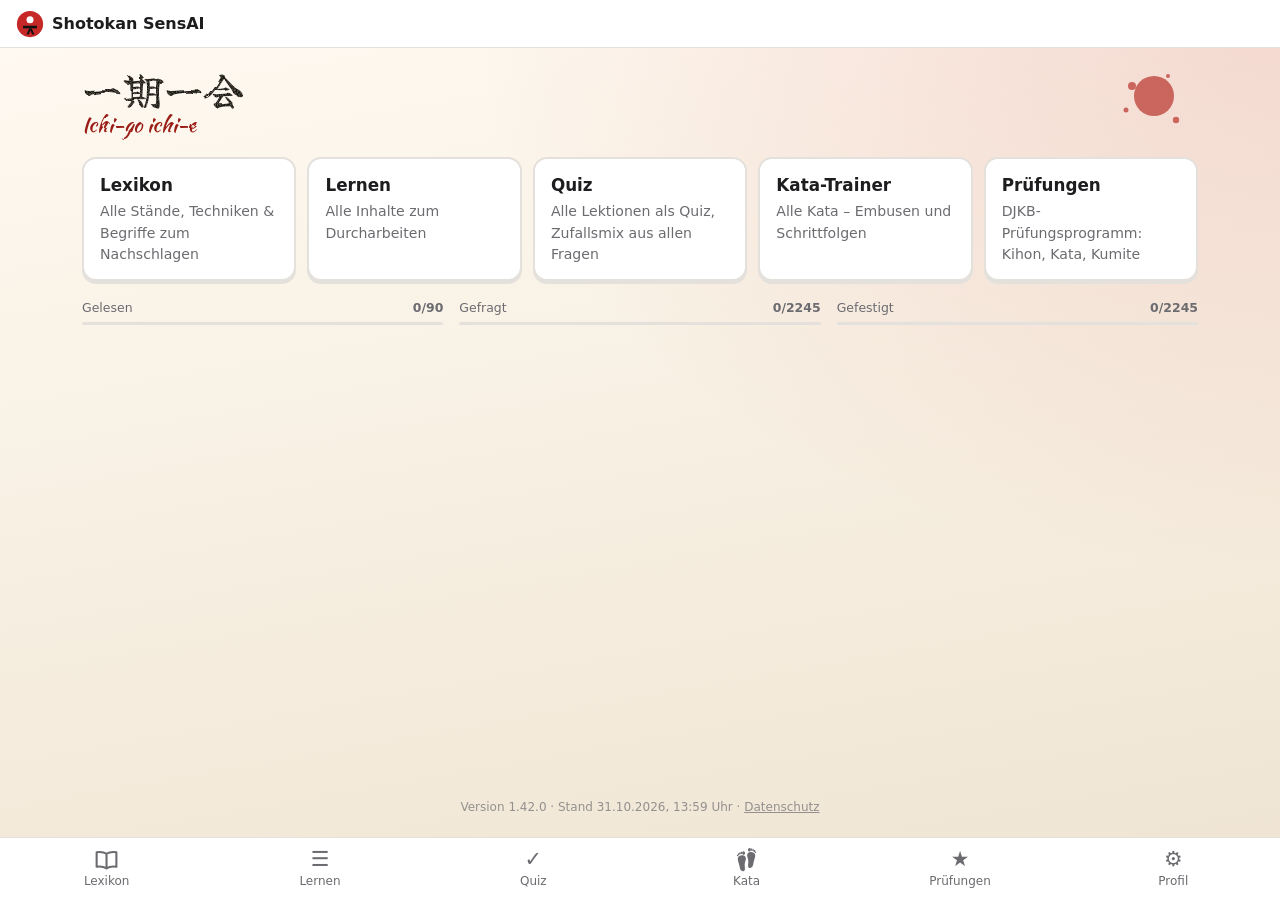
<file: index.html>
<!DOCTYPE html>
<html lang="de">

<head>
  <meta charset="utf-8">
  <meta name="viewport" content="width=device-width, initial-scale=1">
  <meta name="description"
    content="Shotokan-Karate lernen: Grundschule, Kihon, Kumite, DJKB-Prüfungsprogramm und Kata-Wissen mit Quiz.">
  <meta http-equiv="Content-Security-Policy"
    content="default-src 'self'; img-src 'self' data: blob:; style-src 'self'; script-src 'self'; object-src 'none'; base-uri 'self'">
  <title>Shotokan SensAI</title>
  <link rel="icon" href="assets/icon.svg?v=1.42.0" type="image/svg+xml">
  <link rel="stylesheet" href="css/style.css?v=1.42.0">
</head>

<body>
  <header class="topbar">
    <a href="#/" class="brand" aria-label="Startseite">
      <img src="assets/icon.svg?v=1.42.0" alt="" width="28" height="28">
      <span>Shotokan SensAI</span>
    </a>
  </header>

  <!-- Startseite schon im HTML, damit sie sofort erscheint (bevor die Skripte geladen sind).
       Muss zu viewStart() in js/app.js passen – smoke.html prüft das. -->
  <main id="app" tabindex="-1">
    <section class="hero"><div class="hero-deko" aria-hidden="true"><svg class="hero-filter" width="0" height="0">
      <filter id="hero-tusche"><feTurbulence type="fractalNoise" baseFrequency=".045" numOctaves="3" seed="7" result="t"/><feDisplacementMap in="SourceGraphic" in2="t" scale="5" result="d"/><feTurbulence type="fractalNoise" baseFrequency=".9" numOctaves="2" seed="3" result="g"/><feColorMatrix in="g" type="matrix" values="0 0 0 0 0  0 0 0 0 0  0 0 0 0 0  0 0 0 -0.9 1.35" result="m"/><feComposite in="d" in2="m" operator="in"/></filter>
      <filter id="hero-pinsel"><feTurbulence type="fractalNoise" baseFrequency=".05" numOctaves="2" seed="2"/><feDisplacementMap in="SourceGraphic" scale="2.5"/></filter>
    </svg>
    <svg class="hero-spritzer" viewBox="0 0 120 80"><circle cx="86" cy="30" r="20"/><circle cx="64" cy="20" r="4"/><circle cx="58" cy="44" r="2.5"/><circle cx="108" cy="54" r="3.2"/><circle cx="100" cy="10" r="2"/></svg></div><h1><span class="hero-kanji" lang="ja">一期一会</span><span class="hero-romaji">Ichi-go ichi-e</span></h1></section>
    <div class="tiles">
      <a class="tile" href="#/lexikon"><h3>Lexikon</h3><p>Alle Stände, Techniken &amp; Begriffe zum Nachschlagen</p></a>
      <a class="tile" href="#/wissen"><h3>Lernen</h3><p>Alle Inhalte zum Durcharbeiten</p></a>
      <a class="tile" href="#/quiz"><h3>Quiz</h3><p>Alle Lektionen als Quiz, Zufallsmix aus allen Fragen</p></a>
      <a class="tile" href="#/ansage"><h3>Kata-Trainer</h3><p>Alle Kata – Embusen und Schrittfolgen</p></a>
      <a class="tile" href="#/exam"><h3>Prüfungen</h3><p>DJKB-Prüfungsprogramm: Kihon, Kata, Kumite</p></a>
    </div>
  </main>

  <nav class="bottombar" aria-label="Hauptnavigation">
    <a href="#/lexikon" data-nav="lexikon"><span class="ico"><svg class="ico-svg ico-linie" viewBox="0 0 24 24" aria-hidden="true"><path d="M12 6.5C9.5 4.8 6 4.5 2.5 5v14c3.5-.5 7 0 9.5 1.6 2.5-1.6 6-2.1 9.5-1.6V5c-3.5-.5-7-.2-9.5 1.5ZM12 6.5v14"/></svg></span>Lexikon</a>
    <a href="#/wissen" data-nav="wissen"><span class="ico">&#9776;</span>Lernen</a>
    <a href="#/quiz" data-nav="quiz"><span class="ico">&#10003;</span>Quiz</a>
    <a href="#/ansage" data-nav="ansage"><span class="ico"><svg class="ico-svg" viewBox="-32 -42 64 76" aria-hidden="true"><defs><g id="ico-fuss"><path d="M0,26 C-7,26 -9.5,20 -9.5,12 C-9.5,4 -12,-5 -12,-12 C-12,-19.5 -6,-23 1,-23 C8,-23 13,-19.5 13,-12.5 C13,-6 7.5,-1 6.5,7 C5.5,15 7,26 0,26Z"/><ellipse cx="8.2" cy="-28.5" rx="4.4" ry="5.4"/><ellipse cx="1.8" cy="-30" rx="2.8" ry="3.4"/><ellipse cx="-3.2" cy="-29" rx="2.6" ry="3.2"/><ellipse cx="-7.6" cy="-27" rx="2.4" ry="2.9"/><ellipse cx="-11" cy="-23.8" rx="2.1" ry="2.5"/></g></defs><use href="#ico-fuss" transform="translate(-13 6) rotate(-8)"/><use href="#ico-fuss" transform="translate(13 -4) rotate(8) scale(-1 1)"/></svg></span>Kata</a>
    <a href="#/exam" data-nav="exam"><span class="ico">&#9733;</span>Prüfungen</a>
    <a href="#/stats" data-nav="stats"><span class="ico">&#9881;</span>Profil</a>
  </nav>

  <script src="js/core.js?v=1.42.0"></script>
  <script src="js/graphics.js?v=1.42.0"></script>
  <script src="js/graphics-tech.js?v=1.42.0"></script>
  <script src="js/graphics-ashi.js?v=1.42.0"></script>
  <script src="js/figur3d.js?v=1.42.0"></script>
  <script src="js/figur-posen.js?v=1.42.0"></script>
  <script src="js/figur-app.js?v=1.42.0"></script>
  <script src="data/grades.js?v=1.42.0"></script>
  <script src="data/glossary.js?v=1.42.0"></script>
  <script src="data/units-general.js?v=1.42.0"></script>
  <script src="data/questions-general.js?v=1.42.0"></script>
  <script src="data/kata-intro.js?v=1.42.0"></script>
  <script src="data/kata-heian.js?v=1.42.0"></script>
  <script src="data/kata-tekki.js?v=1.42.0"></script>
  <script src="data/kata-sentei.js?v=1.42.0"></script>
  <script src="data/legacy-ids.js?v=1.42.0"></script>
  <script src="js/kata-gen.js?v=1.42.0"></script>
  <script src="js/kata-ansage.js?v=1.42.0"></script>
  <script src="js/srs.js?v=1.42.0"></script>
  <script src="js/quiz.js?v=1.42.0"></script>
  <script src="js/app.js?v=1.42.0"></script>
</body>

</html>
</file>
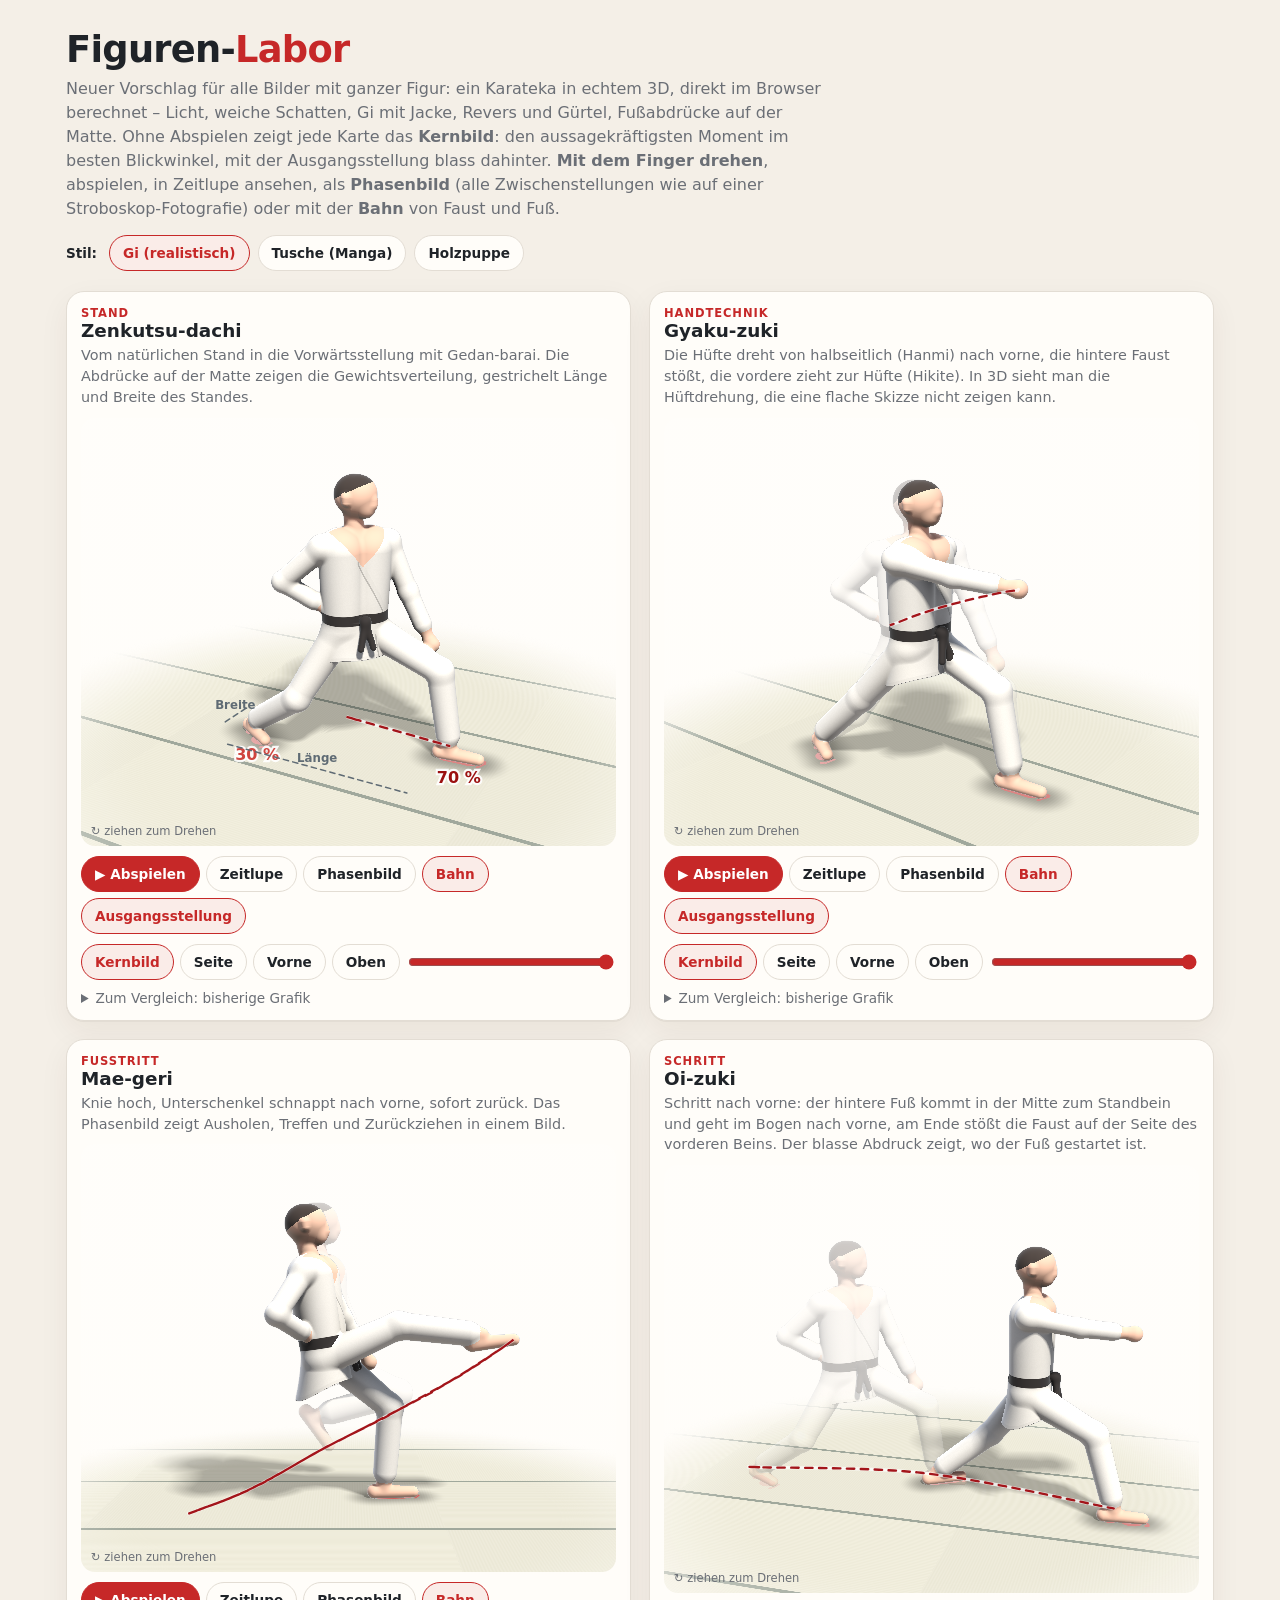
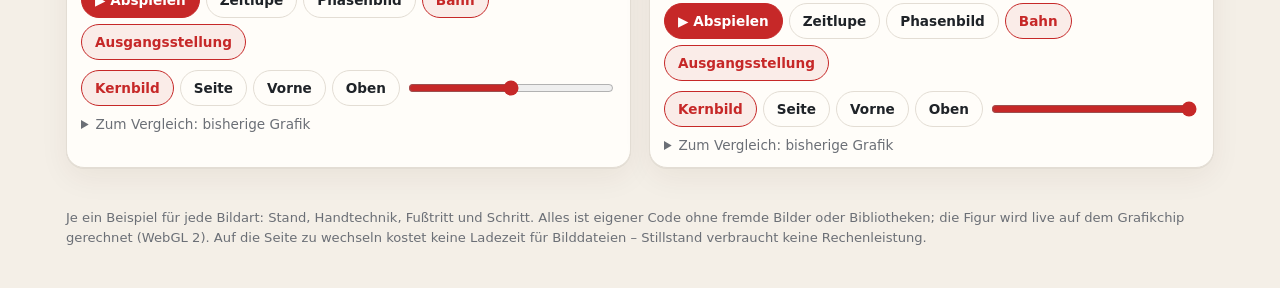
<file: labor/figuren.html>
<!DOCTYPE html>
<html lang="de">

<head>
  <meta charset="utf-8">
  <meta name="viewport" content="width=device-width, initial-scale=1">
  <title>Figuren-Labor</title>
  <style>
    :root {
      --red: #c62828;
      --ink: #1f2328;
      --muted: #6b6f76;
      --line: #e3ddd4;
      --card: #fffdf9;
      --bg: #f4efe7;
    }

    @media (prefers-color-scheme: dark) {
      :root:not([data-theme="light"]) {
        --ink: #ece7e0;
        --muted: #a39e97;
        --line: #3a3530;
        --card: #24211e;
        --bg: #181614;
        color-scheme: dark;
      }
    }

    :root[data-theme="dark"] {
      --ink: #ece7e0;
      --muted: #a39e97;
      --line: #3a3530;
      --card: #24211e;
      --bg: #181614;
      color-scheme: dark;
    }

    * {
      box-sizing: border-box;
    }

    body {
      margin: 0;
      font-family: system-ui, "Segoe UI", Roboto, sans-serif;
      background: var(--bg);
      color: var(--ink);
    }

    header {
      max-width: 1180px;
      margin: 0 auto;
      padding-block: 28px 8px;
      padding-left: max(16px, env(safe-area-inset-left, 0px));
      padding-right: max(16px, env(safe-area-inset-right, 0px));
    }

    h1 {
      margin: 0 0 6px;
      font-size: clamp(1.6rem, 4vw, 2.3rem);
      letter-spacing: -0.02em;
    }

    h1 span {
      color: var(--red);
    }

    .lead {
      margin: 0 0 14px;
      color: var(--muted);
      max-width: 760px;
      line-height: 1.5;
    }

    .styles {
      display: flex;
      flex-wrap: wrap;
      gap: 8px;
      align-items: center;
      margin: 8px 0 4px;
    }

    .styles b {
      font-size: 0.85rem;
      margin-right: 4px;
    }

    button,
    .chip {
      font: inherit;
      font-size: 0.85rem;
      font-weight: 650;
      border: 1.5px solid var(--line);
      background: var(--card);
      color: var(--ink);
      border-radius: 999px;
      padding: 7px 13px;
      cursor: pointer;
      min-height: 36px;
    }

    button[aria-pressed="true"] {
      border-color: var(--red);
      color: var(--red);
      background: color-mix(in srgb, var(--red) 8%, var(--card));
    }

    button.play {
      background: var(--red);
      border-color: var(--red);
      color: #fff;
    }

    main {
      max-width: 1180px;
      margin: 0 auto;
      padding-block: 8px 40px;
      padding-left: max(16px, env(safe-area-inset-left, 0px));
      padding-right: max(16px, env(safe-area-inset-right, 0px));
      display: grid;
      grid-template-columns: repeat(auto-fill, minmax(min(100%, 520px), 1fr));
      gap: 18px;
    }

    .card {
      background: var(--card);
      border: 1px solid var(--line);
      border-radius: 18px;
      padding: 14px;
      box-shadow: 0 1px 0 var(--line), 0 10px 30px rgba(60, 40, 20, 0.06);
    }

    .card h2 {
      margin: 0;
      font-size: 1.15rem;
    }

    .card .kind {
      font-size: 0.72rem;
      font-weight: 800;
      letter-spacing: 0.08em;
      text-transform: uppercase;
      color: var(--red);
    }

    .card p {
      margin: 4px 0 10px;
      color: var(--muted);
      font-size: 0.9rem;
      line-height: 1.45;
    }

    .stage {
      position: relative;
      border-radius: 14px;
      overflow: hidden;
      background: radial-gradient(120% 90% at 50% 20%, color-mix(in srgb, var(--card) 70%, #fff), var(--card));
      touch-action: none;
      cursor: grab;
    }

    .stage canvas {
      display: block;
      width: 100%;
      aspect-ratio: 5 / 4;
    }

    .stage .hint {
      position: absolute;
      left: 10px;
      bottom: 8px;
      font-size: 0.72rem;
      color: var(--muted);
      pointer-events: none;
    }

    .row {
      display: flex;
      flex-wrap: wrap;
      gap: 6px;
      margin-top: 10px;
      align-items: center;
    }

    input[type="range"] {
      flex: 1 1 140px;
      accent-color: var(--red);
    }

    details {
      margin-top: 10px;
      font-size: 0.85rem;
      color: var(--muted);
    }

    details .old {
      max-width: 260px;
      margin-top: 6px;
    }

    details .old svg {
      width: 100%;
      height: auto;
    }

    .fallback {
      padding: 30px 16px;
      text-align: center;
      color: var(--muted);
    }

    footer {
      max-width: 1180px;
      margin: 0 auto;
      padding-block: 0 40px;
      padding-left: max(16px, env(safe-area-inset-left, 0px));
      padding-right: max(16px, env(safe-area-inset-right, 0px));
      color: var(--muted);
      font-size: 0.82rem;
      line-height: 1.5;
    }
  </style>
</head>

<body>
  <header>
    <h1>Figuren-<span>Labor</span></h1>
    <p class="lead">Neuer Vorschlag für alle Bilder mit ganzer Figur: ein Karateka in echtem 3D, direkt im Browser berechnet – Licht, weiche Schatten, Gi mit Jacke, Revers und Gürtel, Fußabdrücke auf der Matte. Ohne Abspielen zeigt jede Karte das <b>Kernbild</b>: den aussagekräftigsten Moment im besten Blickwinkel, mit der Ausgangsstellung blass dahinter. <b>Mit dem Finger drehen</b>, abspielen, in Zeitlupe ansehen, als <b>Phasenbild</b> (alle Zwischenstellungen wie auf einer Stroboskop-Fotografie) oder mit der <b>Bahn</b> von Faust und Fuß.</p>
    <div class="styles" role="group" aria-label="Stil">
      <b>Stil:</b>
      <button data-style="0" aria-pressed="true">Gi (realistisch)</button>
      <button data-style="1" aria-pressed="false">Tusche (Manga)</button>
      <button data-style="2" aria-pressed="false">Holzpuppe</button>
    </div>
  </header>
  <main id="cards"></main>
  <footer>Je ein Beispiel für jede Bildart: Stand, Handtechnik, Fußtritt und Schritt. Alles ist eigener Code ohne fremde Bilder oder Bibliotheken; die Figur wird live auf dem Grafikchip gerechnet (WebGL&nbsp;2). Auf die Seite zu wechseln kostet keine Ladezeit für Bilddateien – Stillstand verbraucht keine Rechenleistung.</footer>

  <script src="../js/core.js"></script>
  <script src="../js/graphics.js"></script>
  <script src="../js/graphics-tech.js"></script>
  <script src="../js/figur3d.js"></script>
  <script>
    (function () {
      'use strict';
      const F = window.Figur3D;
      const { add, mul } = F.v;

      // ---------- Posen ----------
      // Brustkoordinaten der Hände: x = links, y = oben, z = vorne (Meter)
      const HIKITE_R = [-0.15, -0.37, -0.03];
      const HIKITE_L = [0.15, -0.37, -0.03];
      const GEDAN_L = [0.37, -0.55, 0.14];
      const PUNCH_R = [0.0, -0.13, 0.53];
      const YOI = { pelvis: [0, 0.9, 0.0], yaw: 0, L: { x: 0.17, z: 0.0, yaw: 15 }, R: { x: -0.17, z: 0.0, yaw: -15 }, hL: [0.1, -0.42, 0.13], hR: [-0.1, -0.42, 0.13], w: [0.5, 0.5] };
      const ZK = { pelvis: [0, 0.7, 0.1], yaw: -40, L: { x: 0.12, z: 0.62, yaw: 4 }, R: { x: -0.13, z: -0.5, yaw: -32 }, hL: GEDAN_L, hR: HIKITE_R, w: [0.7, 0.3] };
      const ZK_GZ = Object.assign({}, ZK, { pelvis: [0, 0.7, 0.13], yaw: 0, hL: HIKITE_L, hR: PUNCH_R });
      const CHAMBER = { pelvis: [0, 0.8, 0.3], yaw: -12, lean: -4, L: { x: 0.12, z: 0.62, yaw: 4 }, R: { x: -0.08, z: 0.26, y: 0.5, yaw: 0, pitch: -55, kp: [0, 0.5, 1] }, hL: GEDAN_L, hR: HIKITE_R, w: [1, 0] };
      const KICK = Object.assign({}, CHAMBER, { lean: -9, R: { x: -0.08, z: 1.12, y: 0.93, yaw: 0, pitch: 8, kp: [0, 1, 0.3] } });
      const OI_MID = { pelvis: [0, 0.71, 0.6], yaw: -18, L: { x: 0.12, z: 0.62, yaw: 10 }, R: { x: -0.01, z: 0.58, y: 0.11, yaw: 0, pitch: 0 }, hL: GEDAN_L, hR: HIKITE_R, w: [1, 0] };
      const OI_END = { pelvis: [0, 0.7, 1.22], yaw: 0, L: { x: 0.12, z: 0.62, yaw: 32 }, R: { x: -0.13, z: 1.74, yaw: 4 }, hL: HIKITE_L, hR: PUNCH_R, w: [0.3, 0.7] };

      const foot = (J, s, a, w) => ({ heel: J['heel' + s], toe: J['toe' + s], w, a, side: s });
      const grounded = (J, s) => J['ankle' + s][1] < 0.12;
      const decalsOf = (J, P) => ['L', 'R'].filter((s) => grounded(J, s)).map((s) => foot(J, s, 1, P.w[s === 'L' ? 0 : 1]));

      const EX = [
        {
          kind: 'Stand', title: 'Zenkutsu-dachi', text: 'Vom natürlichen Stand in die Vorwärtsstellung mit Gedan-barai. Die Abdrücke auf der Matte zeigen die Gewichtsverteilung, gestrichelt Länge und Breite des Standes.',
          keys: [{ t: 0, p: YOI }, { t: 0.15, p: YOI }, { t: 0.85, p: ZK, e: 'io' }],
          dur: 2.2, start: 1, eff: (J) => J.ankleL, ghost: [],
          cam: { target: [0, 0.68, 0.06], dist: 4.3, yaw: -62, pitch: 20 },
          labels: true, old: () => SK.gfx.stanceSideSvg('zenkutsu'),
        },
        {
          kind: 'Handtechnik', title: 'Gyaku-zuki', text: 'Die Hüfte dreht von halbseitlich (Hanmi) nach vorne, die hintere Faust stößt, die vordere zieht zur Hüfte (Hikite). In 3D sieht man die Hüftdrehung, die eine flache Skizze nicht zeigen kann.',
          keys: [{ t: 0, p: ZK }, { t: 0.25, p: ZK }, { t: 0.6, p: ZK_GZ, e: 'kime' }],
          dur: 1.5, start: 1, eff: (J) => J.fistR, ghost: [0],
          cam: { target: [0, 0.78, 0.2], dist: 4.0, yaw: -52, pitch: 16 },
          old: () => SK.gfx.MOVES['gyaku-zuki'](),
        },
        {
          kind: 'Fußtritt', title: 'Mae-geri', text: 'Knie hoch, Unterschenkel schnappt nach vorne, sofort zurück. Das Phasenbild zeigt Ausholen, Treffen und Zurückziehen in einem Bild.',
          keys: [{ t: 0, p: ZK }, { t: 0.12, p: ZK }, { t: 0.36, p: CHAMBER }, { t: 0.5, p: KICK, e: 'kime' }, { t: 0.64, p: CHAMBER }, { t: 0.9, p: ZK }],
          dur: 2.0, start: 0.5, eff: (J) => J.toeR, ghost: [0.36],
          cam: { target: [0, 0.8, 0.42], dist: 4.3, yaw: -90, pitch: 6 },
          old: () => SK.gfx.MOVES['mae-geri'](),
        },
        {
          kind: 'Schritt', title: 'Oi-zuki', text: 'Schritt nach vorne: der hintere Fuß kommt in der Mitte zum Standbein und geht im Bogen nach vorne, am Ende stößt die Faust auf der Seite des vorderen Beins. Der blasse Abdruck zeigt, wo der Fuß gestartet ist.',
          keys: [{ t: 0, p: ZK }, { t: 0.12, p: ZK }, { t: 0.5, p: OI_MID }, { t: 0.82, p: OI_END, e: 'kime' }],
          dur: 2.0, start: 1, eff: (J) => J.ankleR, ghostR: true, ghost: [0],
          cam: { target: [0, 0.72, 0.62], dist: 4.8, yaw: -74, pitch: 16 },
          old: () => SK.gfx.MOVES['oi-zuki'](),
        },
      ];

      let style = 0;
      const views = [];
      const root = document.getElementById('cards');
      if (!F.ok()) {
        root.innerHTML = '<div class="fallback">Dieser Browser kann kein WebGL 2 – hier würde die bisherige Grafik erscheinen.</div>';
        return;
      }

      EX.forEach((ex) => {
        const card = document.createElement('article');
        card.className = 'card';
        card.innerHTML = `<div class="kind">${ex.kind}</div><h2>${ex.title}</h2><p>${ex.text}</p>
          <div class="stage"><canvas></canvas><span class="hint">↻ ziehen zum Drehen</span></div>
          <div class="row">
            <button class="play">▶ Abspielen</button>
            <button data-t="slow" aria-pressed="false">Zeitlupe</button>
            <button data-t="phase" aria-pressed="false">Phasenbild</button>
            <button data-t="trail" aria-pressed="true">Bahn</button>
            <button data-t="ghostOn" aria-pressed="true">Ausgangsstellung</button>
          </div>
          <div class="row">
            <button data-v="kern" aria-pressed="true" title="Bester Moment und Blickwinkel">Kernbild</button>
            <button data-v="seite" aria-pressed="false">Seite</button>
            <button data-v="vorne" aria-pressed="false">Vorne</button>
            <button data-v="oben" aria-pressed="false">Oben</button>
            <input type="range" min="0" max="1000" value="${Math.round(ex.start * 1000)}" aria-label="Zeitpunkt">
          </div>
          <details><summary>Zum Vergleich: bisherige Grafik</summary><div class="old"></div></details>`;
        root.append(card);
        const cv = card.querySelector('canvas');
        const v = {
          ex, cv, ctx: cv.getContext('2d'), card,
          pose: F.timeline(ex.keys), t: ex.start, playing: false, slow: false, phase: false, trail: true, ghostOn: true,
          cam: Object.assign({}, ex.cam), home: Object.assign({}, ex.cam), dirty: true, visible: true,
        };
        v.start = F.solve(v.pose(0));
        views.push(v);
        const play = card.querySelector('.play');
        const range = card.querySelector('input[type=range]');
        v.range = range;
        v.playBtn = play;
        play.onclick = () => {
          v.playing = !v.playing;
          if (v.playing && v.t >= 1) v.t = 0;
          play.textContent = v.playing ? '❚❚ Pause' : '▶ Abspielen';
          v.dirty = true;
        };
        card.querySelectorAll('[data-t]').forEach((b) => (b.onclick = () => {
          const k = b.dataset.t;
          v[k] = !v[k];
          b.setAttribute('aria-pressed', String(v[k]));
          v.dirty = true;
        }));
        const presets = { kern: v.home.yaw, seite: -90, vorne: 0, oben: null };
        card.querySelectorAll('[data-v]').forEach((b) => (b.onclick = () => {
          card.querySelectorAll('[data-v]').forEach((x) => x.setAttribute('aria-pressed', String(x === b)));
          const k = b.dataset.v;
          if (k === 'oben') Object.assign(v.cam, { yaw: v.home.yaw, pitch: 84 });
          else if (k === 'kern') {
            // Kernbild: der aussagekräftigste Moment aus dem Blickwinkel, in dem man die Technik am besten erkennt
            Object.assign(v.cam, v.home);
            v.t = ex.start;
            v.playing = false;
            play.textContent = '▶ Abspielen';
          } else Object.assign(v.cam, { yaw: presets[k], pitch: 6 });
          v.dirty = true;
        }));
        range.oninput = () => { v.t = range.value / 1000; v.playing = false; play.textContent = '▶ Abspielen'; v.dirty = true; };
        // Drehen mit Finger oder Maus
        let drag = null;
        const stage = card.querySelector('.stage');
        stage.addEventListener('pointerdown', (e) => { drag = [e.clientX, e.clientY]; stage.setPointerCapture(e.pointerId); stage.style.cursor = 'grabbing'; });
        stage.addEventListener('pointermove', (e) => {
          if (!drag) return;
          v.cam.yaw -= (e.clientX - drag[0]) * 0.45;
          v.cam.pitch = Math.max(-4, Math.min(86, v.cam.pitch + (e.clientY - drag[1]) * 0.35));
          drag = [e.clientX, e.clientY];
          v.dragging = true;
          v.dirty = true;
        });
        const up = () => { drag = null; stage.style.cursor = ''; v.dragging = false; v.dirty = true; };
        stage.addEventListener('pointerup', up);
        stage.addEventListener('pointercancel', up);
        stage.addEventListener('dblclick', () => { Object.assign(v.cam, v.home); v.dirty = true; });
        if (window.SK && SK.gfx && ex.old) card.querySelector('.old').innerHTML = ex.old();
      });

      document.querySelectorAll('[data-style]').forEach((b) => (b.onclick = () => {
        style = Number(b.dataset.style);
        document.querySelectorAll('[data-style]').forEach((x) => x.setAttribute('aria-pressed', String(x === b)));
        views.forEach((v) => (v.dirty = true));
      }));

      const io = new IntersectionObserver((es) => es.forEach((e) => { const v = views.find((x) => x.card === e.target); v.visible = e.isIntersecting; if (v.visible) v.dirty = true; }));
      views.forEach((v) => io.observe(v.card));

      // ---------- Zeichnen ----------
      function overlay(v, C, P, J) {
        const g = v.ctx;
        const s = v.cv.height / 400;
        g.save();
        if (v.trail && v.ex.eff) {
          const pts = [];
          for (let i = 0; i <= 60; i++) pts.push(C.project(v.ex.eff(F.solve(v.pose(i / 60)))));
          g.lineWidth = 3 * s;
          g.lineCap = 'round';
          g.strokeStyle = 'rgba(255,255,255,.75)';
          g.beginPath();
          pts.forEach((p, i) => (i ? g.lineTo(p[0], p[1]) : g.moveTo(p[0], p[1])));
          g.stroke();
          g.setLineDash([7 * s, 6 * s]);
          g.strokeStyle = '#a3151a';
          g.lineWidth = 2.2 * s;
          g.stroke();
          g.setLineDash([]);
          // Pfeilspitze am Ende der Bahn
          const [a, b] = [pts[pts.length - 6], pts[pts.length - 1]];
          const ang = Math.atan2(b[1] - a[1], b[0] - a[0]);
          if (Math.hypot(b[0] - a[0], b[1] - a[1]) > 2) {
            g.fillStyle = '#a3151a';
            g.beginPath();
            g.moveTo(b[0], b[1]);
            g.lineTo(b[0] - Math.cos(ang - 0.45) * 12 * s, b[1] - Math.sin(ang - 0.45) * 12 * s);
            g.lineTo(b[0] - Math.cos(ang + 0.45) * 12 * s, b[1] - Math.sin(ang + 0.45) * 12 * s);
            g.fill();
          }
        }
        if (v.ex.labels && v.t > 0.8) {
          g.font = `800 ${15 * s}px system-ui, sans-serif`;
          g.textAlign = 'center';
          ['L', 'R'].forEach((k, i) => {
            const p = C.project(add(F.v.mix(J['heel' + k], J['toe' + k], 0.5), [0, 0, 0]));
            const txt = `${Math.round(P.w[i] * 100)} %`;
            g.lineWidth = 4 * s;
            g.strokeStyle = 'rgba(255,255,255,.9)';
            g.strokeText(txt, p[0], p[1] + 26 * s);
            g.fillStyle = P.w[i] >= 0.6 ? '#9b1010' : '#d0453f';
            g.fillText(txt, p[0], p[1] + 26 * s);
          });
          // Länge und Breite als Maßlinien am Boden
          const hl = J.heelL;
          const hr = J.heelR;
          const dim = (a, b, label) => {
            const A = C.project(a);
            const B = C.project(b);
            g.setLineDash([5 * s, 4 * s]);
            g.strokeStyle = '#5f6b74';
            g.lineWidth = 1.4 * s;
            g.beginPath();
            g.moveTo(A[0], A[1]);
            g.lineTo(B[0], B[1]);
            g.stroke();
            g.setLineDash([]);
            g.font = `600 ${11 * s}px system-ui, sans-serif`;
            g.fillStyle = '#5f6b74';
            g.fillText(label, (A[0] + B[0]) / 2, (A[1] + B[1]) / 2 - 6 * s);
          };
          const off = 0.22;
          dim([hr[0] - off, 0.002, hr[2]], [hr[0] - off, 0.002, hl[2]], 'Länge');
          dim([hl[0], 0.002, hr[2] - 0.18], [hr[0], 0.002, hr[2] - 0.18], 'Breite');
        }
        g.restore();
      }

      function render(v) {
        // Stillstand in voller Bildschirmschärfe (bis 3×), beim Abspielen und Drehen bis 2×
        const dpr = Math.min(window.devicePixelRatio || 1, v.playing || v.dragging ? 2 : 3);
        const w = Math.round(v.cv.clientWidth * dpr);
        const h = Math.round(w * 0.8);
        if (v.cv.width !== w || v.cv.height !== h) { v.cv.width = w; v.cv.height = h; }
        const t = Math.min(1, v.t);
        const P = v.pose(t);
        const J = F.solve(P);
        const decals = decalsOf(J, P);
        if (v.ex.ghostR) decals.push(Object.assign(foot(v.start, 'R', 0.35, 0.3)));
        v.ctx.clearRect(0, 0, w, h);
        let C;
        const ghosts = !v.playing && v.ghostOn && !v.phase ? v.ex.ghost.filter((x) => Math.abs(x - t) > 0.05) : [];
        if (ghosts.length) {
          // Standbild: Ausgangsstellung blass hinter der Endstellung
          C = F.draw(v.ctx, w, h, P, v.cam, { mode: 1, style, decals });
          ghosts.forEach((x) => { v.ctx.globalAlpha = 0.3; F.draw(v.ctx, w, h, v.pose(x), v.cam, { mode: 2, style }); });
          v.ctx.globalAlpha = 1;
          F.draw(v.ctx, w, h, P, v.cam, { mode: 2, style });
        } else if (v.phase) {
          // Phasenbild: Boden, blasse Zwischenstellungen, aktuelle Stellung obenauf
          C = F.draw(v.ctx, w, h, P, v.cam, { mode: 1, style, decals });
          const steps = [0.2, 0.35, 0.5, 0.65, 0.8].map((x) => v.ex.keys[0].t + x * (v.ex.keys[v.ex.keys.length - 1].t - v.ex.keys[0].t)).filter((x) => Math.abs(x - t) > 0.04);
          steps.forEach((x) => { v.ctx.globalAlpha = 0.24; F.draw(v.ctx, w, h, v.pose(x), v.cam, { mode: 2, style }); });
          v.ctx.globalAlpha = 1;
          F.draw(v.ctx, w, h, P, v.cam, { mode: 2, style });
        } else {
          C = F.draw(v.ctx, w, h, P, v.cam, { mode: 0, style, decals });
        }
        overlay(v, C, P, J);
        v.range.value = Math.round(t * 1000);
      }

      window.labViews = views;
      let last = performance.now();
      function loop(now) {
        const dt = Math.min(0.05, (now - last) / 1000);
        last = now;
        views.forEach((v) => {
          if (!v.visible) return;
          if (v.playing) {
            v.t += (dt / v.ex.dur) * (v.slow ? 0.25 : 1);
            if (v.t > 1.35) v.t = 0;
            v.dirty = true;
          }
          if (v.dirty) { v.dirty = false; render(v); }
        });
        requestAnimationFrame(loop);
      }
      window.addEventListener('resize', () => views.forEach((v) => (v.dirty = true)));
      requestAnimationFrame(loop);
    })();
  </script>
</body>

</html>
</file>
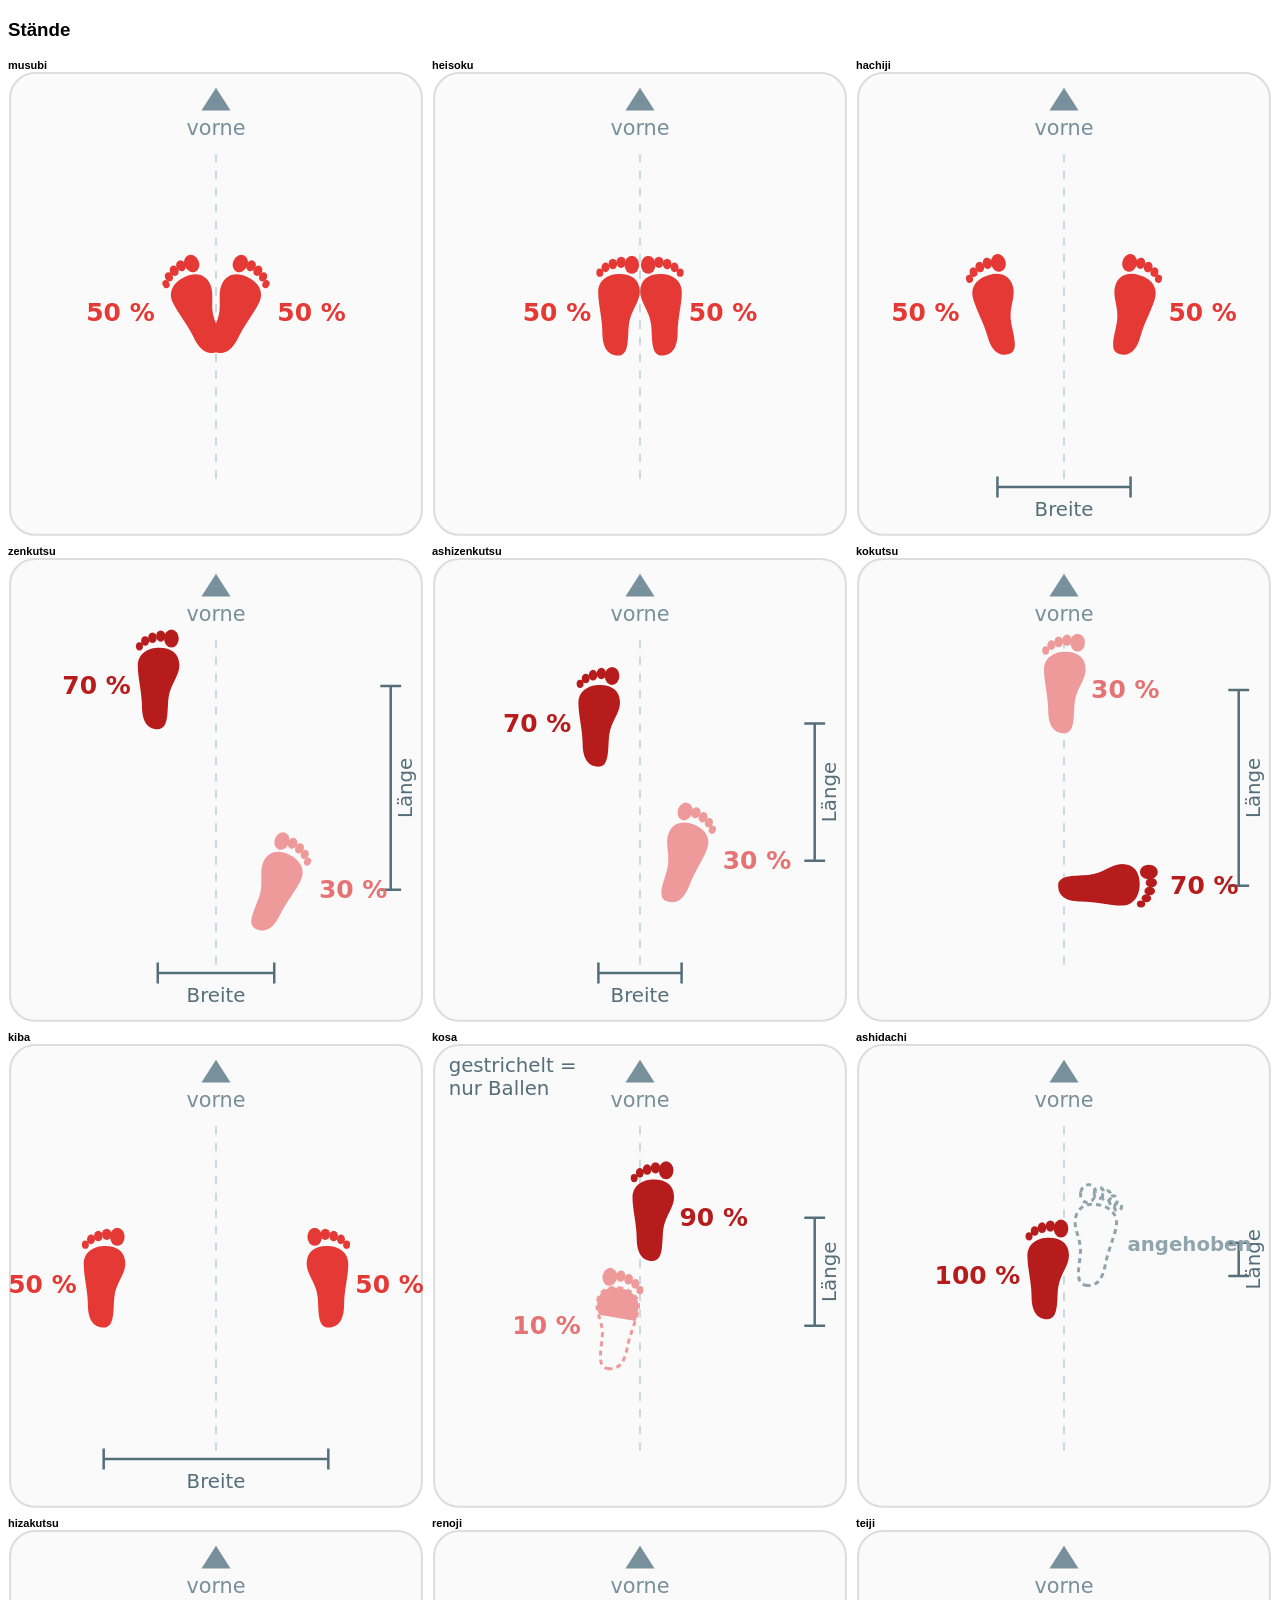
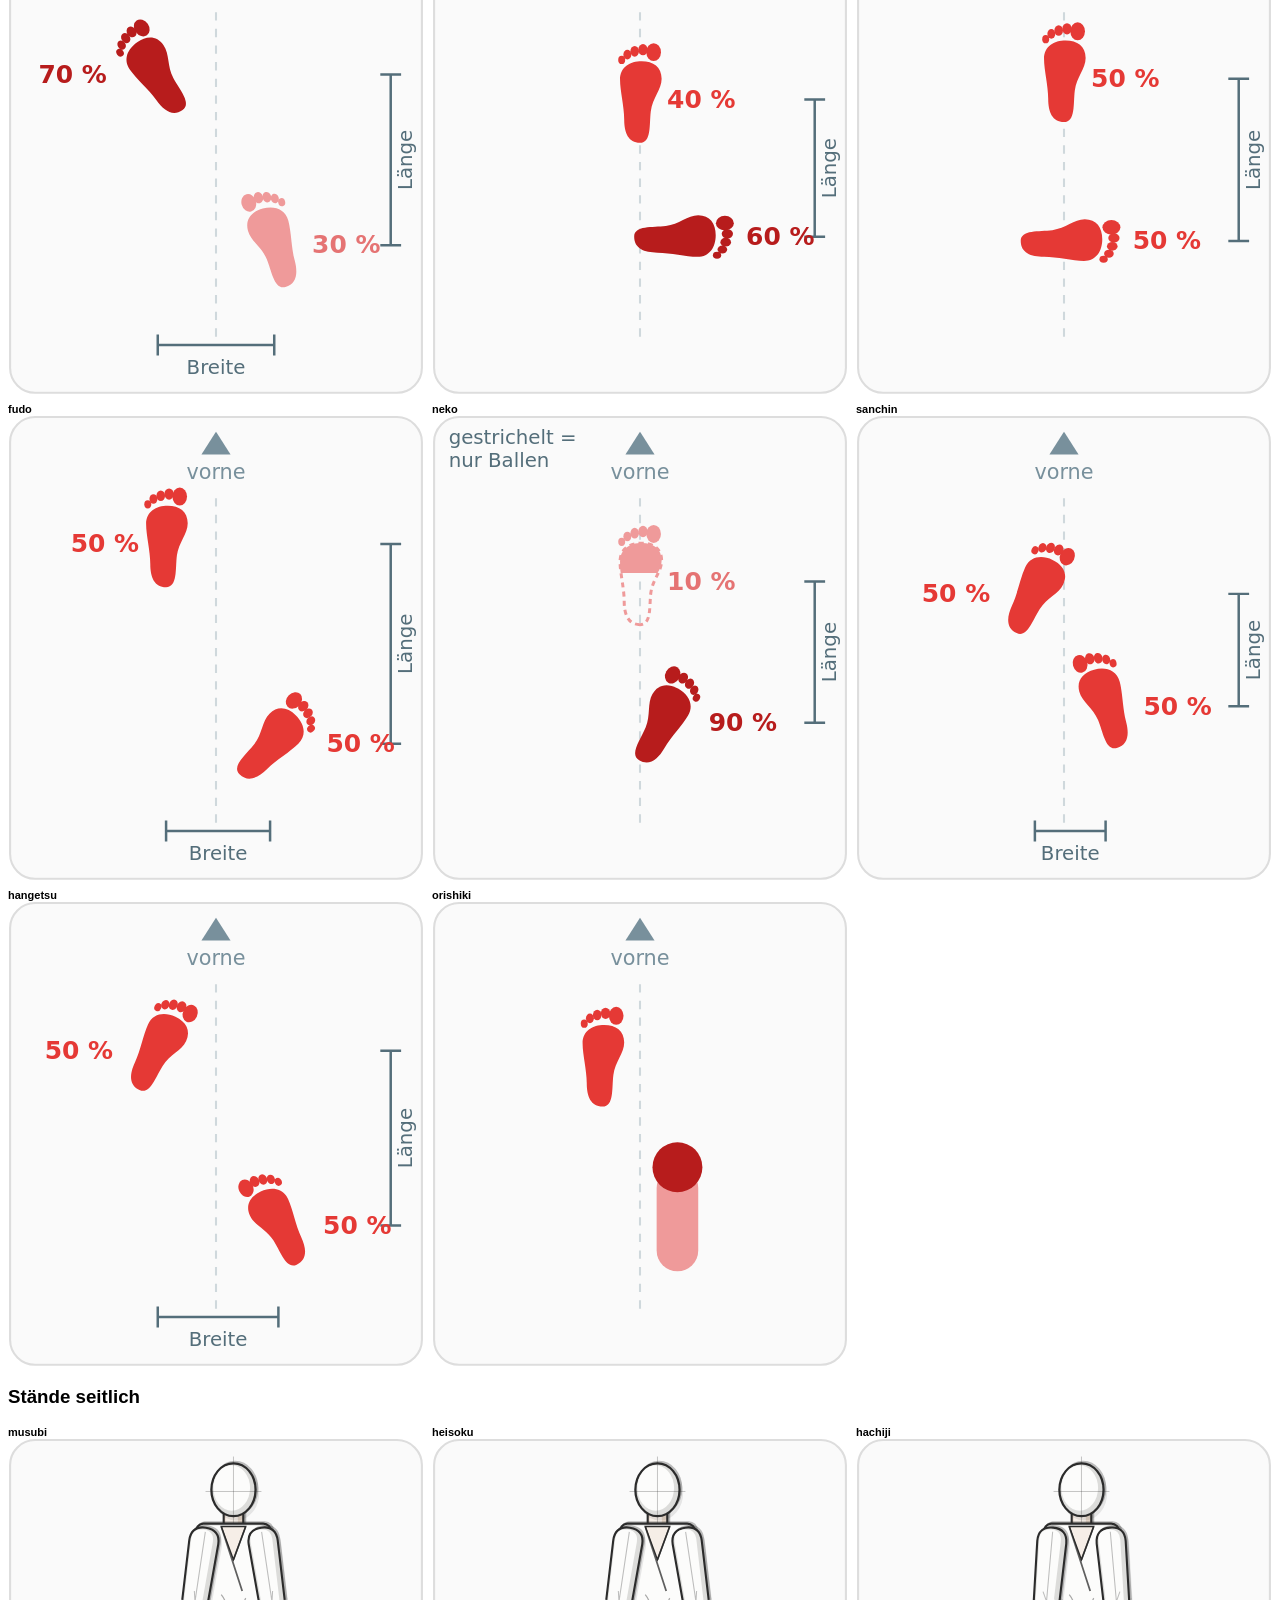
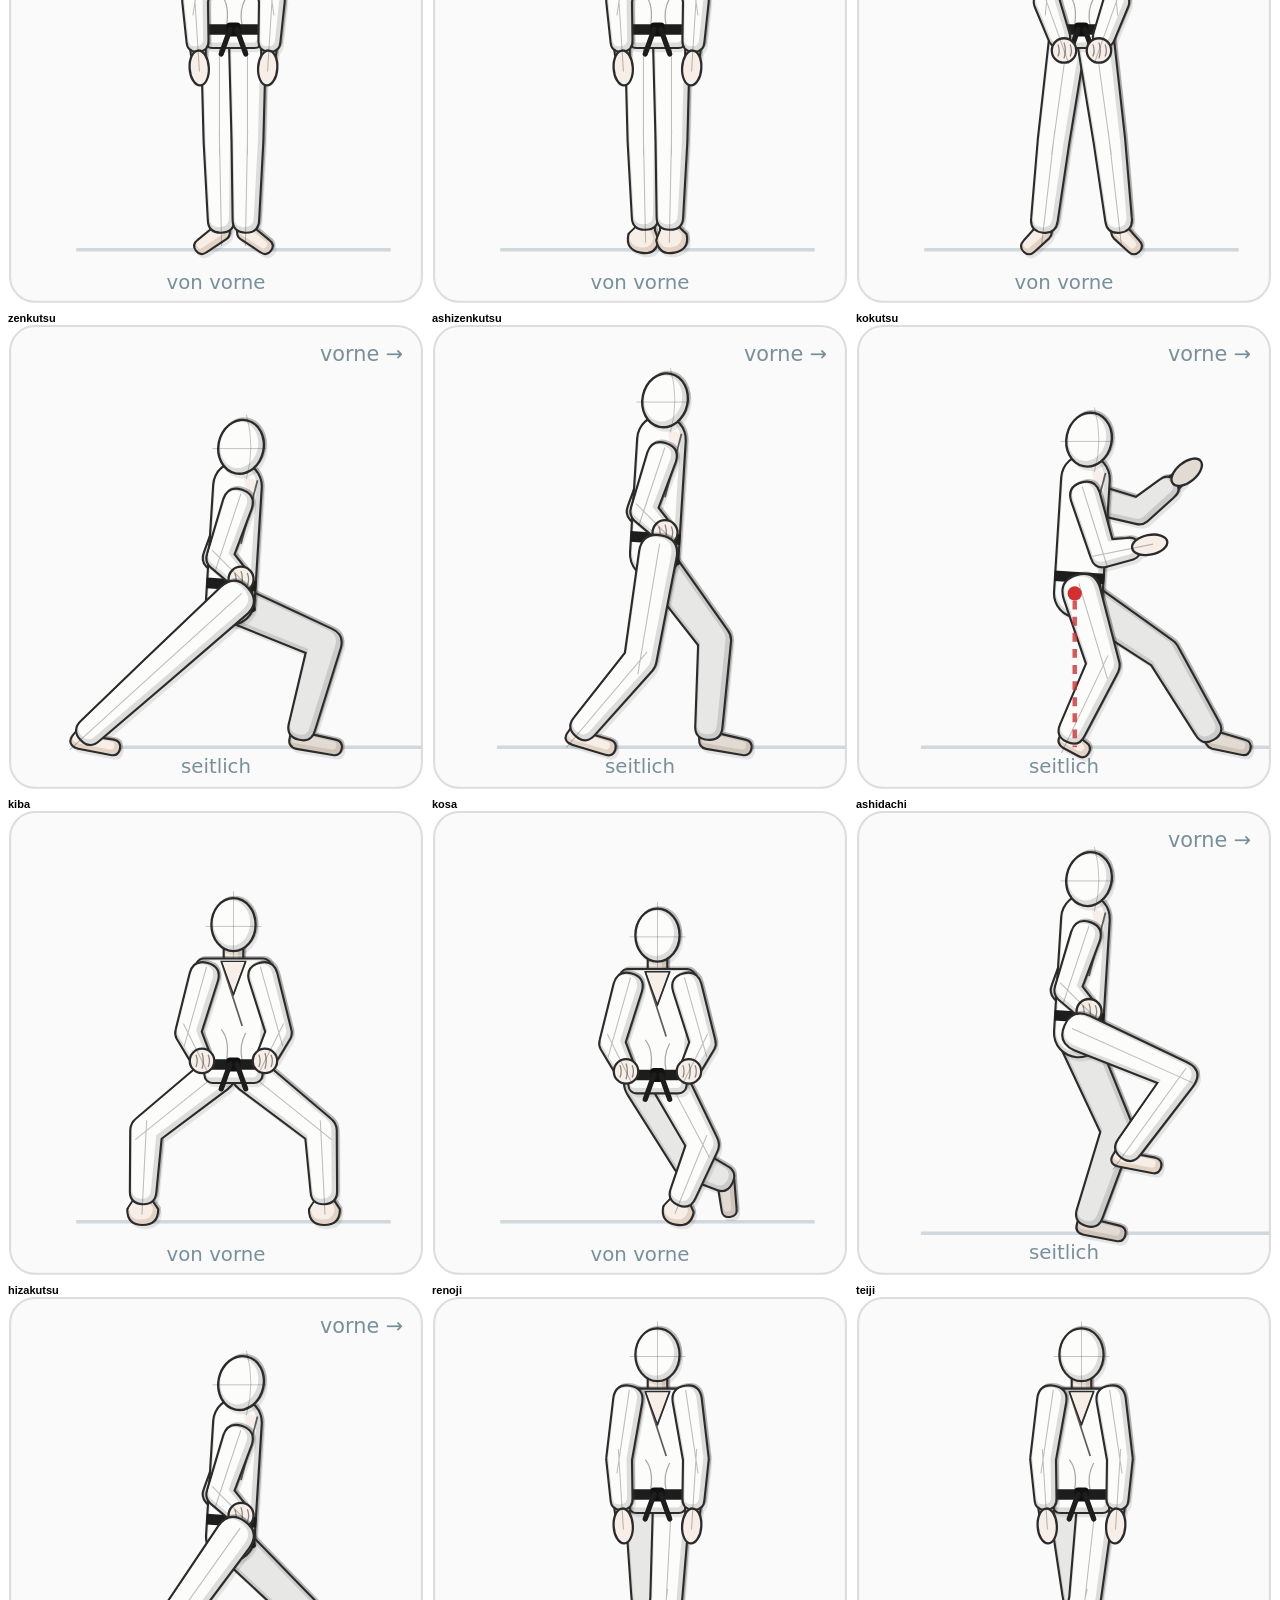
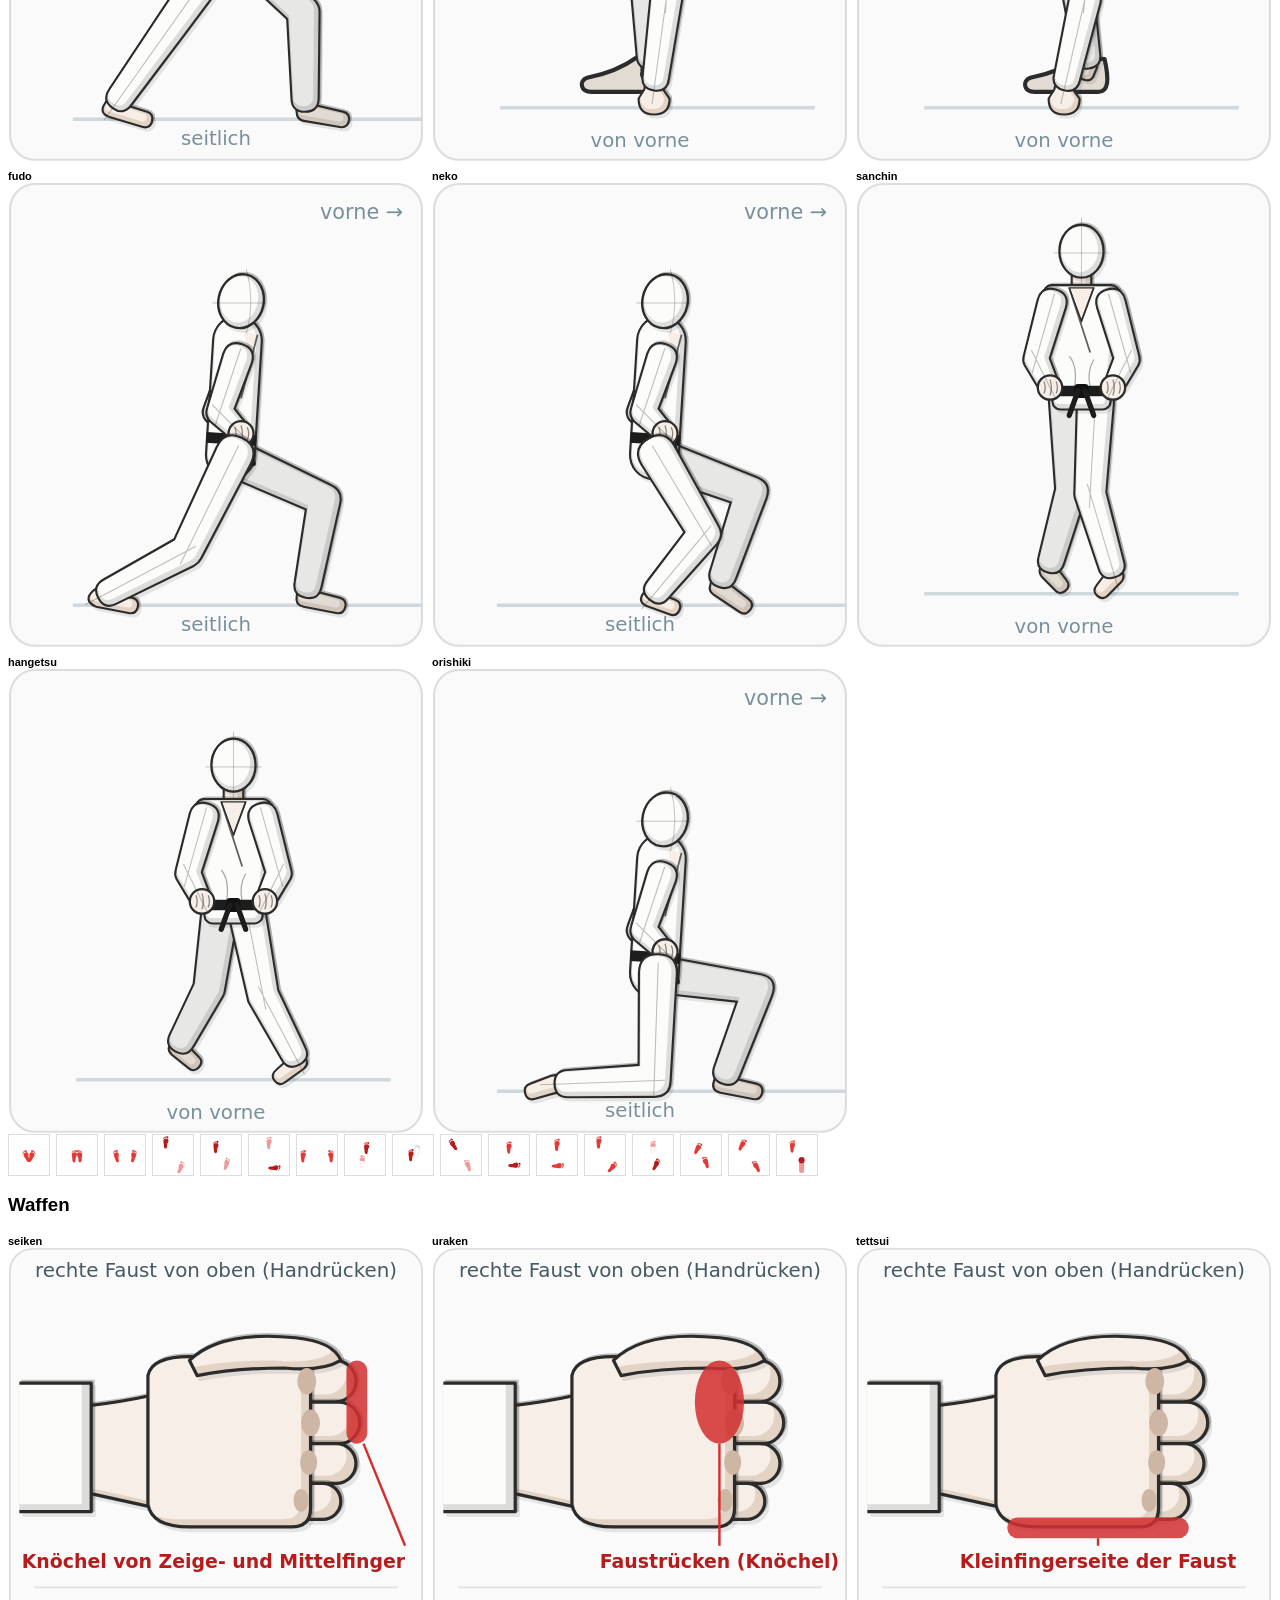
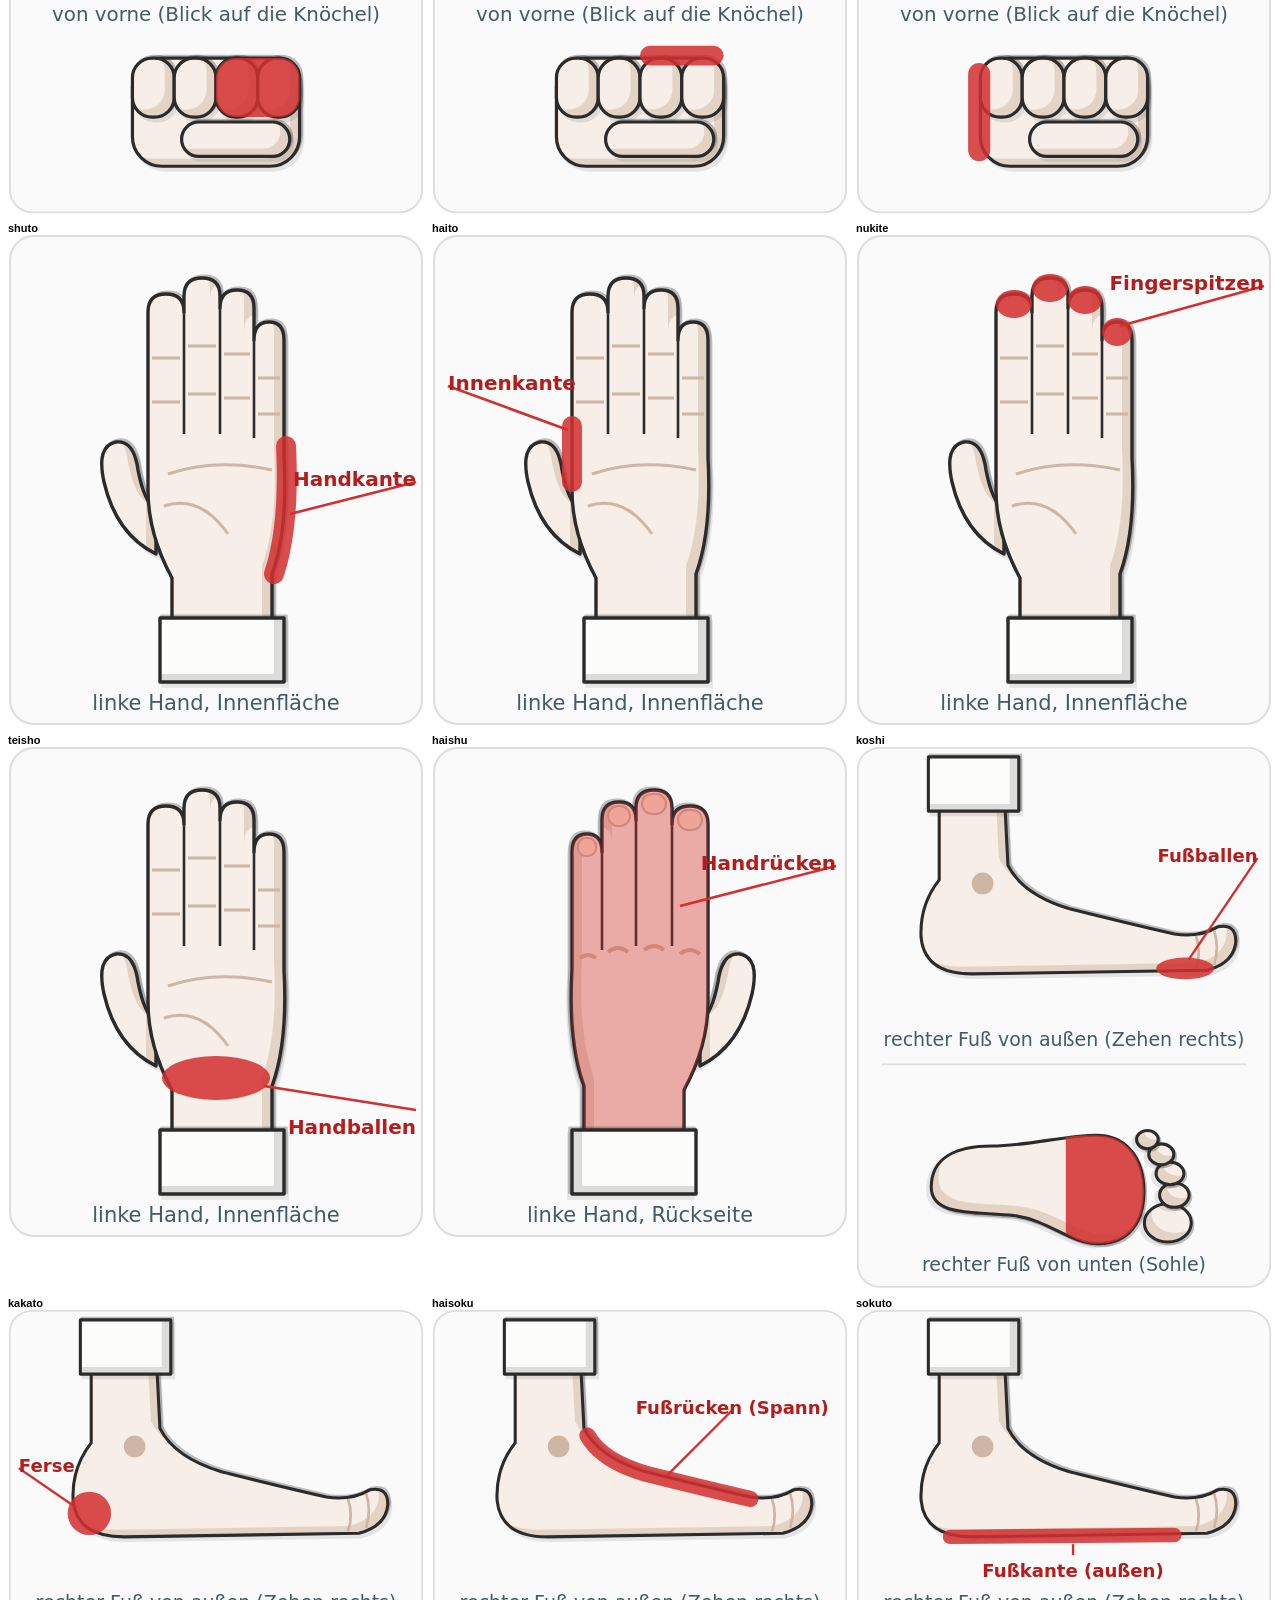
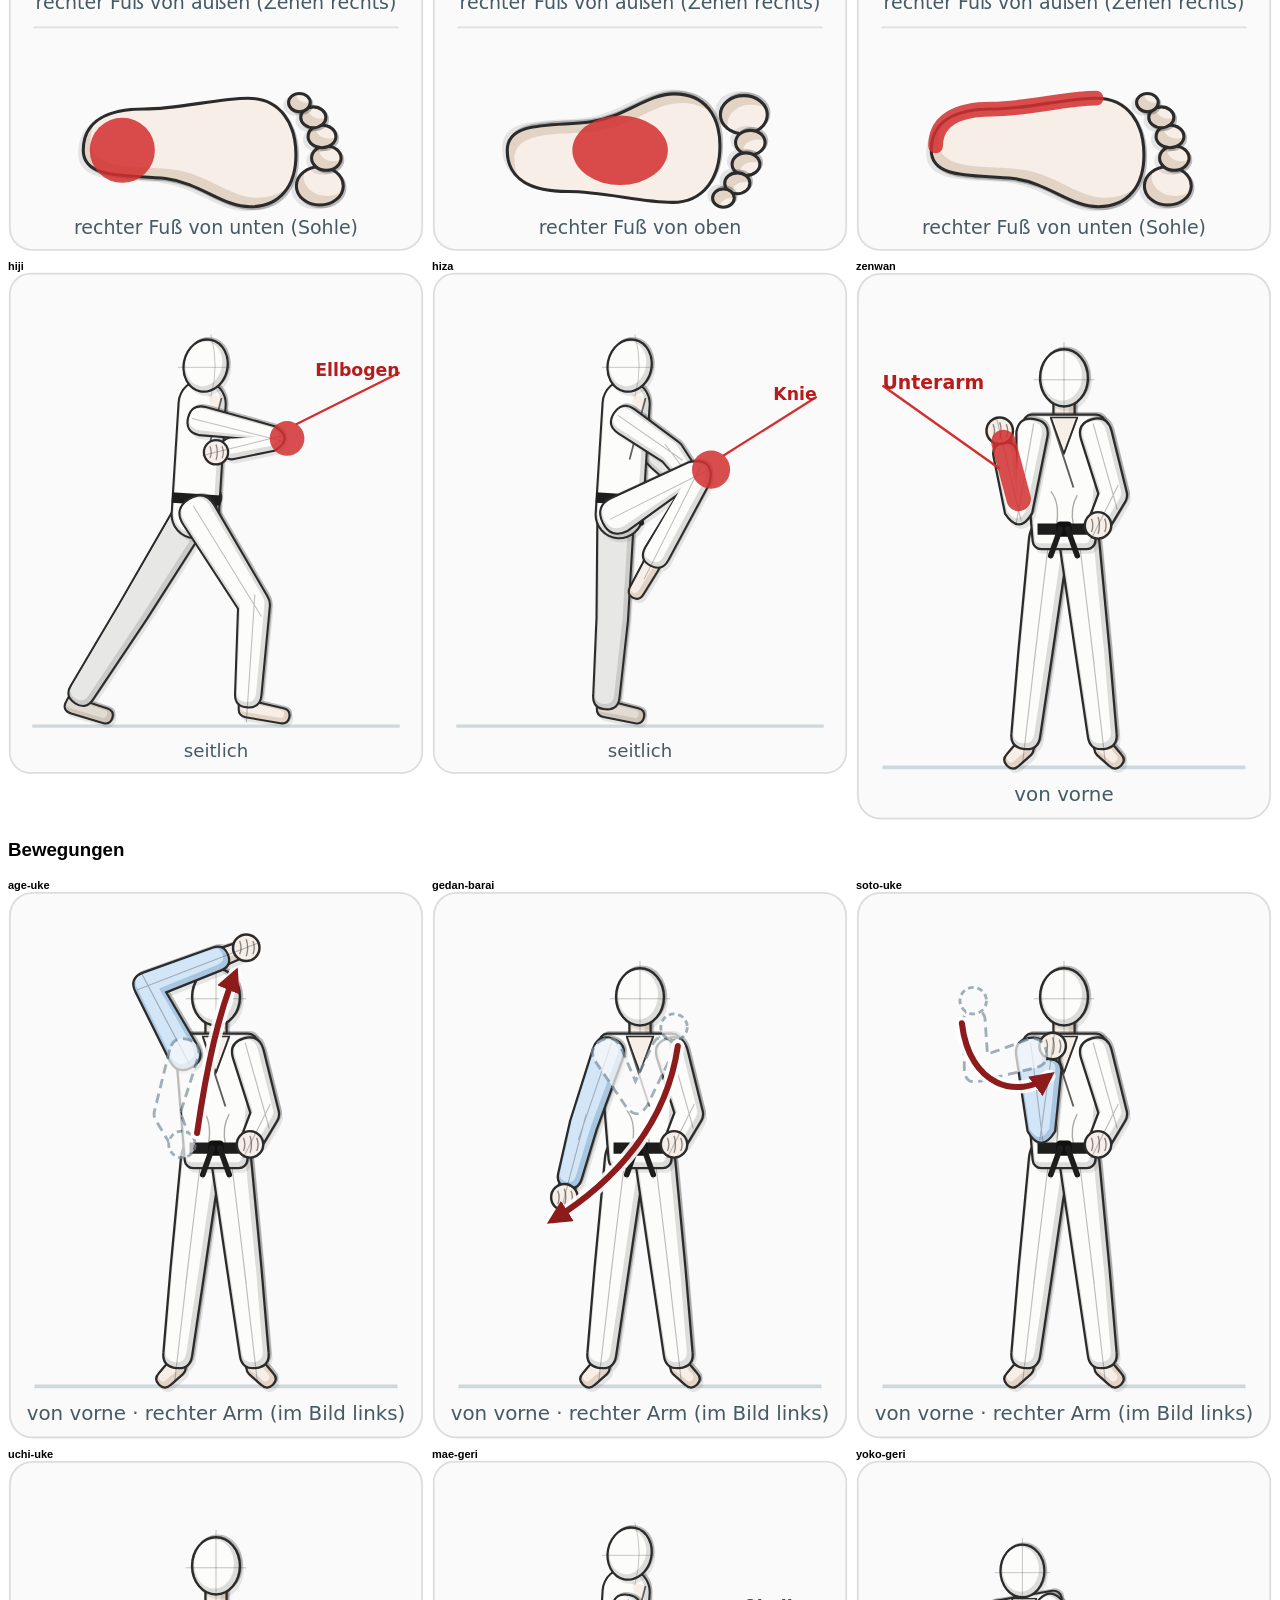
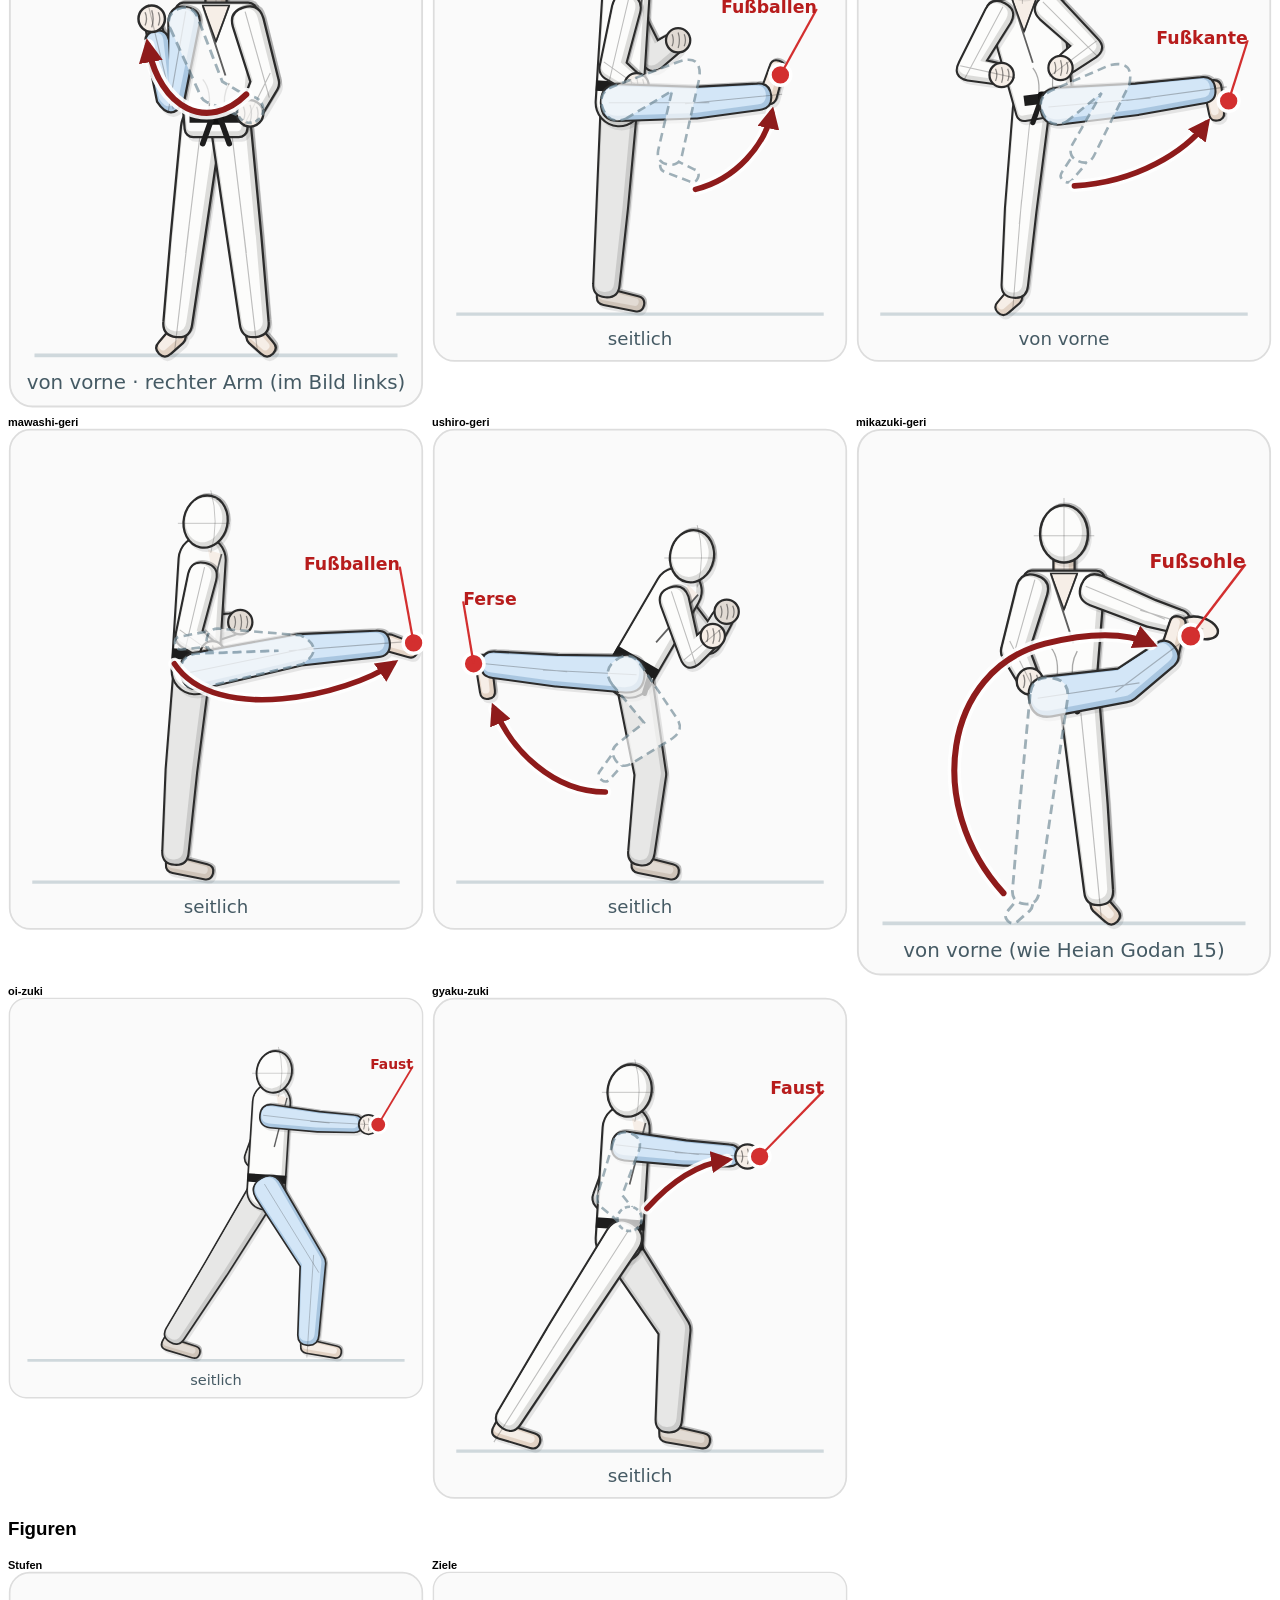
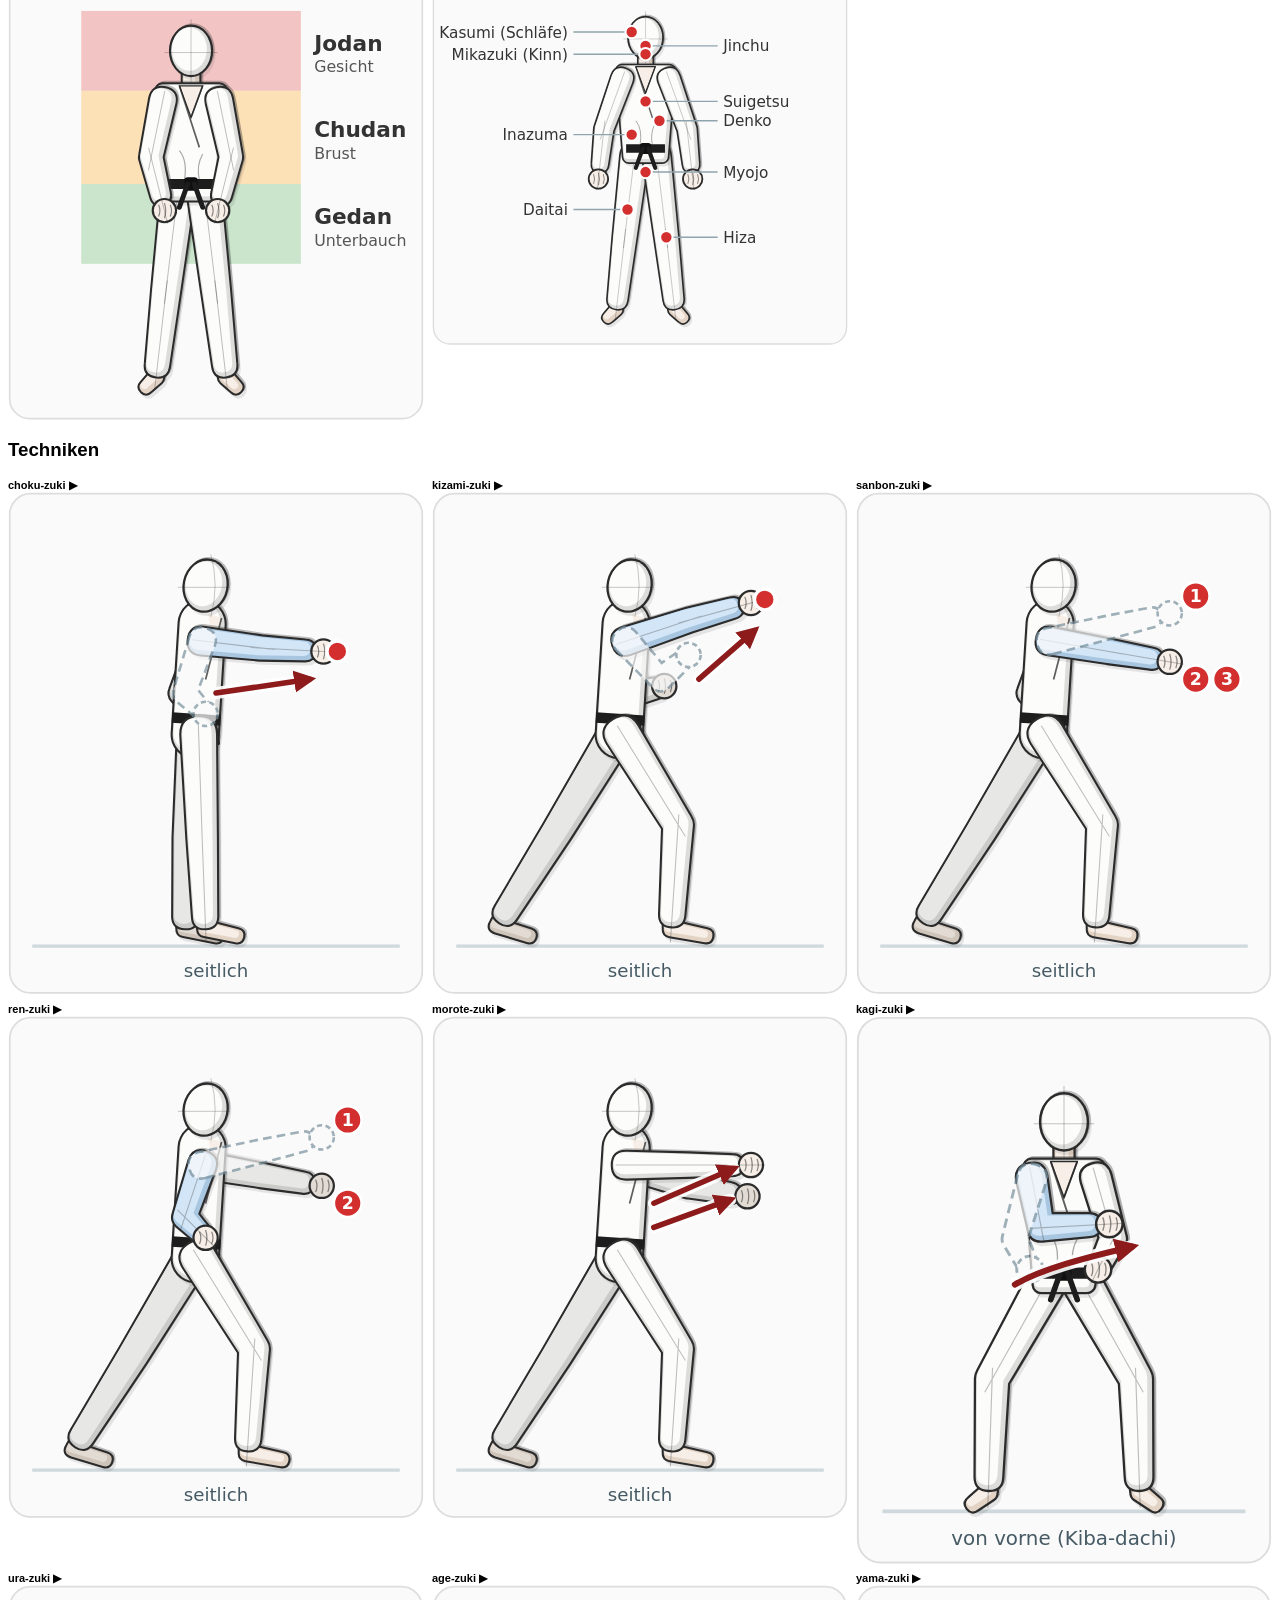
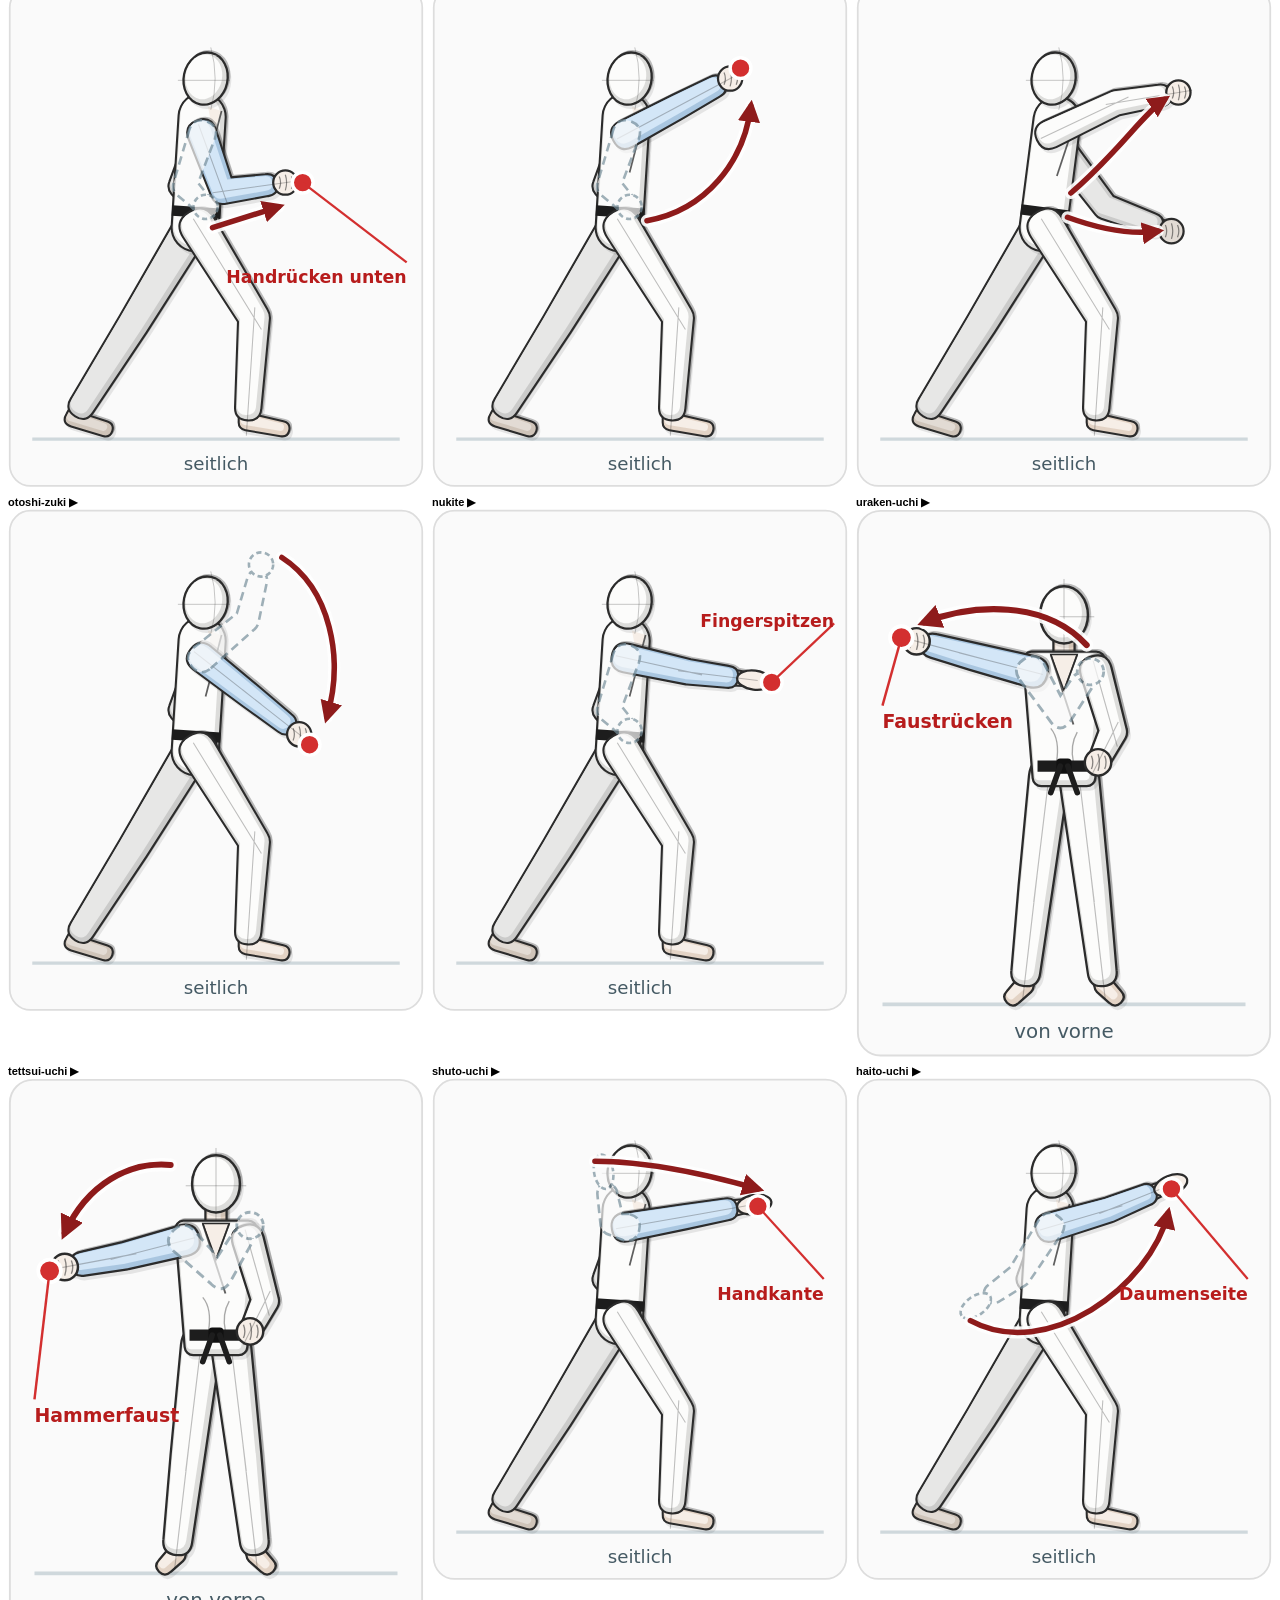
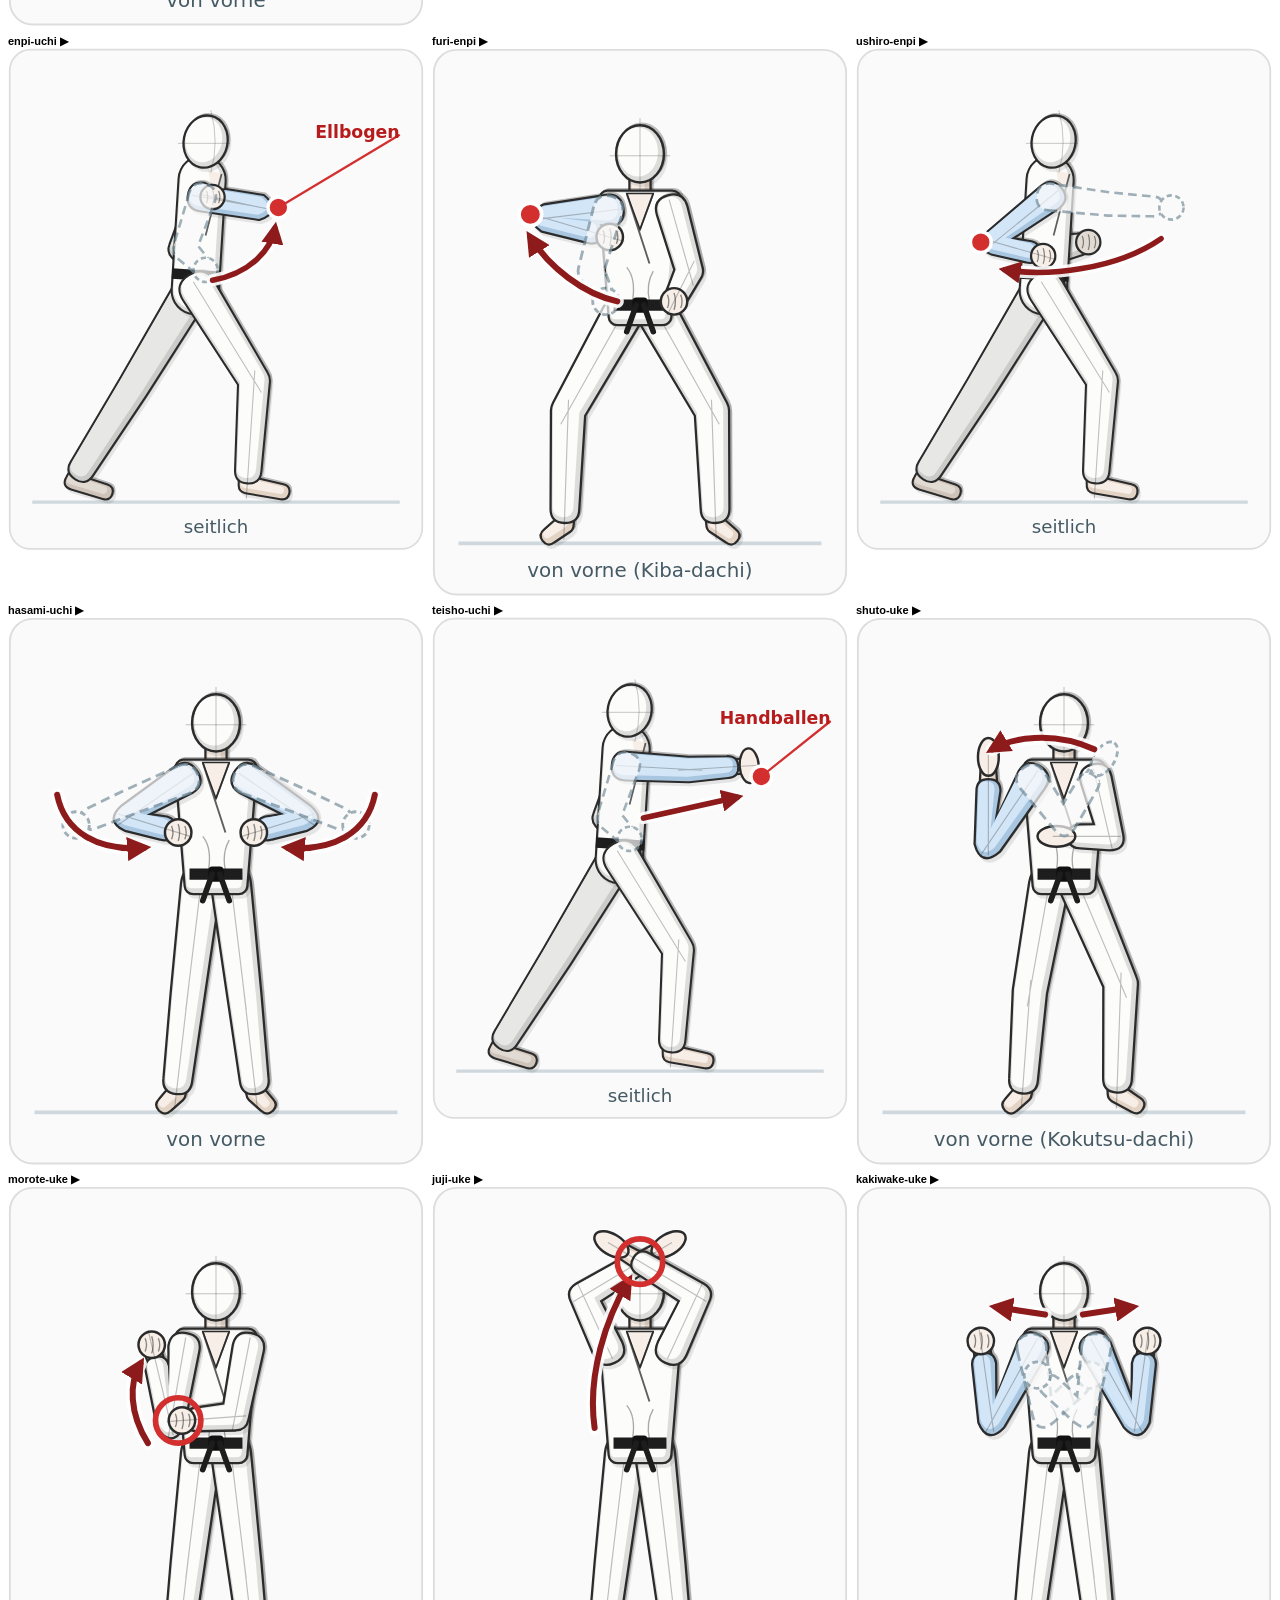
<file: tools/gfx.html>
<!DOCTYPE html>
<html lang="de">

<head>
  <meta charset="utf-8">
  <title>Grafik-Vorschau</title>
  <style>
    body {
      font-family: sans-serif;
      margin: 8px;
      background: #fff;
    }

    .g {
      display: grid;
      grid-template-columns: repeat(3, 1fr);
      gap: 8px;
    }

    figure {
      margin: 0;
      font-size: 11px;
    }

    svg {
      width: 100%;
      height: auto;
      display: block;
    }

    .mini {
      display: flex;
      gap: 6px;
      flex-wrap: wrap;
    }

    .mini svg {
      width: 40px;
      height: 40px;
      border: 1px solid #ddd;
    }
  </style>
</head>

<body>
  <div id="out"></div>
  <script src="../js/core.js"></script>
  <script src="../js/graphics.js"></script>
  <script src="../js/graphics-tech.js"></script>
  <script>
    const G = SK.gfx, parts = [];
    const sec = (t, items) => parts.push(`<h3>${t}</h3><div class="g">${items.filter((x, i) => i >= from).join('')}</div>`);
    const from = Number(new URLSearchParams(location.search).get('from') || 0);
    const only = new URLSearchParams(location.search).get('s');
    const cols = new URLSearchParams(location.search).get('c');
    if (cols) document.head.insertAdjacentHTML('beforeend', `<style>.g{grid-template-columns:repeat(${Number(cols)},1fr)}</style>`);
    const anim = new URLSearchParams(location.search).get('anim');
    const A = (key, fn) => (anim ? G.animSvg(key) || fn() : fn());
    if (!only || only === 'st') sec('Stände', Object.keys(G.STANCES).map((k) => G.figure(G.stanceSvg(k), k)));
    if (!only || only === 'side') sec('Stände seitlich', Object.keys(G.STANCES).map((k) => G.figure(G.stanceSideSvg(k), k)));
    if (!only || only === 'st') parts.push(`<div class="mini">${Object.keys(G.STANCES).map((k) => G.stanceSvg(k, false, { mini: true })).join('')}</div>`);
    if (!only || only === 'wp') sec('Waffen', Object.keys(G.WEAPONS).map((k) => G.figure(G.WEAPONS[k](), k)));
    if (!only || only === 'mv') sec('Bewegungen', Object.keys(G.MOVES).map((k) => G.figure(A(`mv:${k}`, G.MOVES[k]), k)));
    if (!only || only === 'fig') sec('Figuren', [G.figure(G.levels(), 'Stufen'), G.figure(G.targets(), 'Ziele')]);
    if (!only || only === 'te') sec('Techniken', Object.keys(G.TECH).map((k) => G.figure(A(`tc:${k}`, G.TECH[k]), k + (G.hasAnim(`tc:${k}`) ? ' ▶' : ''))));
    document.getElementById('out').innerHTML = parts.join('');
    if (only === 'img') {
      const all = Object.keys(G.STANCES).map((k) => [k, G.stanceSvg(k)])
        .concat(Object.keys(G.WEAPONS).map((k) => [k, G.WEAPONS[k]()]), Object.keys(G.MOVES).map((k) => [k, G.MOVES[k]()]), Object.keys(G.TECH).map((k) => [k, G.TECH[k]()]), [['levels', G.levels()], ['targets', G.targets()]])
        .concat(Object.keys(G.STANCES).map((k) => [`side-${k}`, G.stanceSideSvg(k)]), Object.keys(G.MOVES).map((k) => [`anim-${k}`, G.animSvg(`mv:${k}`)]), Object.keys(G.TECH).map((k) => [`anim-${k}`, G.animSvg(`tc:${k}`)]), Object.keys(G.TECH).map((k) => [`plain-${k}`, G.plainSvg(G.TECH[k])]))
        .filter(([, svg]) => svg);
      let bad = [], left = all.length;
      const done = () => { if (--left === 0) document.getElementById('out').textContent = `Bilder: ${all.length}, fehlerhaft: ${bad.length ? bad.join(', ') : 'keine'}`; };
      all.forEach(([k, svg]) => { const i = new Image(); i.onload = done; i.onerror = () => { bad.push(k); done(); }; i.src = G.dataUri(svg); });
    }
  </script>
</body>

</html>
</file>
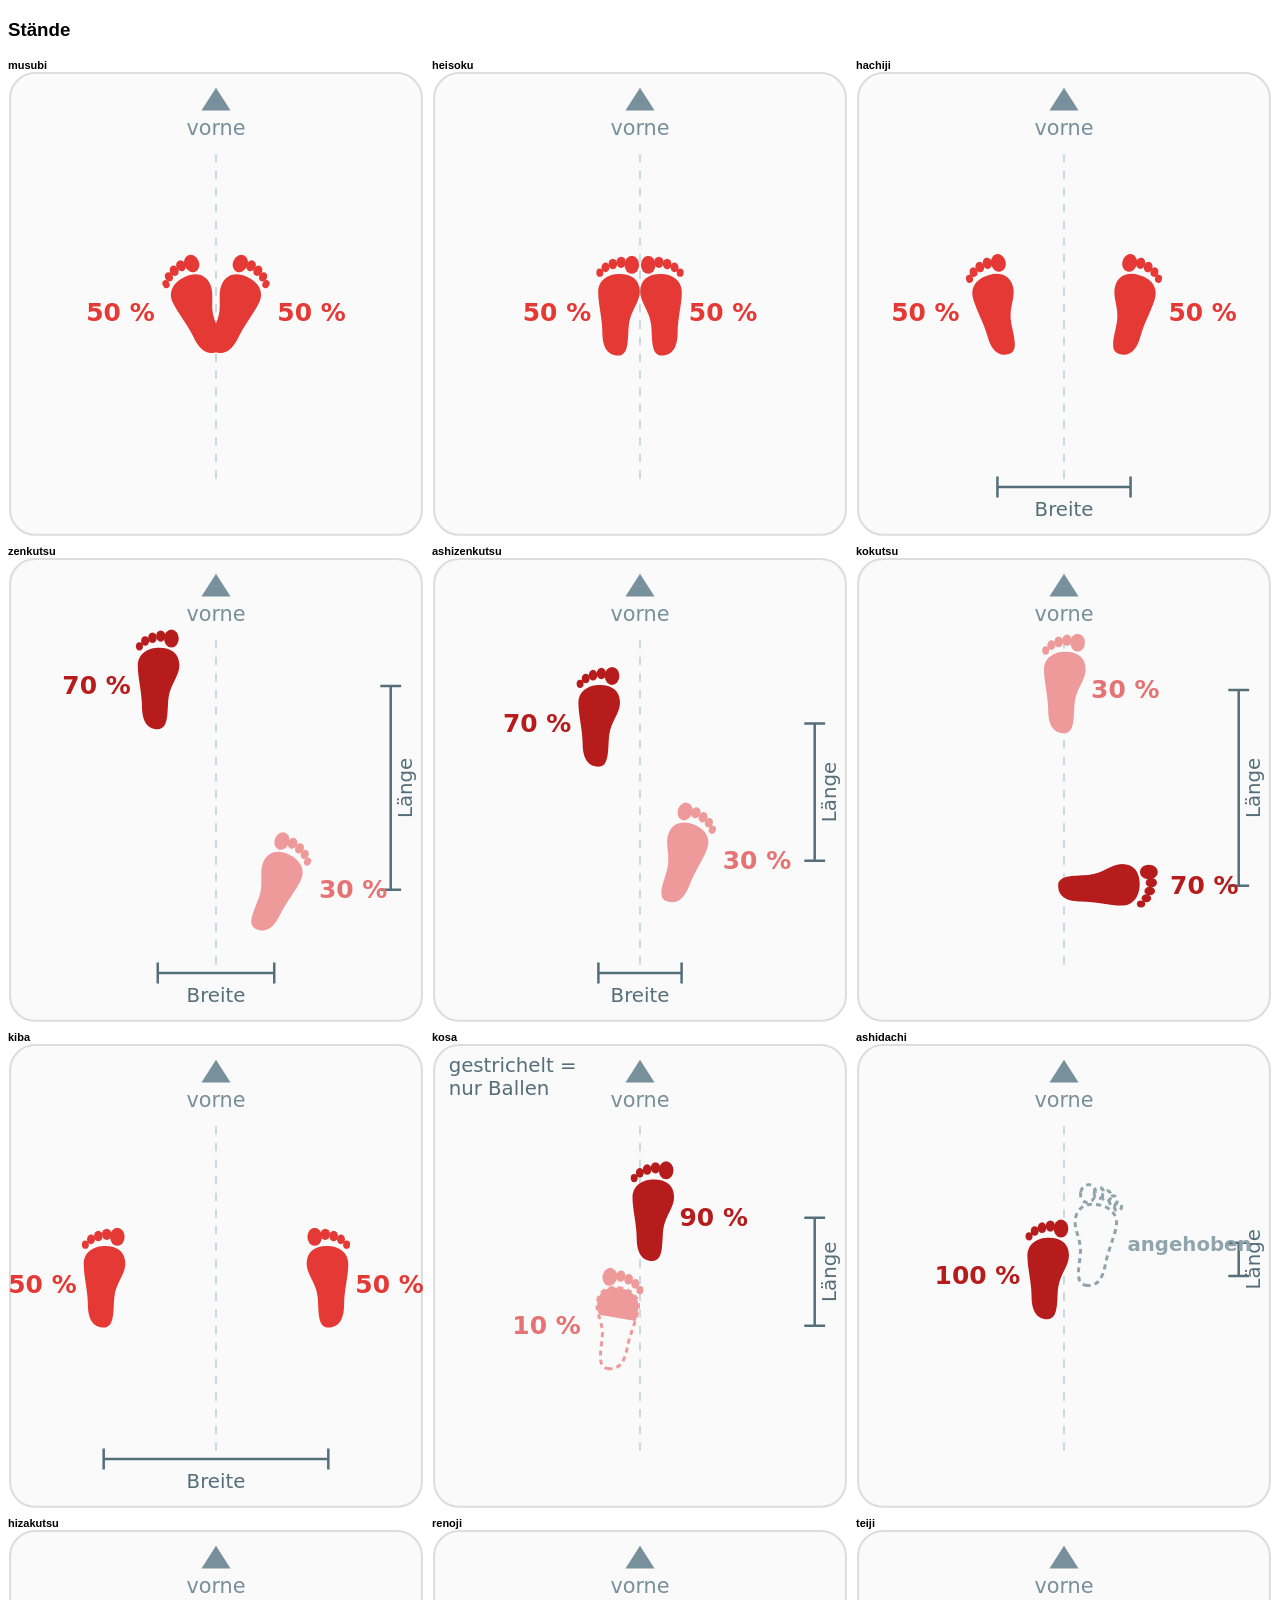
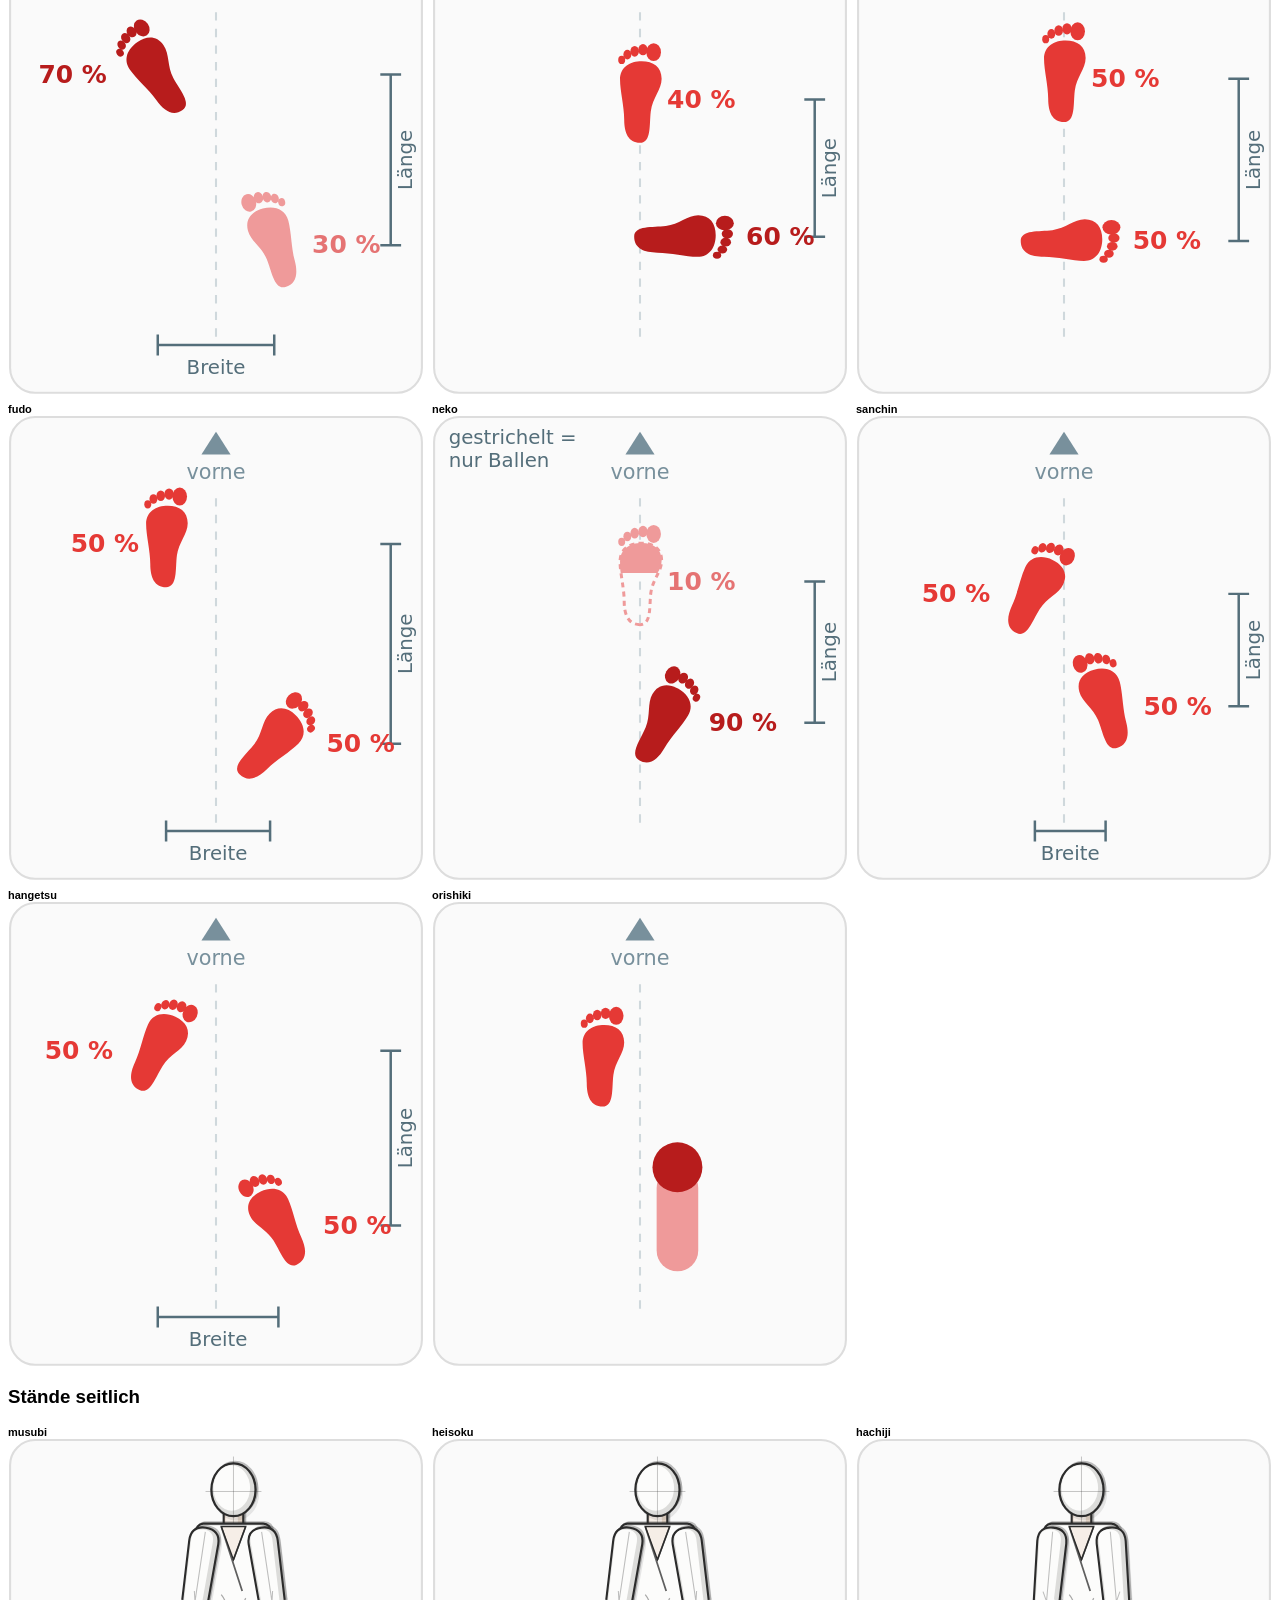
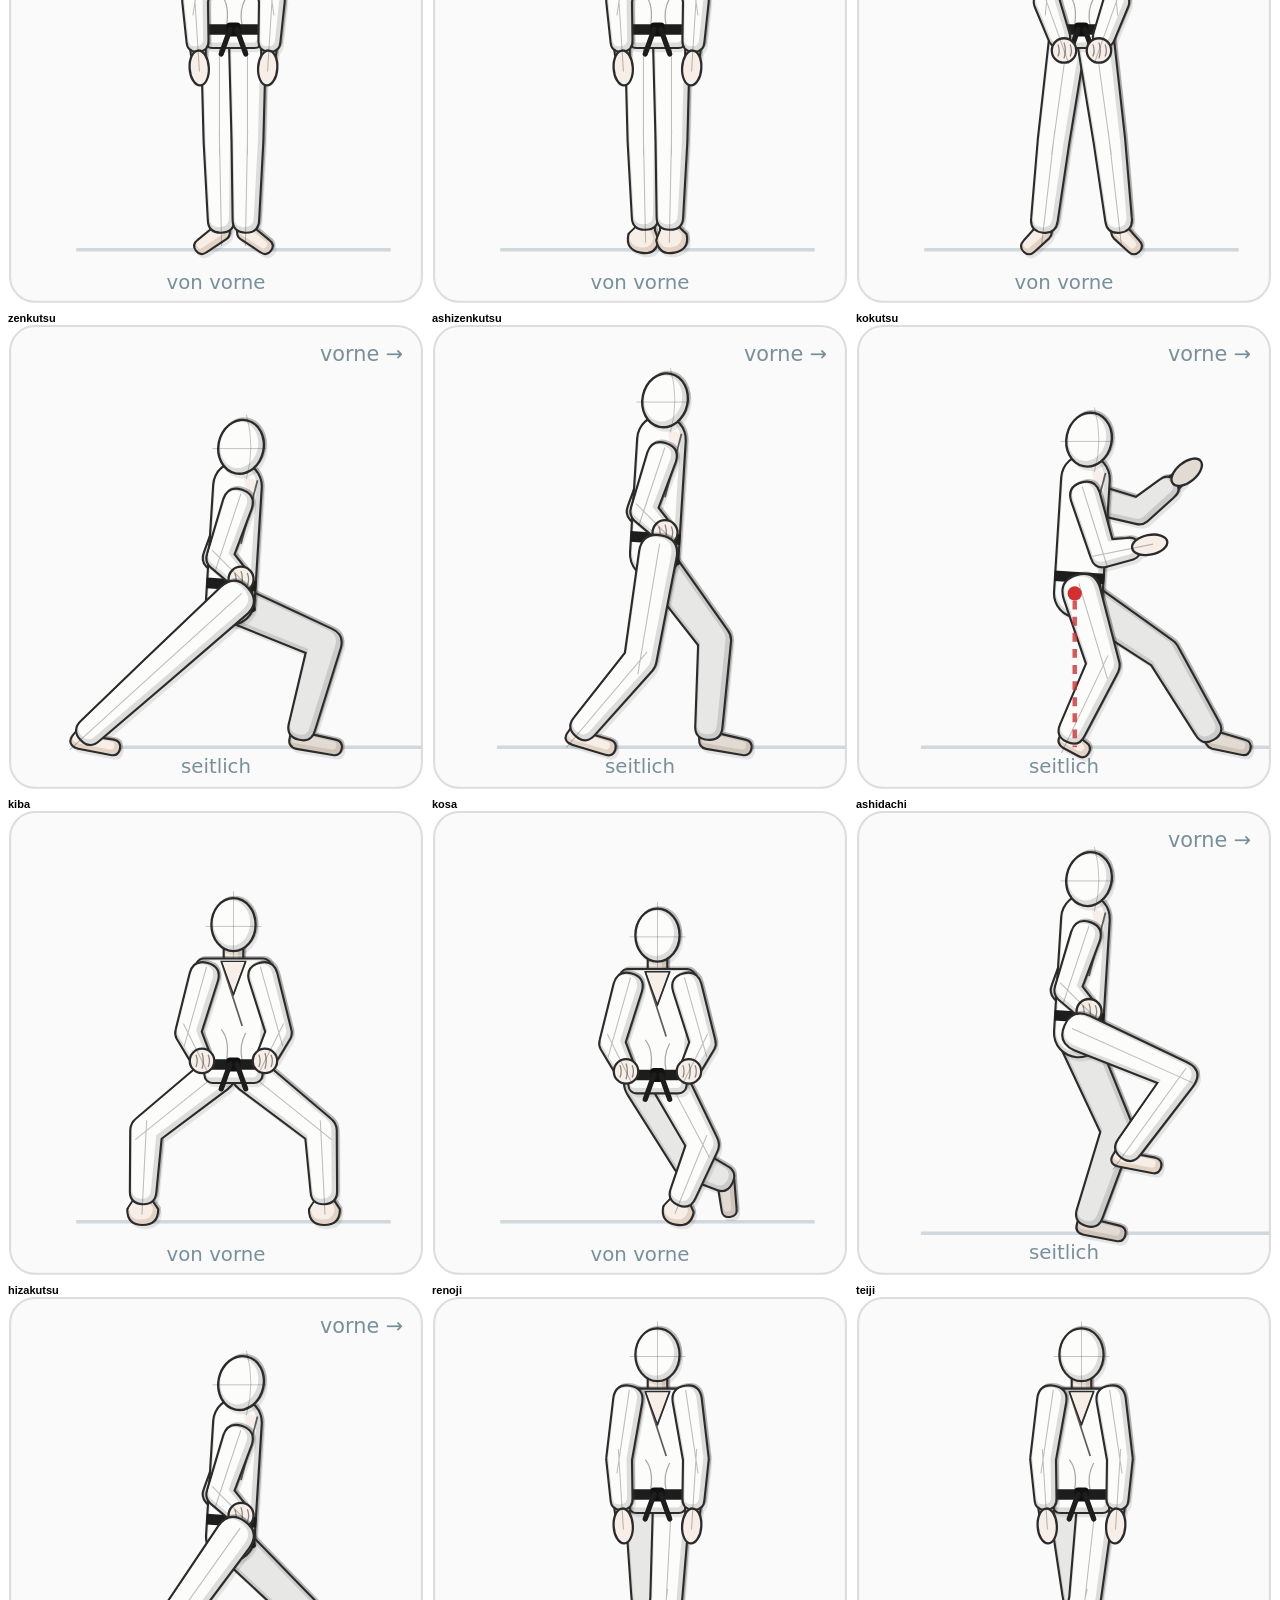
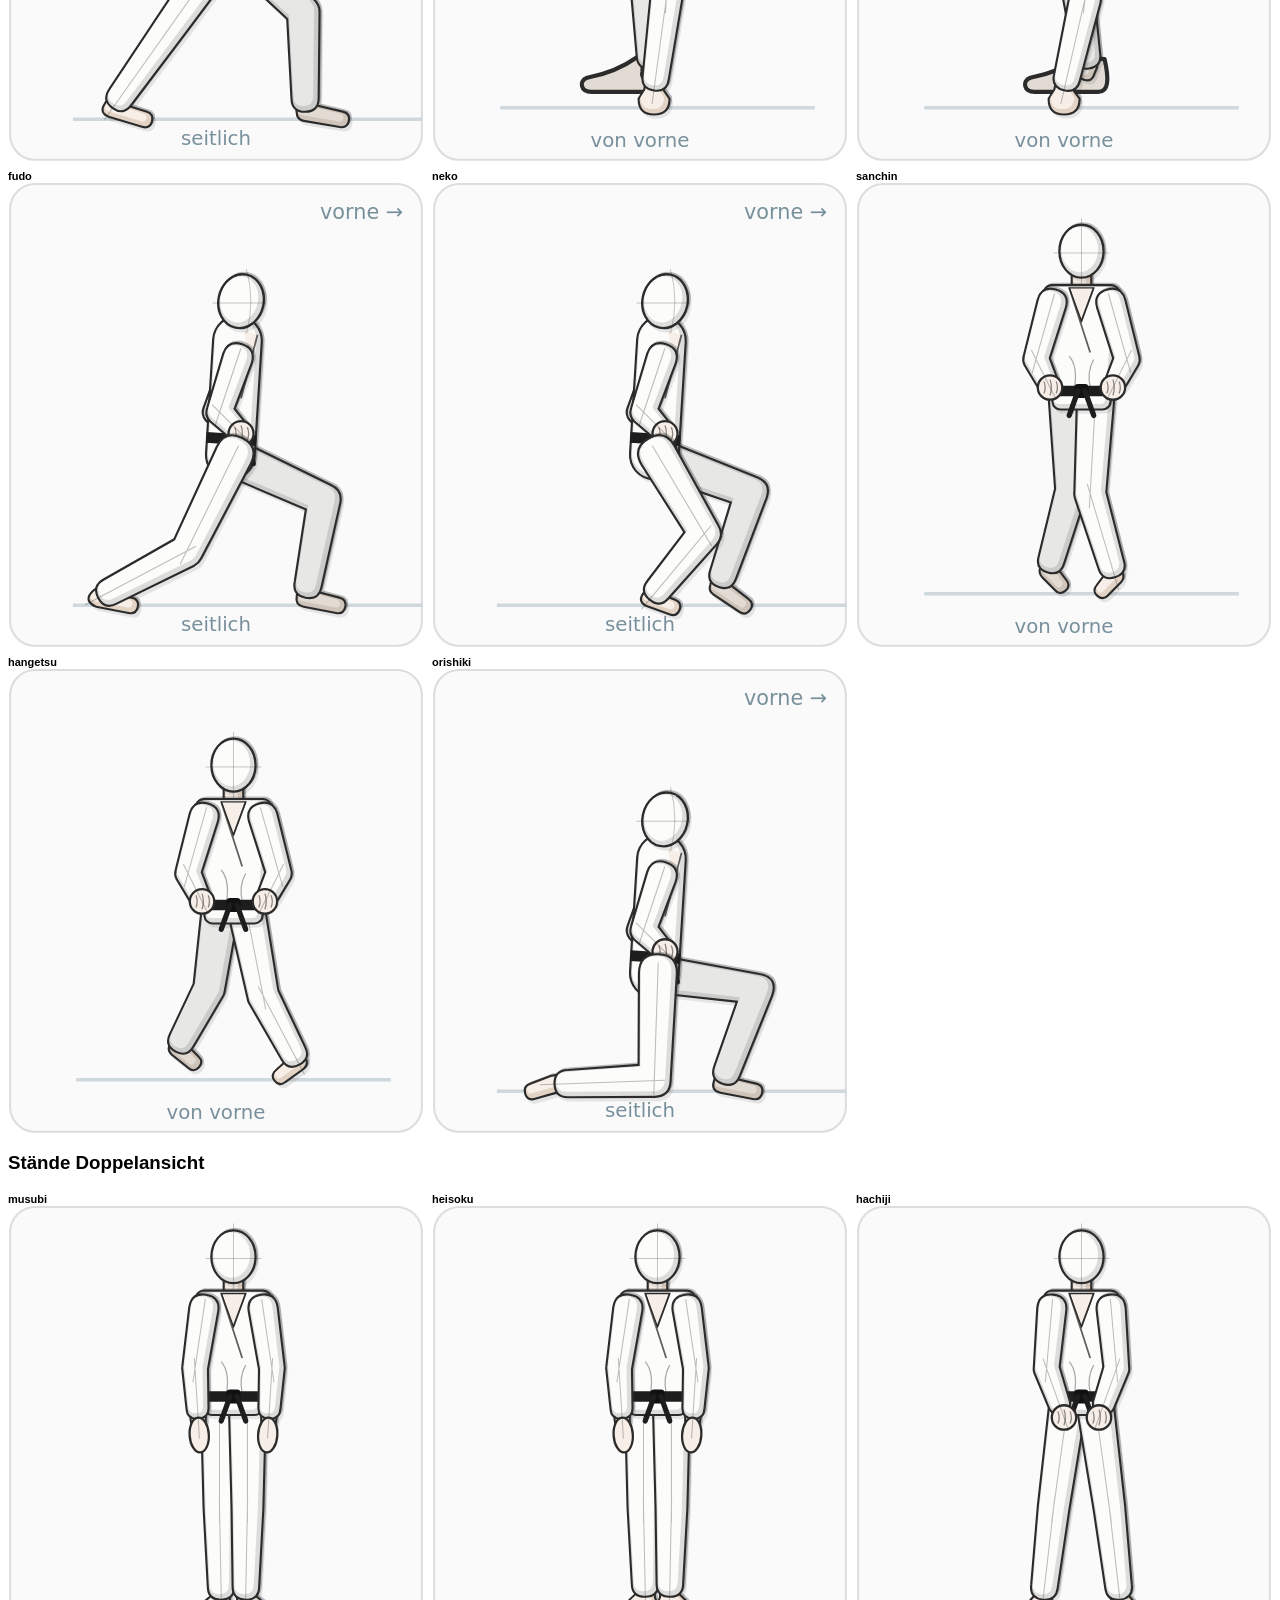
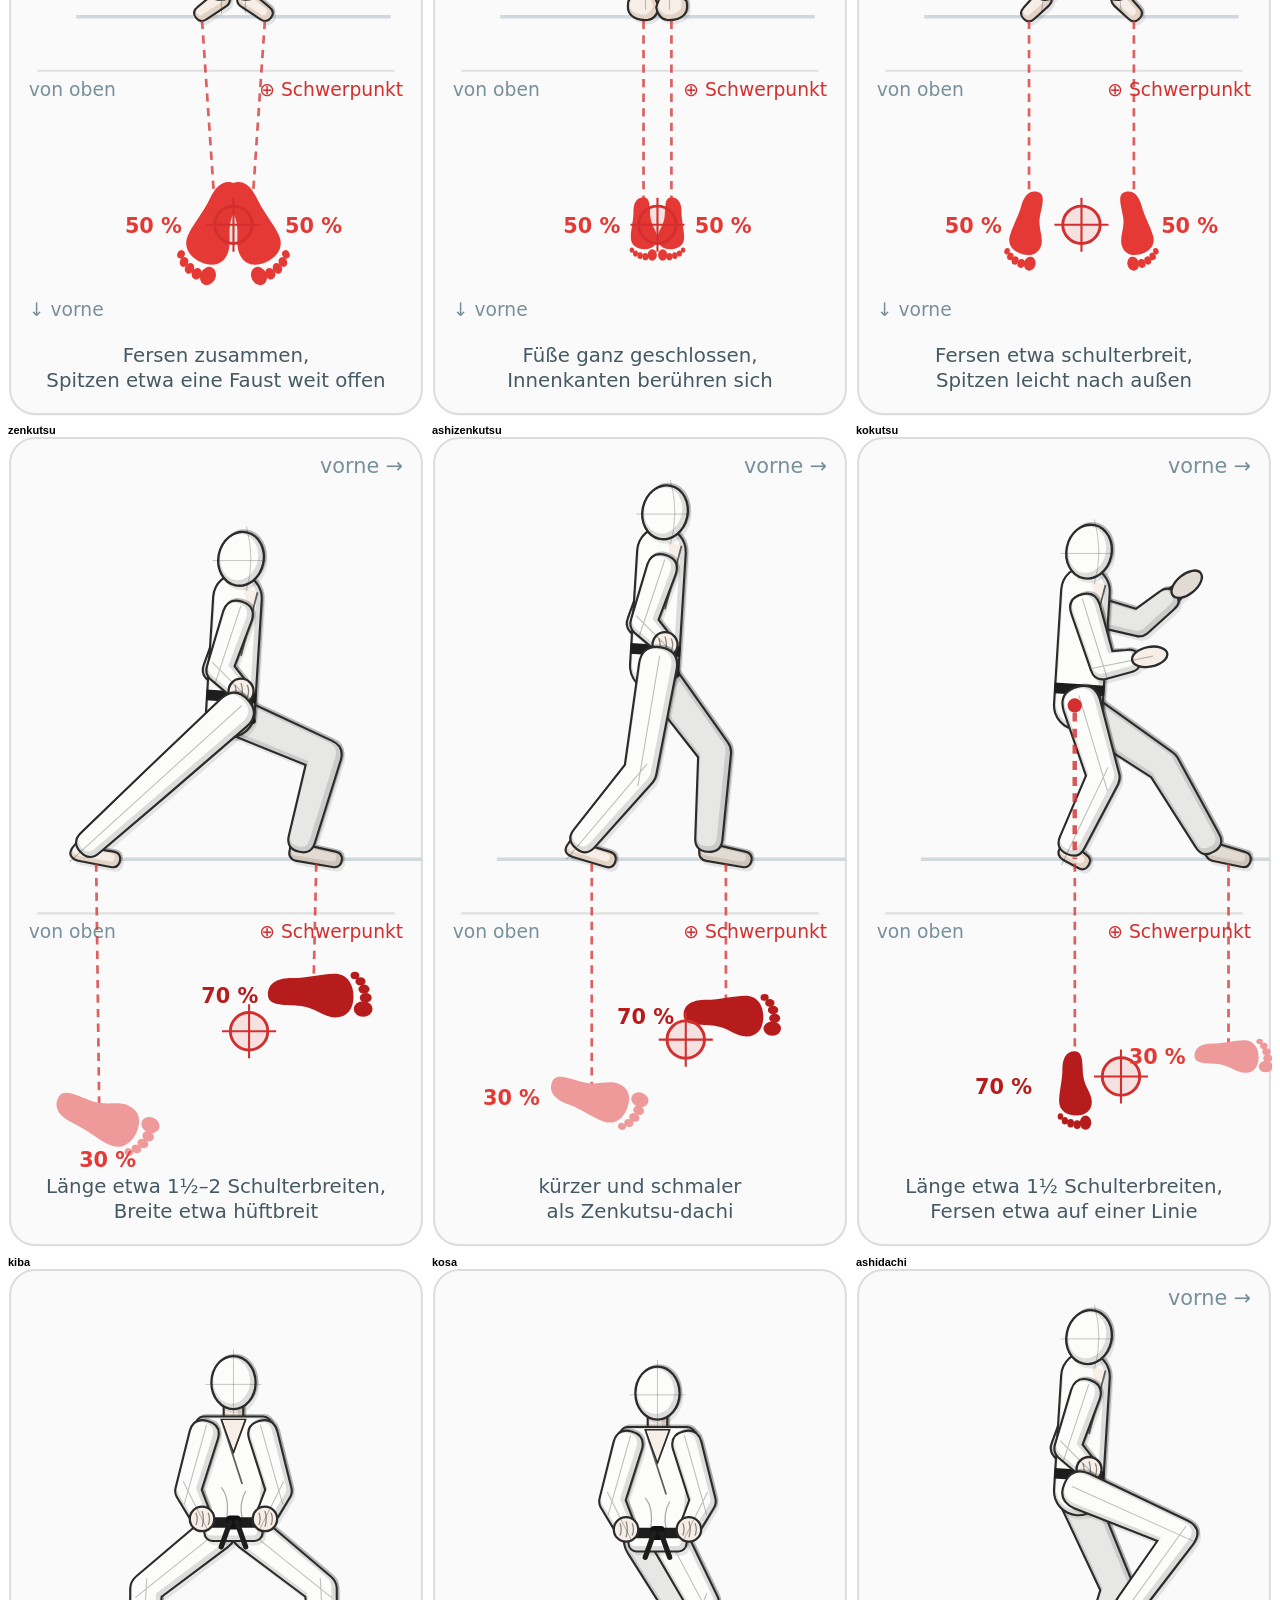
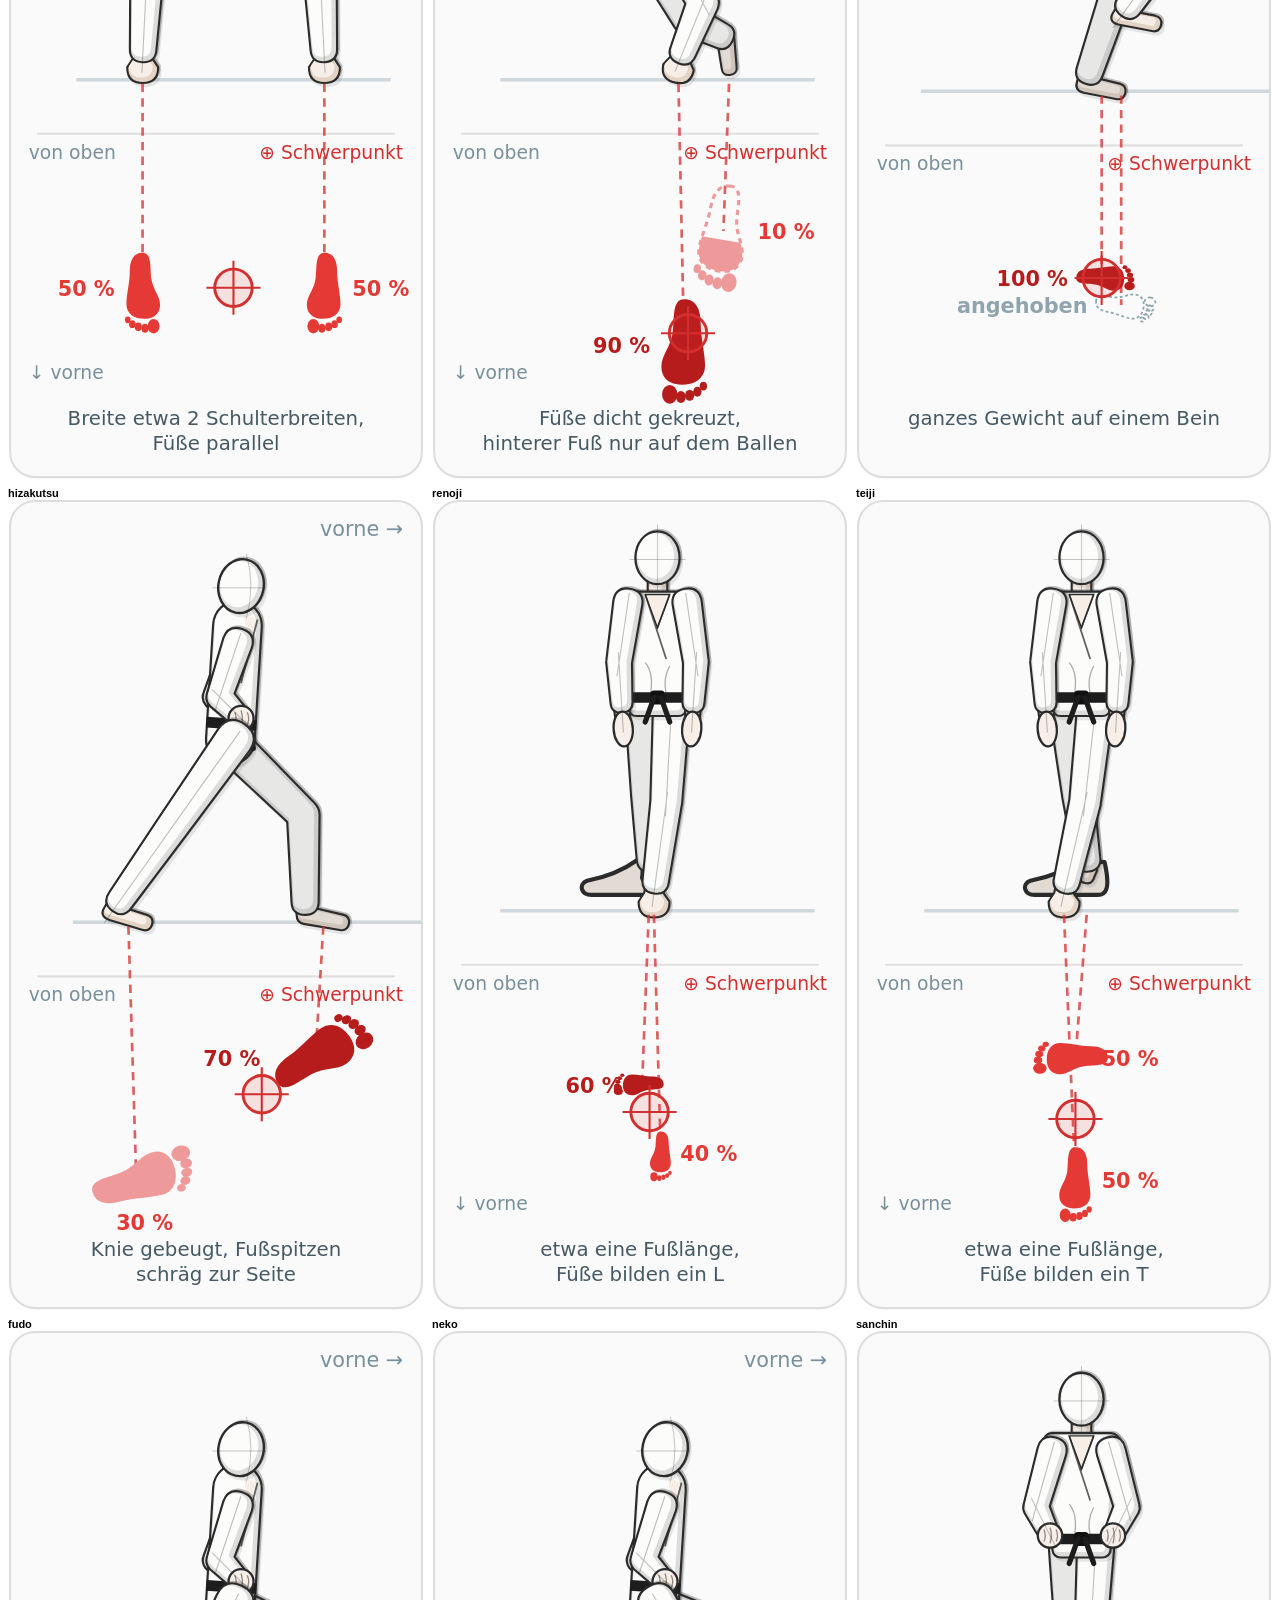
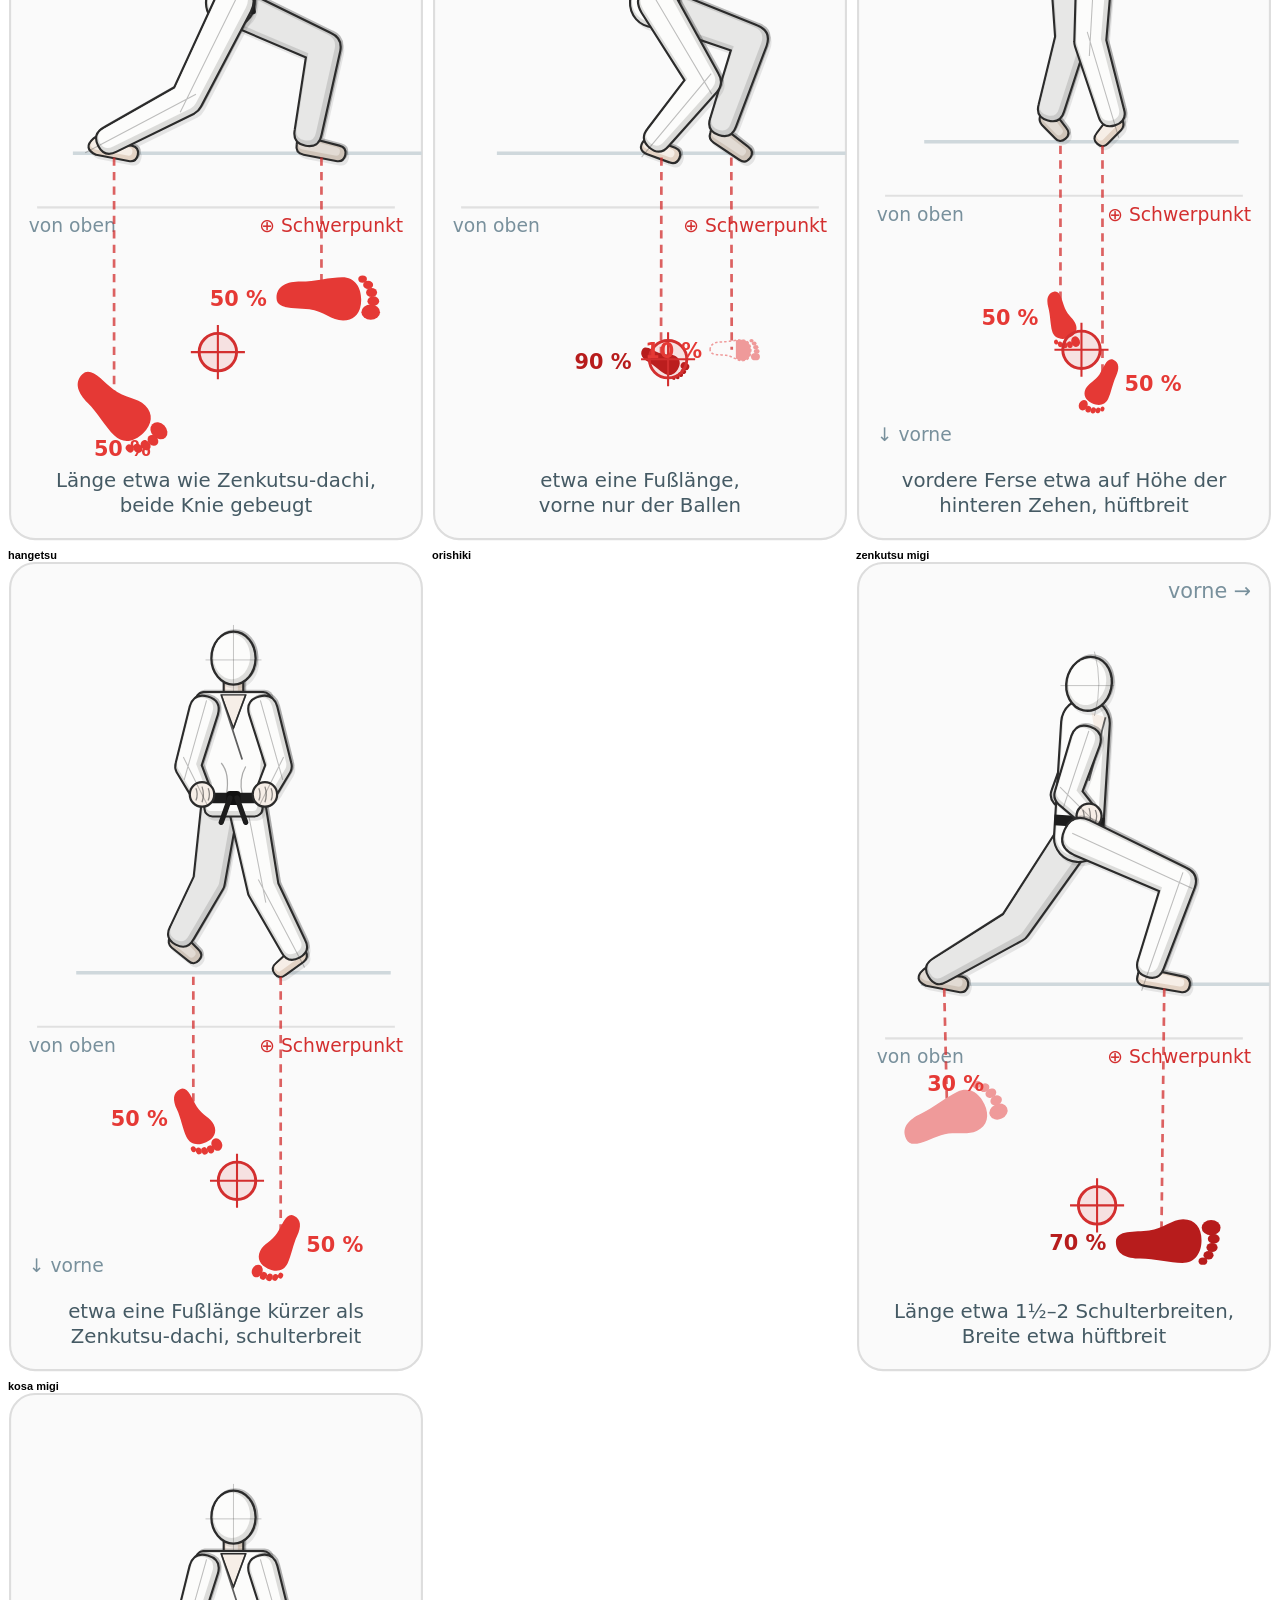
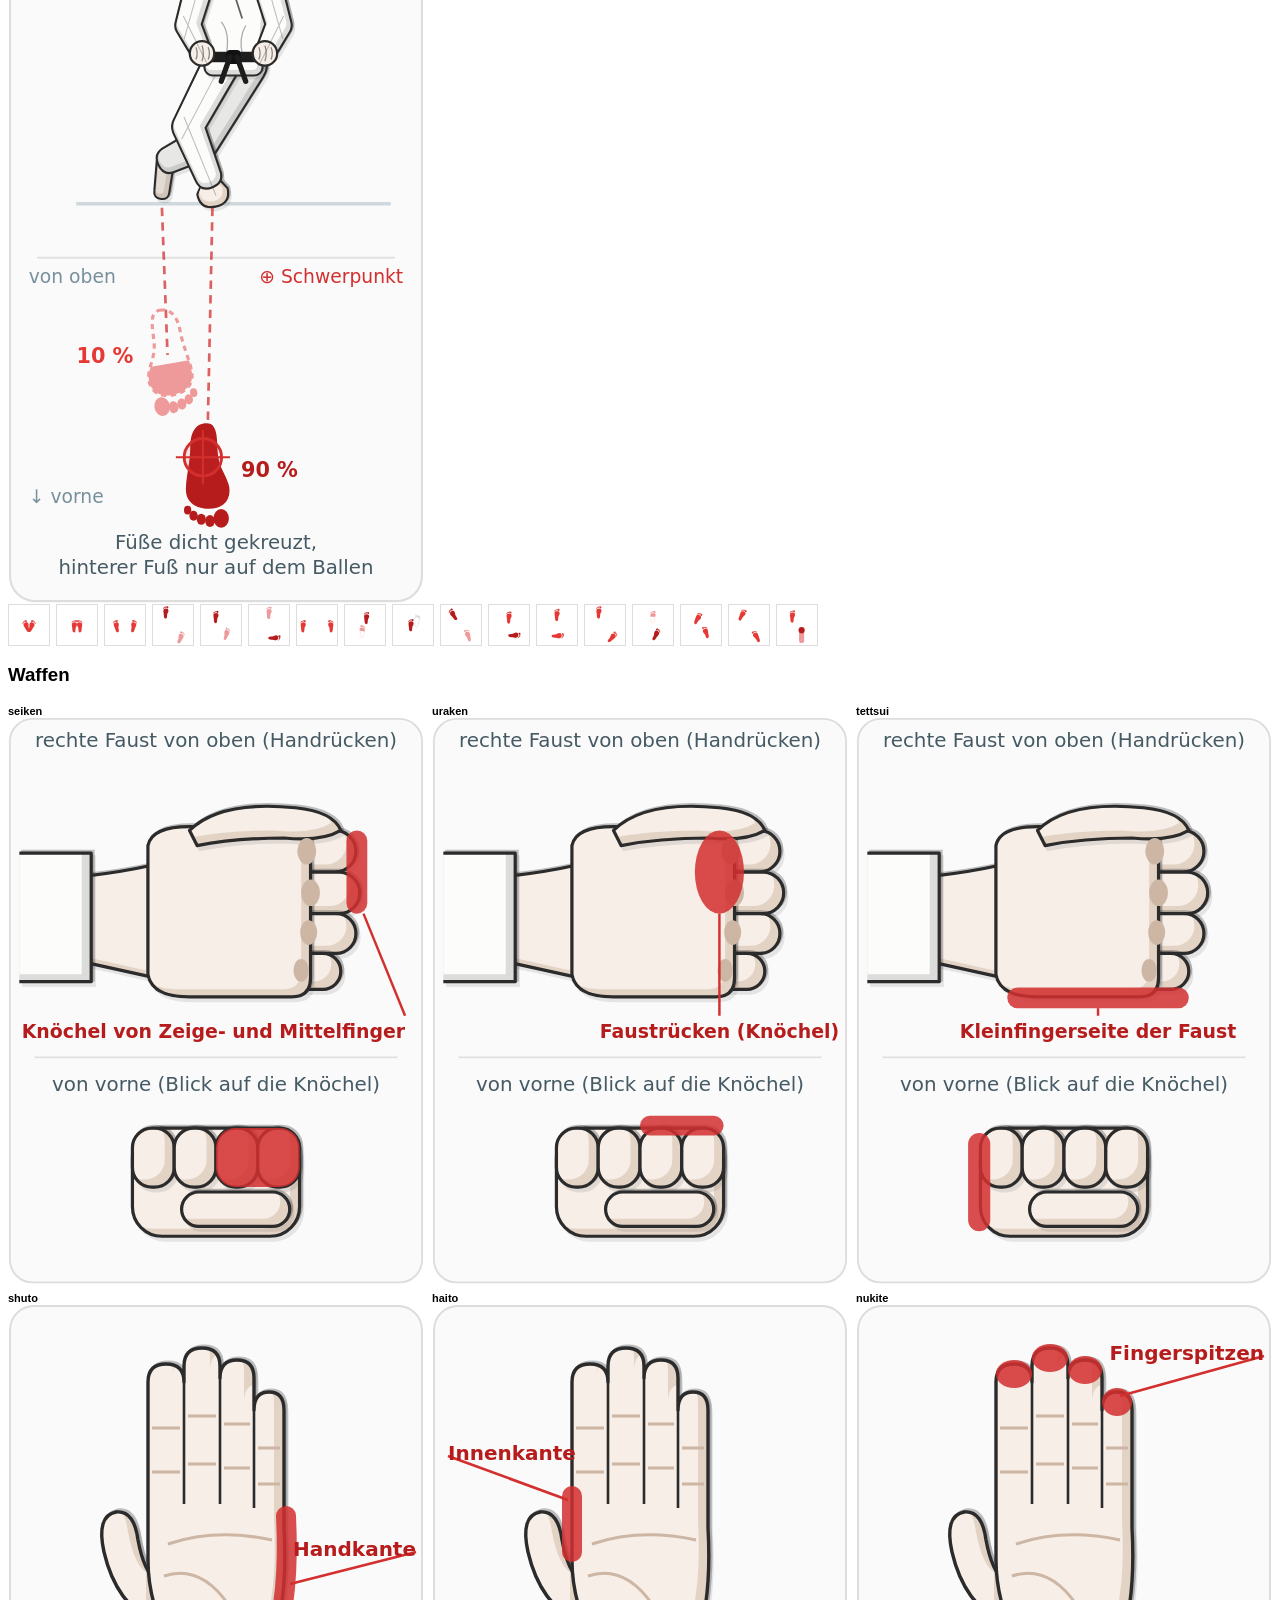
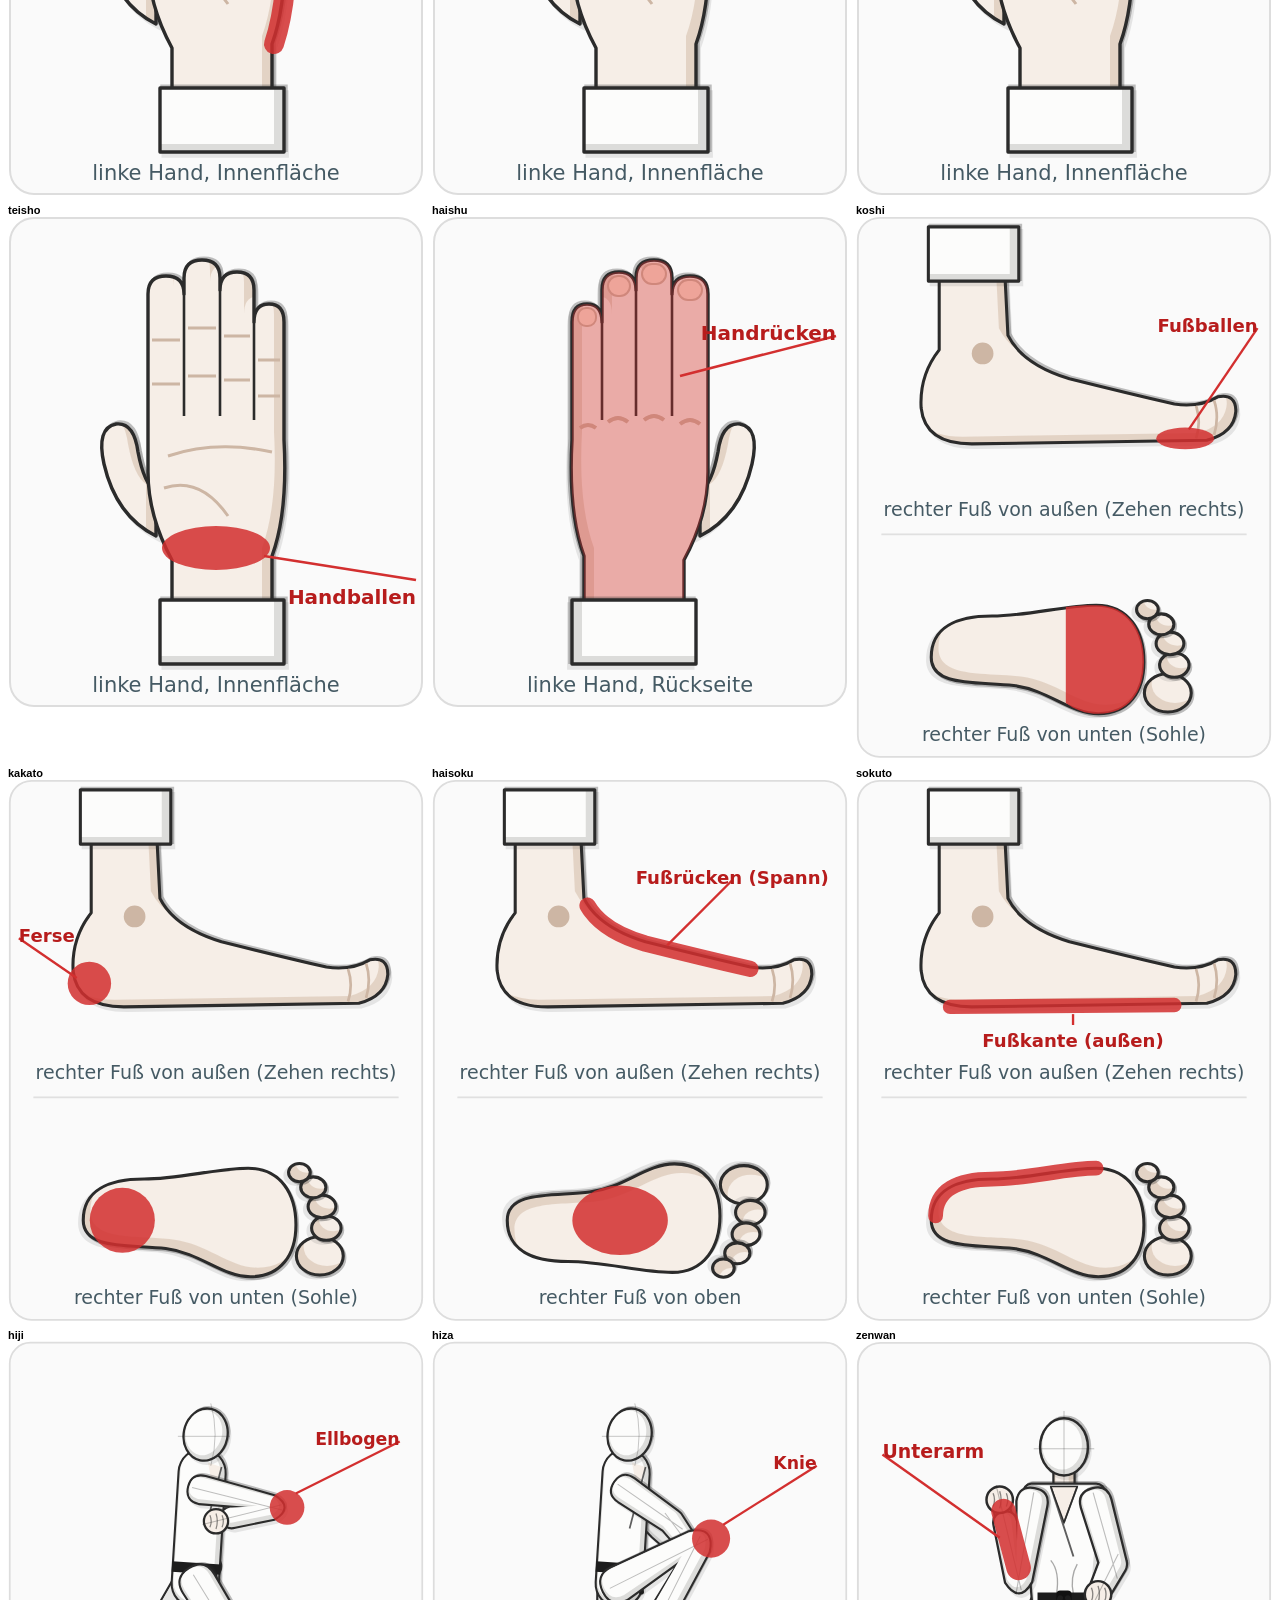
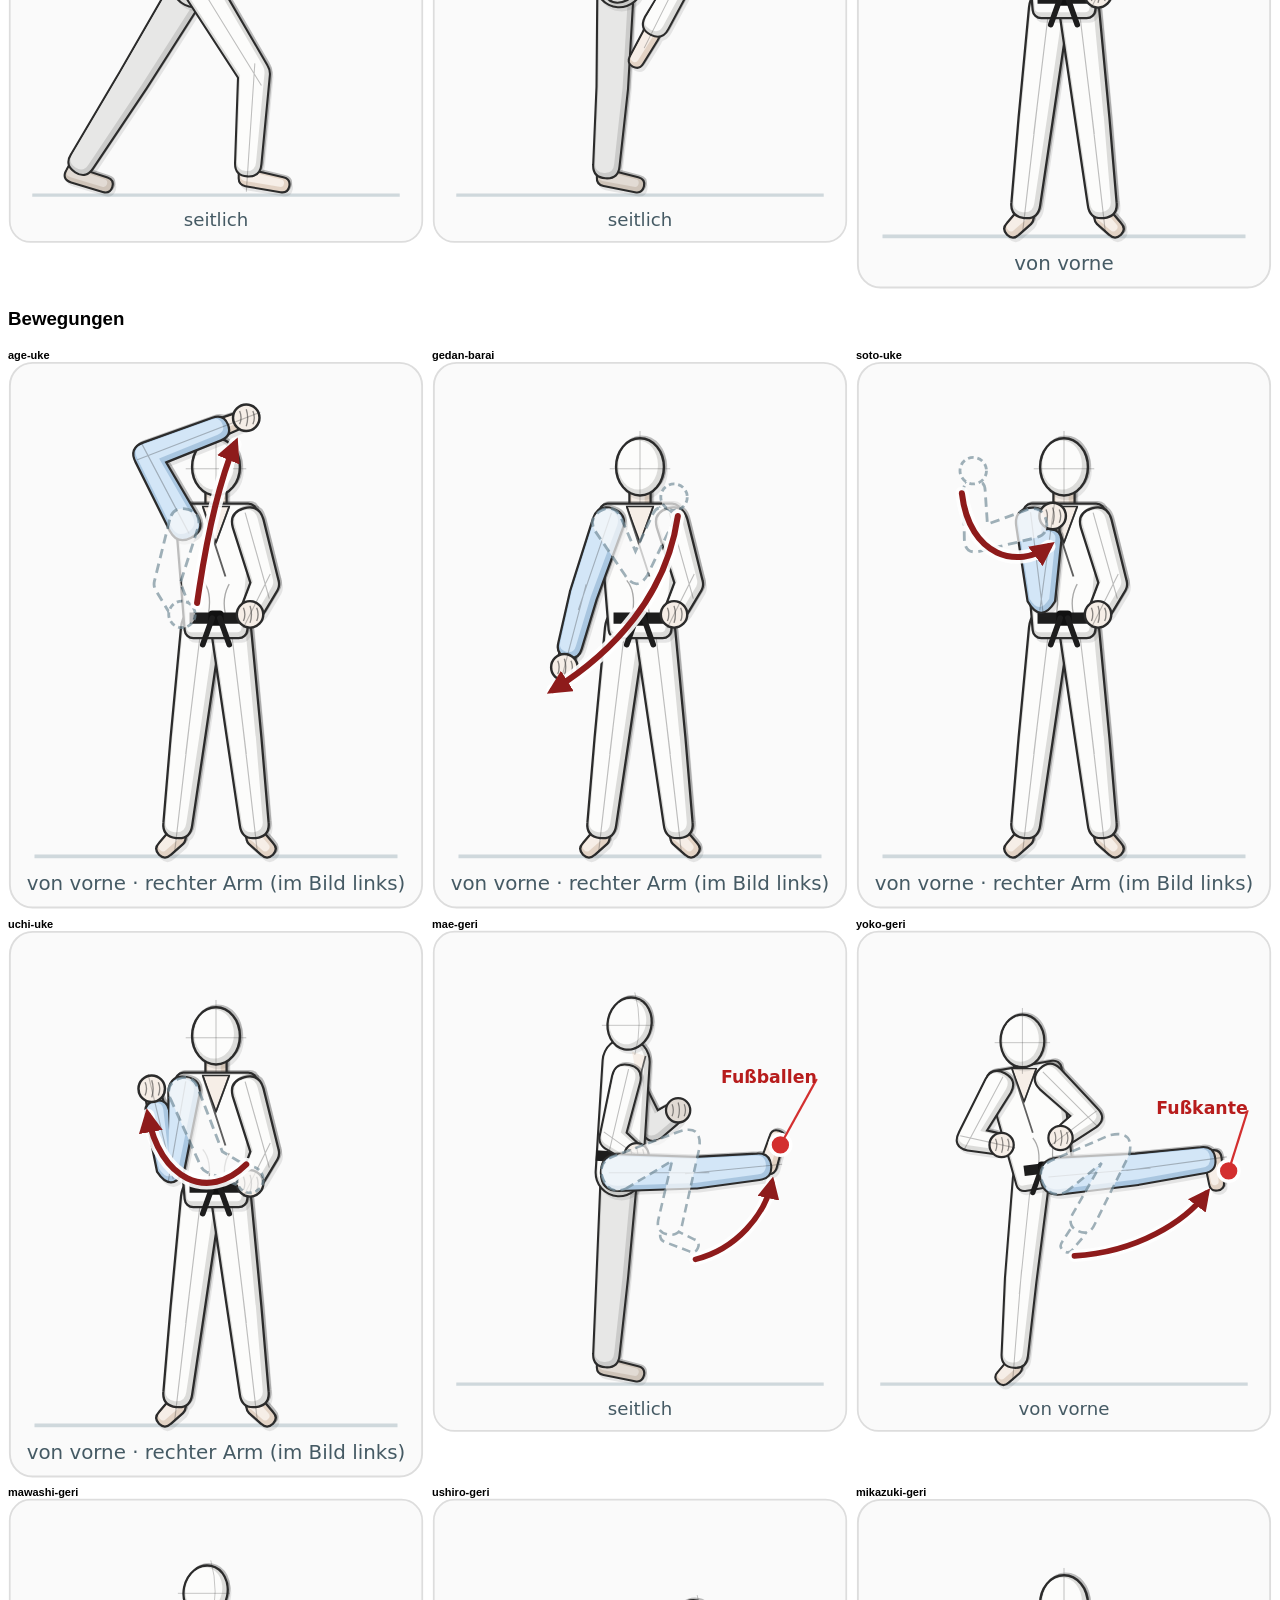
<file: tools/test/gfx.html>
<!DOCTYPE html>
<html lang="de">

<head>
  <meta charset="utf-8">
  <title>Grafik-Vorschau</title>
  <style>
    body {
      font-family: sans-serif;
      margin: 8px;
      background: #fff;
    }

    .g {
      display: grid;
      grid-template-columns: repeat(3, 1fr);
      gap: 8px;
    }

    figure {
      margin: 0;
      font-size: 11px;
    }

    svg {
      width: 100%;
      height: auto;
      display: block;
    }

    .mini {
      display: flex;
      gap: 6px;
      flex-wrap: wrap;
    }

    .mini svg {
      width: 40px;
      height: 40px;
      border: 1px solid #ddd;
    }
  </style>
</head>

<body>
  <div id="out"></div>
  <script src="../../js/core.js"></script>
  <script src="../../js/graphics.js"></script>
  <script src="../../js/graphics-tech.js"></script>
  <script src="../../js/graphics-ashi.js"></script>
  <script src="../../js/figur3d.js"></script>
  <script src="../../js/figur-posen.js"></script>
  <script src="../../js/figur-app.js"></script>
  <script>
    const G = SK.gfx, parts = [];
    const sec = (t, items) => parts.push(`<h3>${t}</h3><div class="g">${items.filter((x, i) => i >= from).join('')}</div>`);
    const from = Number(new URLSearchParams(location.search).get('from') || 0);
    const only = new URLSearchParams(location.search).get('s');
    const cols = new URLSearchParams(location.search).get('c');
    if (cols) document.head.insertAdjacentHTML('beforeend', `<style>.g{grid-template-columns:repeat(${Number(cols)},1fr)}</style>`);
    const anim = new URLSearchParams(location.search).get('anim');
    const A = (key, fn) => (anim ? G.animSvg(key) || fn() : fn());
    if (!only || only === 'st') sec('Stände', Object.keys(G.STANCES).map((k) => G.figure(G.stanceSvg(k), k)));
    if (!only || only === 'side') sec('Stände seitlich', Object.keys(G.STANCES).map((k) => G.figure(G.stanceSideSvg(k), k)));
    if (!only || only === 'duo') sec('Stände Doppelansicht', Object.keys(G.STANCES).map((k) => G.figure(G.stanceDuoSvg(k) || '<svg></svg>', k)).concat([G.figure(G.stanceDuoSvg('zenkutsu', true), 'zenkutsu migi'), G.figure(G.stanceDuoSvg('kosa', true), 'kosa migi')]));
    if (!only || only === 'st') parts.push(`<div class="mini">${Object.keys(G.STANCES).map((k) => G.stanceSvg(k, false, { mini: true })).join('')}</div>`);
    if (!only || only === 'wp') sec('Waffen', Object.keys(G.WEAPONS).map((k) => G.figure(G.WEAPONS[k](), k)));
    if (!only || only === 'mv') sec('Bewegungen', Object.keys(G.MOVES).map((k) => G.figure(A(`mv:${k}`, G.MOVES[k]), k)));
    if (!only || only === 'as') sec('Fußbewegungen', Object.keys(G.ASHI).map((k) => G.figure(A(`as:${k}`, G.ASHI[k]), k + (G.hasAnim(`as:${k}`) ? ' ▶' : ''))));
    if (!only || only === 'fig') sec('Figuren', [G.figure(G.levels(), 'Stufen'), G.figure(G.targets(), 'Ziele')]);
    if (!only || only === 'te') sec('Techniken', Object.keys(G.TECH).map((k) => G.figure(A(`tc:${k}`, G.TECH[k]), k + (G.hasAnim(`tc:${k}`) ? ' ▶' : ''))));
    document.getElementById('out').innerHTML = parts.join('');
    if (only === 'img') {
      const all = Object.keys(G.STANCES).map((k) => [k, G.stanceSvg(k)])
        .concat(Object.keys(G.WEAPONS).map((k) => [k, G.WEAPONS[k]()]), Object.keys(G.MOVES).map((k) => [k, G.MOVES[k]()]), Object.keys(G.TECH).map((k) => [k, G.TECH[k]()]), [['levels', G.levels()], ['targets', G.targets()]])
        .concat(Object.keys(G.STANCES).map((k) => [`side-${k}`, G.stanceSideSvg(k)]), Object.keys(G.MOVES).map((k) => [`anim-${k}`, G.animSvg(`mv:${k}`)]), Object.keys(G.TECH).map((k) => [`anim-${k}`, G.animSvg(`tc:${k}`)]), Object.keys(G.TECH).map((k) => [`plain-${k}`, G.plainSvg(G.TECH[k])]), Object.keys(G.ASHI).map((k) => [`as-${k}`, G.ASHI[k]()]), Object.keys(G.ASHI).map((k) => [`anim-as-${k}`, G.animSvg(`as:${k}`)]), Object.keys(G.STANCES).map((k) => [`duo-${k}`, G.stanceDuoSvg(k)]))
        .filter(([, svg]) => svg);
      let bad = [], left = all.length;
      const done = () => { if (--left === 0) document.getElementById('out').textContent = `Bilder: ${all.length}, fehlerhaft: ${bad.length ? bad.join(', ') : 'keine'}`; };
      all.forEach(([k, svg]) => { const i = new Image(); i.onload = done; i.onerror = () => { bad.push(k); done(); }; i.src = G.dataUri(svg); });
    }
  </script>
</body>

</html>
</file>
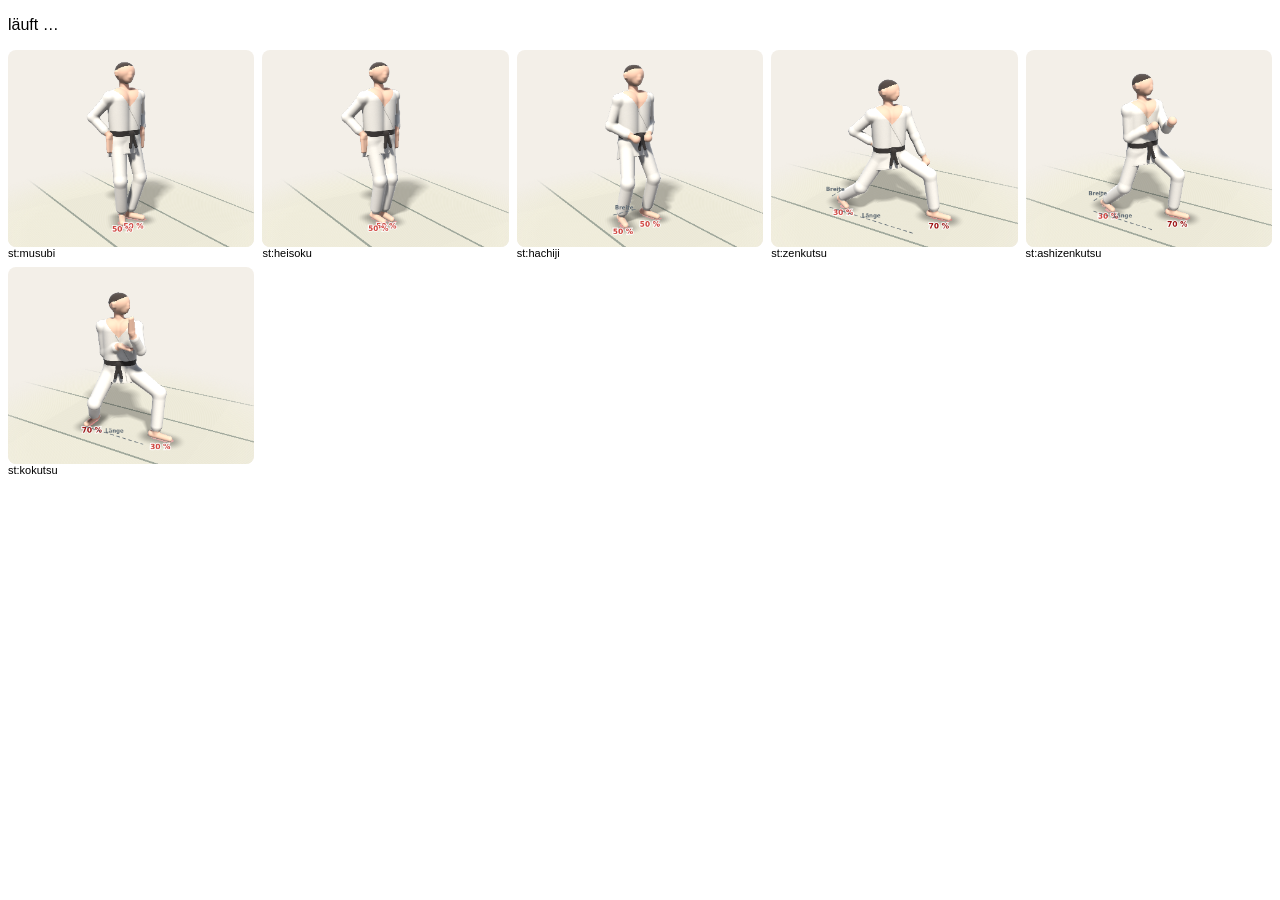
<file: tools/test/gfx3d.html>
<!DOCTYPE html>
<html lang="de">

<head>
  <meta charset="utf-8">
  <title>3D-Figuren-Vorschau</title>
  <style>
    body { font-family: sans-serif; margin: 8px; background: #fff; }
    .g { display: grid; grid-template-columns: repeat(var(--c, 5), 1fr); gap: 8px; }
    figure { margin: 0; font-size: 11px; }
    img { width: 100%; display: block; background: #f3efe8; border-radius: 8px; }
  </style>
</head>

<body>
  <p id="st">läuft …</p>
  <div class="g" id="out"></div>
  <script src="../../js/core.js"></script>
  <script src="../../js/graphics.js"></script>
  <script src="../../js/graphics-tech.js"></script>
  <script src="../../js/graphics-ashi.js"></script>
  <script src="../../js/figur3d.js"></script>
  <script src="../../js/figur-posen.js"></script>
  <script src="../../js/figur-app.js"></script>
  <script>
    // Alle Kernbilder auf einen Blick (?f=tc: filtert nach Schlüssel, ?c=4 Spalten, ?t=0.3 anderer Zeitpunkt)
    const q = new URLSearchParams(location.search);
    if (q.get('c')) document.body.style.setProperty('--c', q.get('c'));
    const keys = Object.keys(SK.fig3dDefs).filter((k) => !q.get('f') || k.startsWith(q.get('f')));
    const out = document.getElementById('out');
    if (!SK.fig3d.ok()) document.getElementById('st').textContent = 'Kein WebGL 2';
    else Promise.all(keys.map((k) => SK.fig3d.still(k, 400, 320, false).then((url) => {
      out.insertAdjacentHTML('beforeend', `<figure><img src="${url}"><figcaption>${k}</figcaption></figure>`);
    }).catch((e) => out.insertAdjacentHTML('beforeend', `<figure>FEHLER ${k}: ${e.message}</figure>`)))).then(() => (document.getElementById('st').textContent = `${keys.length} Figuren fertig`));
  </script>
</body>

</html>
</file>
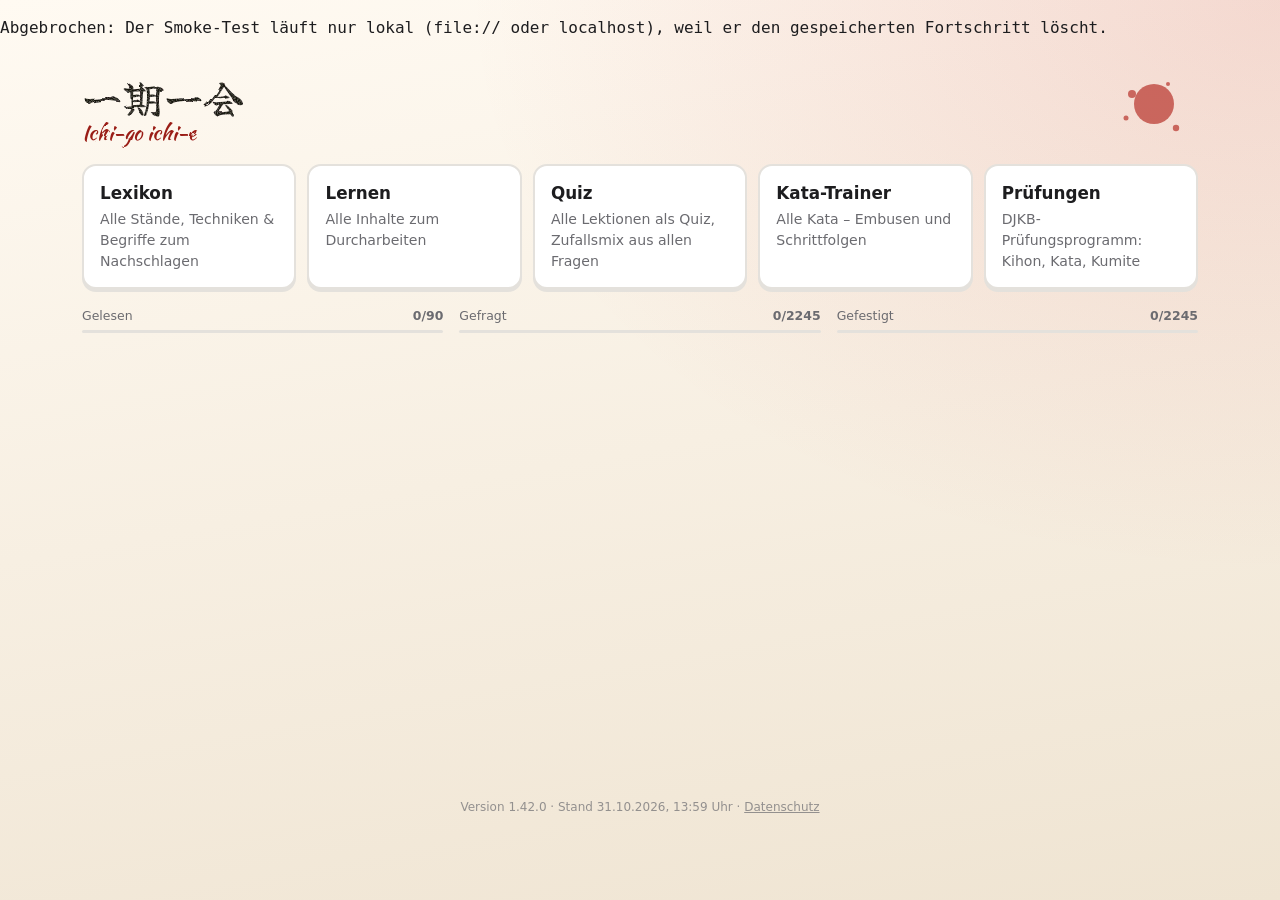
<file: tools/test/smoke.html>
<!DOCTYPE html>
<html lang="de">

<head>
  <meta charset="utf-8">
  <title>Smoke-Test</title>
  <link rel="stylesheet" href="../../css/style.css">
</head>

<body>
  <pre id="log">läuft …</pre>
  <main id="app"></main>
  <script>
    // Nur lokal: Der Test löscht den Fortschritt – auf GitHub Pages würde er den der App treffen.
    window.SMOKE_LOCAL = location.protocol === 'file:' || /^(localhost|127\.0\.0\.1)$/.test(location.hostname);
    if (SMOKE_LOCAL) localStorage.removeItem('shotokan-sensai-v1');
  </script>
  <script src="../../js/core.js"></script>
  <script src="../../js/graphics.js"></script>
  <script src="../../js/graphics-tech.js"></script>
  <script src="../../js/graphics-ashi.js"></script>
  <script src="../../js/figur3d.js"></script>
  <script src="../../js/figur-posen.js"></script>
  <script src="../../js/figur-app.js"></script>
  <script src="../../data/grades.js"></script>
  <script src="../../data/glossary.js"></script>
  <script src="../../data/units-general.js"></script>
  <script src="../../data/questions-general.js"></script>
  <script src="../../data/kata-intro.js"></script>
  <script src="../../data/kata-heian.js"></script>
  <script src="../../data/kata-tekki.js"></script>
  <script src="../../data/kata-sentei.js"></script>
  <script src="../../data/legacy-ids.js"></script>
  <script src="../../js/kata-gen.js"></script>
  <script src="../../js/kata-ansage.js"></script>
  <script src="../../js/srs.js"></script>
  <script src="../../js/quiz.js"></script>
  <script src="../../js/app.js"></script>
  <script src="smoke.js"></script>
</body>

</html>
</file>
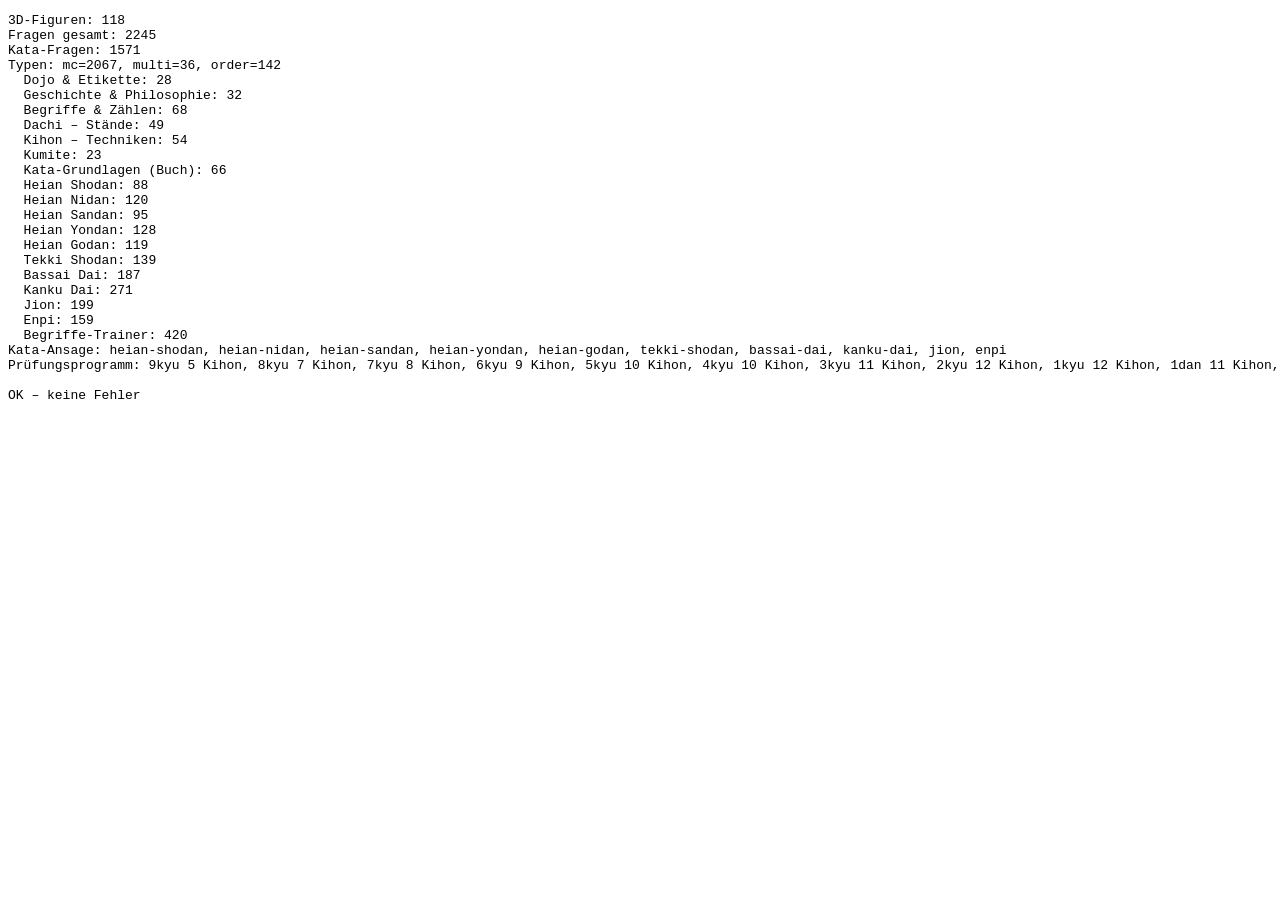
<file: tools/test/validate.html>
<!DOCTYPE html>
<html lang="de">

<head>
  <meta charset="utf-8">
  <title>Fragen-Validierung</title>
</head>

<body>
  <pre id="out">läuft …</pre>
  <script src="../../js/core.js"></script>
  <script src="../../js/graphics.js"></script>
  <script src="../../js/graphics-tech.js"></script>
  <script src="../../js/graphics-ashi.js"></script>
  <script src="../../js/figur3d.js"></script>
  <script src="../../js/figur-posen.js"></script>
  <script src="../../js/figur-app.js"></script>
  <script src="../../data/grades.js"></script>
  <script src="../../data/glossary.js"></script>
  <script src="../../data/units-general.js"></script>
  <script src="../../data/questions-general.js"></script>
  <script src="../../data/kata-intro.js"></script>
  <script src="../../data/kata-heian.js"></script>
  <script src="../../data/kata-tekki.js"></script>
  <script src="../../data/kata-sentei.js"></script>
  <script src="../../data/legacy-ids.js"></script>
  <script src="../../js/kata-gen.js"></script>
  <script src="../../js/kata-ansage.js"></script>
  <script src="validate.js"></script>
</body>

</html>
</file>
<file: css/style.css>
:root {
  --red: #c62828;
  --red-dark: #8e0000;
  /* Blick und Wendung auf der Bodenkarte: helles Rot */
  --hint: rgba(198, 40, 40, 0.4);
  --hint-fill: rgba(198, 40, 40, 0.22);
  --ink: #1d1d1f;
  --muted: #6b6b70;
  --bg: #f6f4f1;
  --card: #ffffff;
  --line: #e4e1dc;
  --ok: #2e7d32;
  --ok-bg: #e8f5e9;
  --bad: #c62828;
  --bad-bg: #fdecea;
  --radius: 14px;
  --shadow: 0 2px 10px rgba(0, 0, 0, 0.06);
  --papier: radial-gradient(ellipse at 100% 0%, rgba(198, 40, 40, 0.14), transparent 45%), linear-gradient(170deg, #fffaf2, #efe4d2);
  font-size: 16px;
}

* {
  box-sizing: border-box;
}

[hidden] {
  display: none !important;
}

html {
  background: var(--bg);
}

body {
  margin: 0;
  font-family: system-ui, -apple-system, "Segoe UI", Roboto, "Helvetica Neue", Arial, sans-serif;
  color: var(--ink);
  line-height: 1.5;
  padding-bottom: 76px;
  display: flex;
  flex-direction: column;
  min-height: 100dvh;
}

/* Washi-Hintergrund für die ganze Seite; fest stehend, auch auf iOS */
body::before {
  content: "";
  position: fixed;
  inset: 0;
  z-index: -1;
  background: var(--papier);
}

a {
  color: var(--red);
}

h1 {
  font-size: 1.6rem;
  margin: 0.6em 0 0.4em;
}

h2 {
  font-size: 1.25rem;
}

h3 {
  margin: 0;
  font-size: 1.05rem;
}

h4 {
  margin: 1em 0 0.3em;
}

.muted {
  color: var(--muted);
}

.small {
  font-size: 0.85rem;
}

.version {
  position: absolute;
  left: 0;
  right: 0;
  bottom: 0.5rem;
  margin: 0;
  text-align: center;
  font-size: 0.75rem;
  color: var(--muted);
  opacity: 0.7;
}

.version a {
  color: inherit;
}

.src {
  color: var(--muted);
  font-size: 0.8rem;
  font-style: italic;
}

.visually-hidden {
  position: absolute;
  width: 1px;
  height: 1px;
  overflow: hidden;
  clip: rect(0 0 0 0);
}

/* ---------- Kopf- und Fußleiste ---------- */
.topbar {
  position: sticky;
  top: 0;
  z-index: 10;
  display: flex;
  align-items: center;
  justify-content: space-between;
  padding: 0.6rem 1rem;
  background: var(--card);
  border-bottom: 1px solid var(--line);
}

.brand {
  display: flex;
  align-items: center;
  gap: 0.5rem;
  font-weight: 700;
  color: var(--ink);
  text-decoration: none;
}

.bottombar {
  position: fixed;
  bottom: 0;
  left: 0;
  right: 0;
  z-index: 10;
  display: flex;
  justify-content: space-around;
  background: var(--card);
  border-top: 1px solid var(--line);
  padding: 0.3rem 0 calc(0.3rem + env(safe-area-inset-bottom));
}

.bottombar a {
  display: flex;
  flex-direction: column;
  align-items: center;
  font-size: 0.75rem;
  color: var(--muted);
  text-decoration: none;
  flex: 1 1 0;
  min-width: 0;
  padding: 0.3rem 0.2rem;
  border-radius: 10px;
}

.bottombar a .ico {
  font-size: 1.3rem;
  line-height: 1.2;
}

/* Fußspuren für „Üben“ – gleiche Fußform wie auf der Bodenkarte */
.bottombar a .ico-svg {
  display: block;
  width: 1.3em;
  height: 1.2em;
  margin: 0 auto;
  fill: currentColor;
}

/* Offenes Buch für „Begriffe“ – nur Umriss */
.bottombar a .ico-linie {
  fill: none;
  stroke: currentColor;
  stroke-width: 2;
  stroke-linejoin: round;
}

.bottombar a.active {
  color: var(--red);
  font-weight: 700;
}

main {
  flex: 1 0 auto;
  width: 100%;
  max-width: 760px;
  margin: 0 auto;
  padding: 0.5rem 1rem 2rem;
  outline: none;
}
/* Seiten mit Versionszeile: sie sitzt immer am unteren Rand. */
main:has(> .version) {
  position: relative;
  padding-bottom: 2.5rem;
}

/* ---------- Buttons ---------- */
.btn {
  display: inline-flex;
  align-items: center;
  justify-content: center;
  gap: 0.4rem;
  min-height: 46px;
  padding: 0.6rem 1.2rem;
  border: 2px solid var(--line);
  border-radius: 12px;
  background: var(--card);
  color: var(--ink);
  font: inherit;
  font-weight: 700;
  text-decoration: none;
  cursor: pointer;
  box-shadow: 0 3px 0 var(--line);
}

.btn:active {
  transform: translateY(2px);
  box-shadow: 0 1px 0 var(--line);
}

.btn.primary {
  background: var(--red);
  border-color: var(--red-dark);
  color: #fff;
  box-shadow: 0 3px 0 var(--red-dark);
}

.btn.danger {
  color: var(--bad);
}

.btn:disabled {
  opacity: 0.45;
  cursor: not-allowed;
}

.actions {
  display: flex;
  flex-wrap: wrap;
  gap: 0.6rem;
  margin: 1.2rem 0;
}

.icon-btn {
  border: 0;
  background: none;
  font-size: 1.4rem;
  color: var(--muted);
  cursor: pointer;
  padding: 0.2rem 0.5rem;
}

/* ---------- Startseite ---------- */
/* Schriften nur mit den Zeichen des Leitspruchs (SIL OFL, siehe assets/fonts) */
@font-face {
  font-family: "SK Kanji";
  src: url("../assets/fonts/yuji-syuku.woff2") format("woff2");
  font-display: swap;
}

@font-face {
  font-family: "SK Pinsel";
  src: url("../assets/fonts/kaushan-script.woff2") format("woff2");
  font-display: swap;
}

.hero {
  position: relative;
  overflow: hidden;
  padding: 0.25rem 0;
  margin: 0.25rem 0;
}

.hero-filter {
  position: absolute;
}

.hero h1 {
  position: relative;
  margin: 0.1em 0 0;
  font-weight: 400;
  line-height: 1.15;
}

.hero-kanji {
  display: block;
  font-family: "SK Kanji", "Hiragino Mincho ProN", "Yu Mincho", serif;
  font-size: 2.5rem;
  letter-spacing: 0.02em;
  color: #141210;
  filter: url(#hero-tusche);
}

.hero-romaji {
  display: block;
  font-family: "SK Pinsel", cursive;
  font-size: 1.3rem;
  color: #9a1f17;
  filter: url(#hero-pinsel);
}

.hero-spritzer {
  position: absolute;
  right: 10px;
  top: 6px;
  width: 120px;
  fill: #b3261e;
  opacity: 0.65;
}

.fortschritt {
  margin: 1.1rem 0 0;
}

.fort-stats {
  display: grid;
  grid-template-columns: repeat(3, 1fr);
  gap: 1rem;
  max-width: 520px;
}

.fort-stat {
  display: block;
  color: var(--muted);
  text-decoration: none;
  font-size: 0.78rem;
}

.fort-label {
  display: flex;
  justify-content: space-between;
  gap: 0.3rem;
}

.fort-label b {
  font-weight: 600;
  font-variant-numeric: tabular-nums;
}

.fort-bar {
  display: block;
  height: 3px;
  margin-top: 0.3rem;
  border-radius: 2px;
  background: var(--line);
  overflow: hidden;
}

.fort-bar i {
  display: block;
  height: 100%;
  background: var(--red);
  opacity: 0.6;
}


.unit-section h2 {
  margin-top: 1.6rem;
}

.unit {
  background: var(--card);
  border: 1px solid var(--line);
  border-radius: var(--radius);
  margin: 0.7rem 0;
  box-shadow: var(--shadow);
  overflow: hidden;
}

.unit.kata {
  border-left: 5px solid var(--red);
}

.unit.general {
  border-left: 5px solid #455a64;
}

.unit-head {
  display: flex;
  width: 100%;
  justify-content: space-between;
  align-items: center;
  gap: 1rem;
  padding: 0.9rem 1rem;
  border: 0;
  background: none;
  font: inherit;
  text-align: left;
  cursor: pointer;
  color: inherit;
}

.unit-head p {
  margin: 0.2rem 0 0;
}

.ring {
  flex: none;
  min-width: 3.2rem;
  padding: 0.3rem 0.5rem;
  border-radius: 999px;
  background: var(--bg);
  font-weight: 700;
  font-size: 0.85rem;
  text-align: center;
}

.progress {
  flex: 1;
  height: 14px;
  background: var(--line);
  border-radius: 999px;
  overflow: hidden;
}

.progress.thin {
  height: 5px;
  border-radius: 0;
}

.progress-bar {
  height: 100%;
  width: 0;
  background: var(--red);
  transition: width 0.3s;
}

.path {
  list-style: none;
  margin: 0;
  padding: 0.6rem 1rem 1rem;
  display: grid;
  gap: 0.45rem;
}

.node {
  display: grid;
  grid-template-columns: 2.2rem 1fr auto;
  align-items: center;
  gap: 0.7rem;
  padding: 0.5rem 0.7rem;
  border-radius: 12px;
  border: 2px solid var(--line);
  text-decoration: none;
  color: var(--ink);
  background: #fff;
}

.node .dot {
  width: 2.2rem;
  height: 2.2rem;
  border-radius: 50%;
  display: grid;
  place-items: center;
  font-weight: 700;
  background: var(--bg);
  border: 2px solid var(--line);
}

.node.open {
  border-color: var(--red);
}

.node.open .dot {
  background: var(--red);
  color: #fff;
  border-color: var(--red-dark);
}

.node.done .dot {
  background: var(--ok);
  color: #fff;
  border-color: #1b5e20;
}

.node-meta {
  font-size: 0.8rem;
  color: var(--muted);
}

/* ---------- Lektion ---------- */
.crumbs {
  font-size: 0.85rem;
  color: var(--muted);
  margin-top: 0.8rem;
}

.learn {
  background: var(--card);
  border: 1px solid var(--line);
  border-radius: var(--radius);
  padding: 0.6rem 1.2rem;
  box-shadow: var(--shadow);
}

.learn li {
  margin: 0.3rem 0;
}

.card {
  background: var(--card);
  border: 1px solid var(--line);
  border-radius: var(--radius);
  padding: 1rem 1.2rem;
  margin: 1rem 0;
  box-shadow: var(--shadow);
}

table.moves {
  width: 100%;
  border-collapse: collapse;
  margin: 0.8rem 0;
  font-size: 0.92rem;
}

table.moves th,
table.moves td {
  text-align: left;
  padding: 0.4rem 0.5rem;
  border-bottom: 1px solid var(--line);
  vertical-align: top;
}

table.moves th {
  background: var(--bg);
}

table.moves tr.kiai td {
  background: #fff3e0;
}

/* Bewegungskarten: Stand mit Fußbild oben, darunter Links | Rechts | Bein, Anmerkungen klein */
.mcards {
  display: grid;
  grid-template-columns: repeat(auto-fill, minmax(320px, 1fr));
  gap: 0.6rem;
  margin: 0.8rem 0;
}

.mcard {
  border: 1px solid var(--line);
  border-radius: 12px;
  overflow: hidden;
  background: var(--card);
  min-width: 0;
}

.mcard.kiai {
  border-color: #e65100;
}

.mcard-top {
  display: flex;
  align-items: center;
  gap: 0.5rem;
  padding: 0.4rem 0.7rem;
  background: var(--bg);
}

.mcard.kiai .mcard-top {
  background: #fff3e0;
}

.mcard-n {
  font-weight: 700;
  min-width: 1.4em;
  font-variant-numeric: tabular-nums;
}

.mcard-st {
  flex: 1;
  min-width: 0;
  font-size: 0.9rem;
}

.mp-row {
  display: grid;
  grid-template-columns: repeat(3, minmax(0, 1fr));
}

.mp-cell {
  padding: 0.45rem 0.6rem;
  min-width: 0;
  font-size: 0.88rem;
  overflow-wrap: anywhere;
}

.mp-cell + .mp-cell {
  border-left: 1px solid var(--line);
}

.mp-cell.mp-both {
  grid-column: span 2;
  text-align: center;
}

.mp-cell.mp-wide {
  grid-column: 1 / -1;
}

.mp-lbl {
  display: block;
  font-size: 0.66rem;
  letter-spacing: 0.08em;
  text-transform: uppercase;
  color: var(--muted);
}

.mp-part + .mp-part {
  margin-top: 0.3rem;
}

.mp-none {
  color: var(--muted);
}

.mp-open {
  font-size: 0.72rem;
  color: var(--muted);
}

.mcard-note {
  border-top: 1px solid var(--line);
  padding: 0.3rem 0.7rem;
  font-size: 0.78rem;
  color: var(--muted);
}

.lvl {
  display: inline-block;
  font-size: 0.72rem;
  font-weight: 700;
  border-radius: 5px;
  padding: 0 0.4rem;
  white-space: nowrap;
}

.lvl-J {
  color: #c62828;
  background: #fdecea;
}

.lvl-C {
  color: #8a5a00;
  background: #fff4d6;
}

.lvl-G {
  color: #1f5fa8;
  background: #e5eefa;
}

@media (max-width: 400px) {
  .mcards {
    grid-template-columns: 1fr;
  }

  .mp-cell {
    padding: 0.45rem 0.45rem;
    font-size: 0.82rem;
  }
}

.badge {
  display: inline-block;
  font-size: 0.7rem;
  font-weight: 700;
  color: #fff;
  background: #e65100;
  border-radius: 6px;
  padding: 0 0.35rem;
}

.stance-grid,
.gfx-grid {
  display: grid;
  grid-template-columns: repeat(auto-fill, minmax(170px, 1fr));
  gap: 1.2rem;
  margin: 0.8rem 0;
}

figure.stance,
figure.gfx {
  margin: 0;
  text-align: center;
  font-size: 0.85rem;
}

/* Grafik als Karte: Name oben, roter Rand links (wie im Lexikon) */
figure.gfx {
  background: var(--card);
  border: 1px solid var(--line);
  border-left: 5px solid var(--red);
  border-radius: 12px;
  padding: 0.7rem;
  box-shadow: var(--shadow);
  text-align: left;
}

figure.gfx figcaption {
  margin-bottom: 0.4rem;
  font-size: 0.88rem;
}

figure.gfx figcaption b {
  font-size: 1.1rem;
}

figure.gfx svg {
  display: block;
  margin: 0 auto;
}

figure.gfx svg > rect:first-of-type {
  stroke: none;
}

figure.stance svg,
figure.gfx svg {
  width: 100%;
  max-width: 240px;
  height: auto;
}

.mini-stance {
  width: 46px;
  height: 49px;
  flex: none;
  background: #fafafa;
  border: 1px solid var(--line);
  border-radius: 6px;
}

/* ---------- Orientierung bei Kata-Fragen ---------- */
.kata-ctx {
  margin: 0.4rem 0 0.8rem;
  padding: 0.6rem 0.7rem;
  border: 1px solid var(--line);
  border-radius: 10px;
  font-size: 0.88rem;
}

.kbar-wrap {
  display: flex;
  align-items: center;
  gap: 0.4rem;
}

.kbar {
  flex: 1;
  display: flex;
  gap: 1px;
  height: 10px;
}

.kbar-seg {
  flex: 1;
  background: var(--line);
  border-radius: 2px;
}

.kbar-seg.kiai {
  background: #ffb74d;
}

.kbar-seg.on {
  background: var(--red);
  transform: scaleY(1.6);
}

.kbar-num,
.kbar-cap {
  color: var(--muted);
  font-size: 0.75rem;
}

.kbar-cap {
  margin: 0.25rem 0 0.4rem;
}

.kctx-line {
  display: flex;
  align-items: center;
  gap: 0.5rem;
  margin-top: 0.3rem;
}

.kctx-line .mini-stance {
  width: 34px;
  height: 36px;
}

.hint-btn {
  margin-top: 0.4rem;
  padding: 0.25rem 0.7rem;
  font: inherit;
  font-size: 0.8rem;
  color: var(--red);
  background: none;
  border: 1px dashed var(--red);
  border-radius: 999px;
  cursor: pointer;
}

/* ---------- Kacheln, Suche, Lexikon ---------- */
.tiles {
  display: grid;
  grid-template-columns: repeat(auto-fill, minmax(210px, 1fr));
  gap: 0.7rem;
  margin: 1rem 0;
}

.tile {
  display: block;
  padding: 0.9rem 1rem;
  border-radius: var(--radius);
  border: 2px solid var(--line);
  background: var(--card);
  color: var(--ink);
  text-decoration: none;
  box-shadow: 0 3px 0 var(--line);
}

.tile h3 {
  margin-bottom: 0.2rem;
}

.tile p {
  margin: 0;
  color: var(--muted);
  font-size: 0.88rem;
}

.tile.primary {
  border-color: var(--red);
  box-shadow: 0 3px 0 var(--red-dark);
}

.tile.primary h3 {
  color: var(--red);
}

.pager {
  display: flex;
  justify-content: space-between;
  gap: 0.6rem;
  margin: 1.5rem 0;
}

.pager .btn {
  max-width: 48%;
  font-weight: 600;
  font-size: 0.9rem;
}

.search {
  width: 100%;
  padding: 0.7rem 0.9rem;
  font: inherit;
  border: 2px solid var(--line);
  border-radius: 12px;
  background: var(--card);
  color: var(--ink);
  margin: 0.4rem 0 0.8rem;
}

.chips {
  display: flex;
  flex-wrap: wrap;
  gap: 0.4rem;
  margin-bottom: 0.6rem;
}

.chips .chip {
  padding: 0.35rem 0.7rem;
  font-size: 0.85rem;
}

.lex-grid {
  display: grid;
  grid-template-columns: repeat(auto-fill, minmax(200px, 1fr));
  gap: 1.2rem;
  margin: 0.8rem 0;
}

.lex-card {
  background: var(--card);
  border: 1px solid var(--line);
  border-left: 5px solid var(--red);
  border-radius: 12px;
  padding: 0.7rem;
  box-shadow: var(--shadow);
}

.lex-card h4 {
  margin: 0 0 0.15rem;
  font-size: 1.1rem;
}

.lex-card p {
  margin: 0 0 0.4rem;
  font-size: 0.88rem;
}

/* Grafik in der Karte ohne eigenen Rahmen – die Karte ist der Rahmen */
.lex-img svg > rect:first-of-type {
  stroke: none;
}

.gfx-hint {
  margin: 0.4rem 0 0;
}

.lex-img svg {
  width: 100%;
  height: auto;
  max-height: 180px;
}

/* Doppelansicht (Figur über Fußbild) ist höher */
.lex-img svg.duo {
  max-height: 340px;
}

.quiz-img {
  display: block;
  width: 100%;
  max-width: 260px;
  margin: 0.4rem auto 0.8rem;
}

.quiz-img.small-img {
  max-width: 140px;
  margin: 0.3rem 0;
}

/* Grafik-Knöpfe: Seitenansicht / Animation */
.gfx-tools {
  display: flex;
  justify-content: center;
  flex-wrap: wrap;
  gap: 0.4rem;
  margin: 0.35rem 0 0.2rem;
}

.gfx-btn {
  min-height: 34px;
  padding: 0.3rem 0.8rem;
  border: 2px solid var(--line);
  border-radius: 999px;
  background: var(--card);
  color: var(--ink);
  font: inherit;
  font-size: 0.82rem;
  font-weight: 700;
  cursor: pointer;
}

.gfx-btn[aria-pressed="true"] {
  border-color: var(--red);
  color: var(--red);
}

.gfx-btn.quiz-anim {
  display: block;
  margin: -0.4rem auto 0.8rem;
}

details.unit>summary {
  list-style: none;
}

details.unit>summary::-webkit-details-marker {
  display: none;
}

.path li {
  display: grid;
  grid-template-columns: 1fr auto;
  gap: 0.4rem;
  align-items: center;
}

.node-learn {
  font-size: 0.8rem;
  color: var(--muted);
  padding: 0.4rem;
}

.belt {
  display: inline-block;
  width: 2.2rem;
  height: 0.7rem;
  border-radius: 3px;
  border: 1px solid #0003;
  vertical-align: middle;
}

.belt.big {
  width: 3rem;
  height: 1rem;
}

.belt-white {
  background: #fff;
}

.belt-yellow {
  background: #fdd835;
}

.belt-orange {
  background: #fb8c00;
}

.belt-green {
  background: #43a047;
}

.belt-blue {
  background: #1e5bc6;
}

.belt-violet {
  background: #7b1fa2;
}

.belt-brown {
  background: #6d4c41;
}

.belt-black {
  background: #111;
}

/* ---------- Quiz ---------- */
.quiz-head {
  display: flex;
  align-items: center;
  gap: 0.8rem;
  margin: 1rem 0;
}

.quiz-count {
  font-size: 0.85rem;
  color: var(--muted);
  min-width: 3rem;
  text-align: right;
}

.quiz-title {
  font-size: 0.8rem;
  color: var(--muted);
  text-transform: uppercase;
  letter-spacing: 0.04em;
}

.quiz-card {
  background: var(--card);
  border: 1px solid var(--line);
  border-radius: var(--radius);
  padding: 1rem 1.2rem;
  box-shadow: var(--shadow);
}

.quiz-q {
  font-size: 1.2rem;
  margin: 0.4rem 0 0.6rem;
}

.type-hint {
  color: var(--muted);
  font-size: 0.85rem;
  margin: 0 0 0.6rem;
}

.options {
  display: grid;
  gap: 0.55rem;
}

.option {
  display: flex;
  align-items: center;
  gap: 0.7rem;
  width: 100%;
  padding: 0.75rem 0.9rem;
  border: 2px solid var(--line);
  border-radius: 12px;
  background: #fff;
  font: inherit;
  text-align: left;
  cursor: pointer;
  color: var(--ink);
  box-shadow: 0 2px 0 var(--line);
}

.option .key {
  flex: none;
  width: 1.6rem;
  height: 1.6rem;
  border-radius: 6px;
  border: 1px solid var(--line);
  display: grid;
  place-items: center;
  font-size: 0.8rem;
  color: var(--muted);
}

.option.selected {
  border-color: #1565c0;
  background: #e3f2fd;
}

.option.right {
  border-color: var(--ok);
  background: var(--ok-bg);
}

.option.wrong {
  border-color: var(--bad);
  background: var(--bad-bg);
}

.option:disabled {
  cursor: default;
}

.order-answer {
  min-height: 3.2rem;
  margin: 0 0 0.8rem;
  padding: 0.5rem 0.5rem 0.5rem 2rem;
  border: 2px dashed var(--line);
  border-radius: 12px;
  display: grid;
  gap: 0.4rem;
}

.order-pool {
  display: flex;
  flex-wrap: wrap;
  gap: 0.5rem;
}

.chip {
  padding: 0.55rem 0.8rem;
  border: 2px solid var(--line);
  border-radius: 10px;
  background: #fff;
  font: inherit;
  cursor: pointer;
  text-align: left;
  box-shadow: 0 2px 0 var(--line);
  color: var(--ink);
}

.chip.placed {
  border-color: #1565c0;
  background: #e3f2fd;
  width: 100%;
}

.quiz-footer {
  margin: 1rem 0;
  display: grid;
  gap: 0.7rem;
}

.quiz-footer .btn {
  width: 100%;
}

.feedback {
  border-radius: 12px;
  padding: 0.8rem 1rem;
}

.feedback p {
  margin: 0.35rem 0 0;
}

.feedback.ok {
  background: var(--ok-bg);
  border: 2px solid var(--ok);
}

.feedback.ok strong {
  color: var(--ok);
}

.feedback.bad {
  background: var(--bad-bg);
  border: 2px solid var(--bad);
}

.feedback.bad strong {
  color: var(--bad);
}

/* ---------- Ergebnis ---------- */
.result {
  text-align: center;
  background: var(--card);
  border-radius: var(--radius);
  border: 1px solid var(--line);
  padding: 1.5rem 1rem;
  margin-top: 1rem;
  box-shadow: var(--shadow);
}

.result .score {
  font-size: 3rem;
  font-weight: 800;
}

.result.pass .score {
  color: var(--ok);
}

.result.fail .score {
  color: var(--bad);
}

.result .actions {
  justify-content: center;
}

.review-list li {
  margin-bottom: 0.8rem;
}

.review-list .q {
  font-weight: 600;
  margin-bottom: 0.2rem;
}

.boxes {
  display: grid;
  grid-template-columns: repeat(5, 1fr);
  gap: 0.4rem;
  margin: 1rem 0;
}

.box {
  background: var(--card);
  border: 1px solid var(--line);
  border-radius: 10px;
  padding: 0.5rem;
  text-align: center;
}

.box b {
  display: block;
  font-size: 1.3rem;
}

.box span {
  font-size: 0.75rem;
  color: var(--muted);
}

/* ---------- Prüfung ---------- */
.grade-list {
  display: grid;
  gap: 0.5rem;
}

.grade {
  display: grid;
  grid-template-columns: 3rem 1fr;
  align-items: center;
  gap: 0.7rem;
  padding: 0.75rem 1rem;
  background: var(--card);
  border: 1px solid var(--line);
  border-radius: 12px;
  color: var(--ink);
  text-decoration: none;
  box-shadow: var(--shadow);
}

.grade-name {
  font-weight: 700;
}

.grade-sub {
  display: block;
}

.program p {
  margin: 0.4rem 0;
}

.program h4 {
  margin: 1.1em 0 0.4em;
}

.tabs {
  position: sticky;
  top: 3.3rem;
  z-index: 5;
  display: grid;
  grid-auto-flow: column;
  grid-auto-columns: 1fr;
  gap: 0.3rem;
  padding: 0.3rem;
  margin-top: 0.8rem;
  background: var(--card);
  border: 1px solid var(--line);
  border-radius: 12px;
  box-shadow: var(--shadow);
}

.tab {
  padding: 0.55rem 0.4rem;
  border: 0;
  border-radius: 9px;
  background: transparent;
  color: var(--ink);
  font: inherit;
  font-weight: 600;
  cursor: pointer;
}

.tab[aria-selected="true"] {
  background: var(--red);
  color: #fff;
}

.prog {
  margin: 0.5rem 0;
  padding-left: 1.6rem;
}

.prog > li,
.prog-plain > li {
  padding: 0.45rem 0;
  border-bottom: 1px solid var(--line);
}

.prog > li:last-child,
.prog-plain > li:last-child {
  border-bottom: 0;
}

.prog > li::marker {
  font-weight: 700;
  color: var(--red);
}

.prog-main {
  font-weight: 600;
}

.prog-sub {
  color: var(--muted);
}

.prog-sub::before {
  content: "↳ ";
}

.prog-plain {
  list-style: none;
  margin: 0.4rem 0;
  padding: 0;
}

.prog-var {
  margin: 0.3rem 0 0;
  padding-left: 1.1rem;
  color: var(--muted);
}

.prog-reps {
  font-weight: 700;
}

.prog-ziel {
  padding: 0.5rem 0.7rem;
  border-left: 4px solid var(--red);
  background: var(--bg);
  border-radius: 6px;
}

.prog-focus {
  margin-top: 0.8rem;
  padding: 0.5rem 0.7rem;
  border: 1px solid var(--line);
  border-radius: 10px;
}

.prog-focus summary {
  font-weight: 600;
  cursor: pointer;
}

.prog-focus ul {
  margin: 0.4rem 0 0;
  padding-left: 1.2rem;
}

.prog-links {
  margin-top: 1rem;
}

/* ---------- Fortschritt ---------- */
.stat-grid {
  display: grid;
  grid-template-columns: repeat(auto-fill, minmax(140px, 1fr));
  gap: 0.6rem;
}

.stat-card {
  background: var(--card);
  border: 1px solid var(--line);
  border-radius: 12px;
  padding: 0.8rem;
  text-align: center;
}

.stat-card b {
  display: block;
  font-size: 1.4rem;
}

.stat-card span {
  color: var(--muted);
  font-size: 0.8rem;
}

.unit-progress {
  list-style: none;
  padding: 0;
  display: grid;
  gap: 0.6rem;
}

.unit-progress .progress {
  height: 8px;
  border-radius: 999px;
  margin-top: 0.2rem;
}

.switch {
  display: flex;
  gap: 0.5rem;
  align-items: center;
  margin: 0.6rem 0;
}

/* ---------- Kata-Ansage ---------- */
.ans-wrap {
  display: grid;
  gap: 0.8rem;
}

main:fullscreen {
  max-width: none;
  background: var(--bg);
  padding: 1rem;
  overflow: auto;
}

.ans-stage.ans-in-next {
  animation: ans-in-next 0.25s ease-out;
}

.ans-stage.ans-in-prev {
  animation: ans-in-prev 0.25s ease-out;
}

@keyframes ans-in-next {
  from { transform: translateX(40px); opacity: 0.3; }
}

@keyframes ans-in-prev {
  from { transform: translateX(-40px); opacity: 0.3; }
}

@media (prefers-reduced-motion: reduce) {
  .ans-stage.ans-in-next,
  .ans-stage.ans-in-prev {
    animation: none;
  }
}

.ans-stage {
  background: var(--card);
  border: 2px solid var(--line);
  border-radius: var(--radius);
  padding: 0.75rem;
  display: grid;
  gap: 0.4rem;
  box-shadow: var(--shadow);
}

.ans-stage.kiai {
  border-color: #e65100;
}

.ans-head {
  display: flex;
  align-items: center;
  gap: 0.7rem;
}

.ans-kan {
  font-size: clamp(2.2rem, 10vw, 3rem);
  line-height: 1;
  font-weight: 700;
  color: var(--red);
  font-family: "Hiragino Mincho ProN", "Yu Mincho", "Noto Serif JP", serif;
}

.ans-head-txt {
  display: grid;
  min-width: 0;
}

.ans-ro {
  font-size: 1.3rem;
  line-height: 1.25;
  font-weight: 700;
}

.ans-pos {
  color: var(--muted);
  font-size: 0.85rem;
  line-height: 1.3;
  font-variant-numeric: tabular-nums;
}

.ans-map {
  position: relative;
  min-height: 240px;
}

.ans-map-svg {
  height: 100%;
}

/* Kiai, langsam, fließend: auf der Karte, damit sie den Kasten nicht verschieben */
.ans-chips {
  position: absolute;
  top: 0.4rem;
  right: 0.4rem;
  pointer-events: none;
  display: flex;
  flex-direction: column;
  gap: 0.3rem;
  align-items: flex-end;
}

.ans-chip {
  font-size: 0.8rem;
  font-weight: 700;
  border-radius: 999px;
  padding: 0.1rem 0.6rem;
}

.ans-chip.kiai {
  background: #e65100;
  color: #fff;
}

.ans-chip.slow {
  background: #fff3e0;
  color: #8a4b00;
}

.ans-chip.cont {
  background: var(--ok-bg);
  color: var(--ok);
}

.ans-map svg {
  display: block;
  width: 100%;
  height: 100%;
  border-radius: 10px;
  background: var(--bg);
}

.emb-grid {
  stroke: var(--line);
  stroke-width: 1;
  fill: none;
}

.emb-line {
  stroke: var(--muted);
  stroke-width: 2;
  opacity: 0.6;
  fill: none;
}

.emb-txt {
  font: 800 22px system-ui, sans-serif;
  fill: var(--ink);
}

.emb-body {
  stroke: var(--red);
  stroke-width: 5;
  stroke-linecap: round;
  stroke-linejoin: round;
  fill: none;
}

/* Blick und Wendung als Zusatz zur Stellung: dasselbe helle Rot, unterschieden durch die Form (Fächer, Bogen) */
.emb-gaze {
  fill: var(--hint-fill);
  stroke: var(--hint);
  stroke-width: 2;
  stroke-linejoin: round;
}

.emb-eye {
  fill: var(--red);
}

.emb-turn,
.emb-turn-head {
  stroke: var(--hint);
  stroke-width: 4;
  stroke-linecap: round;
  fill: none;
}

.emb-turn {
  stroke-dasharray: 9 7;
}

.emb-via,
.emb-via-head {
  stroke: #e65100;
  stroke-width: 3.5;
  stroke-linecap: round;
  fill: none;
}

.emb-via {
  stroke-dasharray: 8 6;
}

.ans-tech {
  font-size: 0.9rem;
  line-height: 1.3;
}

.ans-hint {
  font-size: 1.05rem;
  font-weight: 700;
  line-height: 1.3;
}

.ans-controls {
  position: sticky;
  bottom: 0;
  z-index: 5;
  padding: 0.3rem 0;
  display: grid;
  grid-template-columns: 1fr 2.4fr 1fr;
  gap: 0.6rem;
}

.ans-play {
  font-size: 1.15rem;
}

.ans-fold {
  display: grid;
  gap: 0.6rem;
  padding: 0.5rem 0.7rem;
  border: 1px solid var(--line);
  border-radius: 10px;
}

.ans-fold summary {
  font-weight: 600;
  cursor: pointer;
}

.ans-katanav {
  display: grid;
  grid-auto-columns: 1fr;
  grid-auto-flow: column;
}

.ans-katanav .btn {
  min-width: 0;
  padding-left: 0.4rem;
  padding-right: 0.4rem;
  text-align: center;
  white-space: nowrap;
}

.ans-tempo {
  display: grid;
  gap: 0.2rem;
  justify-items: center;
}

.ans-tempo-row {
  display: grid;
  grid-template-columns: auto 1fr auto;
  gap: 0.5rem;
  align-items: center;
  width: 100%;
}

.ans-tempo-row input {
  min-width: 0;
  width: 100%;
  accent-color: var(--red);
}

.ans-tempo-out {
  font-size: 0.85rem;
  color: var(--muted);
  font-variant-numeric: tabular-nums;
}

.ans-track {
  display: flex;
  flex-wrap: wrap;
  gap: 0.3rem;
}

.ans-dot {
  width: 2.1rem;
  height: 2.1rem;
  border-radius: 8px;
  border: 1px solid var(--line);
  background: var(--card);
  color: var(--muted);
  font: inherit;
  font-size: 0.8rem;
  font-variant-numeric: tabular-nums;
  cursor: pointer;
  padding: 0;
}

.ans-dot.kiai {
  border: 2px solid #e65100;
  color: #e65100;
  font-weight: 700;
}

.ans-dot.slow {
  background: #fff3e0;
}

.ans-dot.link {
  border-right: 4px solid var(--ok);
}

.ans-dot.done {
  background: var(--line);
  color: var(--ink);
}

.ans-dot.cur {
  background: var(--red);
  border-color: var(--red-dark);
  color: #fff;
}

.ans-legend {
  display: flex;
  flex-wrap: wrap;
  gap: 0.9rem;
}

.ans-legend span::before {
  content: "";
  display: inline-block;
  width: 0.7rem;
  height: 0.7rem;
  border-radius: 3px;
  margin-right: 0.3rem;
  vertical-align: -1px;
  border: 1px solid var(--line);
}

.ans-legend .lg-kiai::before {
  border: 2px solid #e65100;
}

.ans-legend .lg-slow::before {
  background: #fff3e0;
}

.ans-legend .lg-link::before {
  border-right: 4px solid var(--ok);
}

.ans-legend .lg-heavy::before {
  background: #b71c1c;
  border-color: #b71c1c;
}

.ans-legend .lg-light::before {
  background: #ef9a9a;
  border-color: #ef9a9a;
}

.ans-legend .lg-ghost::before {
  background: #90a4ae;
  border-color: #90a4ae;
  opacity: 0.4;
}

.ans-legend .lg-lift::before {
  border: 2px dashed #e53935;
}

.ans-legend .lg-body::before {
  height: 0;
  border: 0;
  border-top: 4px solid var(--red);
  vertical-align: 3px;
}

.ans-legend .lg-look::before {
  width: 1.1rem;
  border: 0;
  border-radius: 0;
  background: var(--hint);
  clip-path: polygon(0 50%, 100% 0, 100% 100%);
}

.ans-legend .lg-turn::before {
  width: 1.1rem;
  height: 0.8rem;
  border: 0;
  border-radius: 0;
  vertical-align: -2px;
  background: var(--hint);
  /* gestrichelter Bogen mit Spitze als Maske, Farbe aus --hint */
  -webkit-mask: url("data:image/svg+xml,%3Csvg xmlns='http://www.w3.org/2000/svg' viewBox='0 0 22 16'%3E%3Cpath d='M2 15 A12 12 0 0 1 16 4' fill='none' stroke='%23000' stroke-width='2.6' stroke-linecap='round' stroke-dasharray='4 3'/%3E%3Cpath d='M12 1 L17 4 L13 8' fill='none' stroke='%23000' stroke-width='2.6' stroke-linecap='round' stroke-linejoin='round'/%3E%3C/svg%3E") center / contain no-repeat;
  mask: url("data:image/svg+xml,%3Csvg xmlns='http://www.w3.org/2000/svg' viewBox='0 0 22 16'%3E%3Cpath d='M2 15 A12 12 0 0 1 16 4' fill='none' stroke='%23000' stroke-width='2.6' stroke-linecap='round' stroke-dasharray='4 3'/%3E%3Cpath d='M12 1 L17 4 L13 8' fill='none' stroke='%23000' stroke-width='2.6' stroke-linecap='round' stroke-linejoin='round'/%3E%3C/svg%3E") center / contain no-repeat;
}

.ans-legend .lg-via::before {
  height: 0;
  border: 0;
  border-top: 3px dashed #e65100;
  vertical-align: 3px;
}

@media (min-width: 700px) {
  .options {
    grid-template-columns: 1fr 1fr;
  }
}

/* ---------- Breite Bildschirme (Laptop/Desktop) ----------
   Handy und Tablet bleiben unverändert; erst ab 1100 px wird der Inhalt breiter.
   Fließtext behält eine angenehme Zeilenlänge. */
@media (min-width: 1100px) {
  main {
    max-width: 1180px;
    padding-left: 2rem;
    padding-right: 2rem;
  }

  /* Startseite: alle fünf Kacheln in einer Reihe, Fortschritt über die ganze Breite */
  .hero ~ .tiles {
    grid-template-columns: repeat(5, minmax(0, 1fr));
  }

  .fort-stats {
    max-width: none;
  }

  /* Themenlisten (Lernen, Quiz) zweispaltig */
  .unit-section {
    display: grid;
    grid-template-columns: 1fr 1fr;
    column-gap: 1rem;
    align-items: start;
  }

  .unit-section > :not(.unit) {
    grid-column: 1 / -1;
  }

  /* Im Raster fallen Ränder nicht zusammen: halbieren, damit der Abstand gleich bleibt */
  .unit-section > .unit {
    margin: 0.35rem 0;
  }

  /* Gürtel- und Kata-Listen (Prüfungen, Kata-Trainer) zweispaltig */
  .grade-list {
    grid-template-columns: 1fr 1fr;
  }

  /* Fließtext nicht zu lang werden lassen */
  .learn > p,
  .learn > ul,
  .learn > ol,
  main > p:not(.version) {
    max-width: 75ch;
  }

  /* Kata-Trainer: Bodenkarte nicht höher als der Bildschirm */
  .ans-wrap {
    max-width: 820px;
    margin: 0 auto;
  }
}

@media (prefers-color-scheme: dark) {
  :root {
    --ink: #ececec;
    --muted: #a0a0a6;
    --bg: #151515;
    --papier: radial-gradient(ellipse at 100% 0%, rgba(198, 40, 40, 0.2), transparent 45%), linear-gradient(170deg, #26221f, #1b1816);
    --card: #222;
    --line: #383838;
    --ok-bg: #16301a;
    --bad-bg: #3a1716;
    --hint: rgba(239, 120, 110, 0.8);
    --hint-fill: rgba(239, 120, 110, 0.25);
  }

  .hero-kanji {
    color: #f3ede4;
  }

  .hero-romaji {
    color: #e06b5f;
  }

  .option,
  .chip,
  .node,
  .btn {
    background: #262626;
  }

  .option.selected,
  .chip.placed {
    background: #10314f;
  }

  .option.right {
    background: var(--ok-bg);
  }

  .option.wrong {
    background: var(--bad-bg);
  }

  table.moves tr.kiai td {
    background: #3a2a14;
  }

  .mcard.kiai .mcard-top {
    background: #3a2a14;
  }

  .ans-chip.slow,
  .ans-dot.slow:not(.cur):not(.done),
  .ans-legend .lg-slow::before {
    background: #3a2a14;
    color: #f0c35a;
  }

  .lvl-J {
    color: #ff8a8a;
    background: #43201f;
  }

  .lvl-C {
    color: #f0c35a;
    background: #3b3018;
  }

  .lvl-G {
    color: #8db9f2;
    background: #1b2a40;
  }

  figure.stance rect {
    fill: #2a2a2a;
  }

  .btn.primary {
    background: var(--red);
  }
}

/* Kata-Ansage: Lexikon-Begriffe in Stand und Technik, Fenster mit dem Eintrag */
.ans-lex {
  font: inherit;
  color: inherit;
  background: none;
  border: 0;
  padding: 0;
  cursor: pointer;
  text-decoration: underline dotted;
  text-underline-offset: 0.2em;
}

.ans-lex:hover,
.ans-lex:focus-visible {
  color: var(--red);
}

.ans-lex-dlg {
  width: min(26rem, calc(100vw - 32px));
  max-height: calc(100dvh - 32px);
  padding: 0.8rem;
  border: 0;
  border-radius: var(--radius);
  background: var(--bg);
  color: var(--ink);
  box-shadow: 0 8px 30px rgba(0, 0, 0, 0.25);
}

.ans-lex-dlg::backdrop {
  background: rgba(0, 0, 0, 0.45);
}

.ans-lex-dlg .lex-grid {
  grid-template-columns: 1fr;
  margin: 0 0 0.6rem;
}

.ans-lex-dlg .actions {
  margin: 0;
  justify-content: flex-end;
}
/* Kompakt-Übersicht: kleine Karten, druckbar */
.kompakt-tools {
  display: flex;
  flex-wrap: wrap;
  gap: 0.6rem;
  align-items: center;
  margin: 0.6rem 0 1rem;
}

.kompakt-sel {
  min-height: 40px;
  padding: 0.3rem 0.6rem;
  border: 2px solid var(--line);
  border-radius: 10px;
  background: var(--card);
  color: var(--ink);
  font: inherit;
}

.k-sec h2 {
  font-size: 1.1rem;
  margin: 1.2rem 0 0.5rem;
}

.k-grid {
  display: grid;
  grid-template-columns: repeat(auto-fill, minmax(140px, 1fr));
  gap: 0.6rem;
}

.k-card {
  background: var(--card);
  border: 1px solid var(--line);
  border-top: 4px solid var(--red);
  border-radius: 10px;
  padding: 0.45rem;
  break-inside: avoid;
  page-break-inside: avoid;
}

.k-card h4 {
  margin: 0.2rem 0 0.1rem;
  font-size: 0.95rem;
}

.k-card p {
  margin: 0 0 0.3rem;
  font-size: 0.78rem;
  line-height: 1.3;
}

.k-img svg {
  display: block;
  width: 100%;
  height: auto;
  max-height: 130px;
}

.k-img svg > rect:first-of-type {
  stroke: none;
}

@media print {
  .topbar,
  .bottombar,
  .no-print {
    display: none !important;
  }

  body,
  main {
    background: #fff;
    padding: 0;
    margin: 0;
  }

  .k-grid {
    grid-template-columns: repeat(4, 1fr);
  }

  .k-card {
    box-shadow: none;
  }
}

/* 3D-Figuren: ruhendes Kernbild, beim Ziehen drehbar, ▶ Bewegung, Phasenbild */
.f3d-stage {
  position: relative;
  width: 100%;
  aspect-ratio: 5 / 4;
  border-radius: 12px;
  overflow: hidden;
  background: radial-gradient(120% 90% at 50% 25%, #fffdfa, #f3efe8);
  touch-action: pan-y;
  cursor: grab;
  user-select: none;
  -webkit-user-select: none;
}

.f3d-img,
.f3d-canvas {
  position: absolute;
  inset: 0;
  width: 100%;
  height: 100%;
  display: block;
}

.f3d-img:not([src]) {
  visibility: hidden;
}

.f3d-stage:not(.f3d-fallback)::before {
  content: "";
  position: absolute;
  inset: 0;
  background: linear-gradient(100deg, transparent 30%, rgba(255, 255, 255, 0.55) 50%, transparent 70%) -100% 0 / 200% 100%;
  animation: f3d-load 1.4s linear infinite;
}

.f3d-ready .f3d-stage::before {
  display: none;
}

@keyframes f3d-load {
  to {
    background-position: 100% 0;
  }
}

@media (prefers-reduced-motion: reduce) {
  .f3d-stage::before {
    animation: none;
  }
}

.f3d-badge {
  position: absolute;
  right: 8px;
  top: 8px;
  padding: 2px 7px;
  border-radius: 999px;
  font-size: 0.68rem;
  font-weight: 800;
  color: #8e1b1b;
  background: rgba(255, 255, 255, 0.82);
  pointer-events: none;
  opacity: 0;
  transition: opacity 0.2s;
}

.f3d-ready .f3d-badge {
  opacity: 1;
}

.f3d-live .f3d-badge {
  opacity: 0;
}

.f3d-stage.f3d-fallback {
  aspect-ratio: auto;
  background: none;
  cursor: default;
}

.f3d-stage.f3d-fallback svg {
  width: 100%;
  height: auto;
  display: block;
}

.f3d-tools {
  display: flex;
  justify-content: center;
  flex-wrap: wrap;
  gap: 0.4rem;
  margin: 0.35rem 0 0.2rem;
}

.f3d-tools:empty {
  display: none;
}

.quiz-f3d {
  max-width: 320px;
  margin: 0.4rem auto 0.8rem;
}

.k-img .f3d-stage {
  border-radius: 8px;
}

@media print {
  .f3d-badge,
  .f3d-tools {
    display: none !important;
  }
}
</file>
